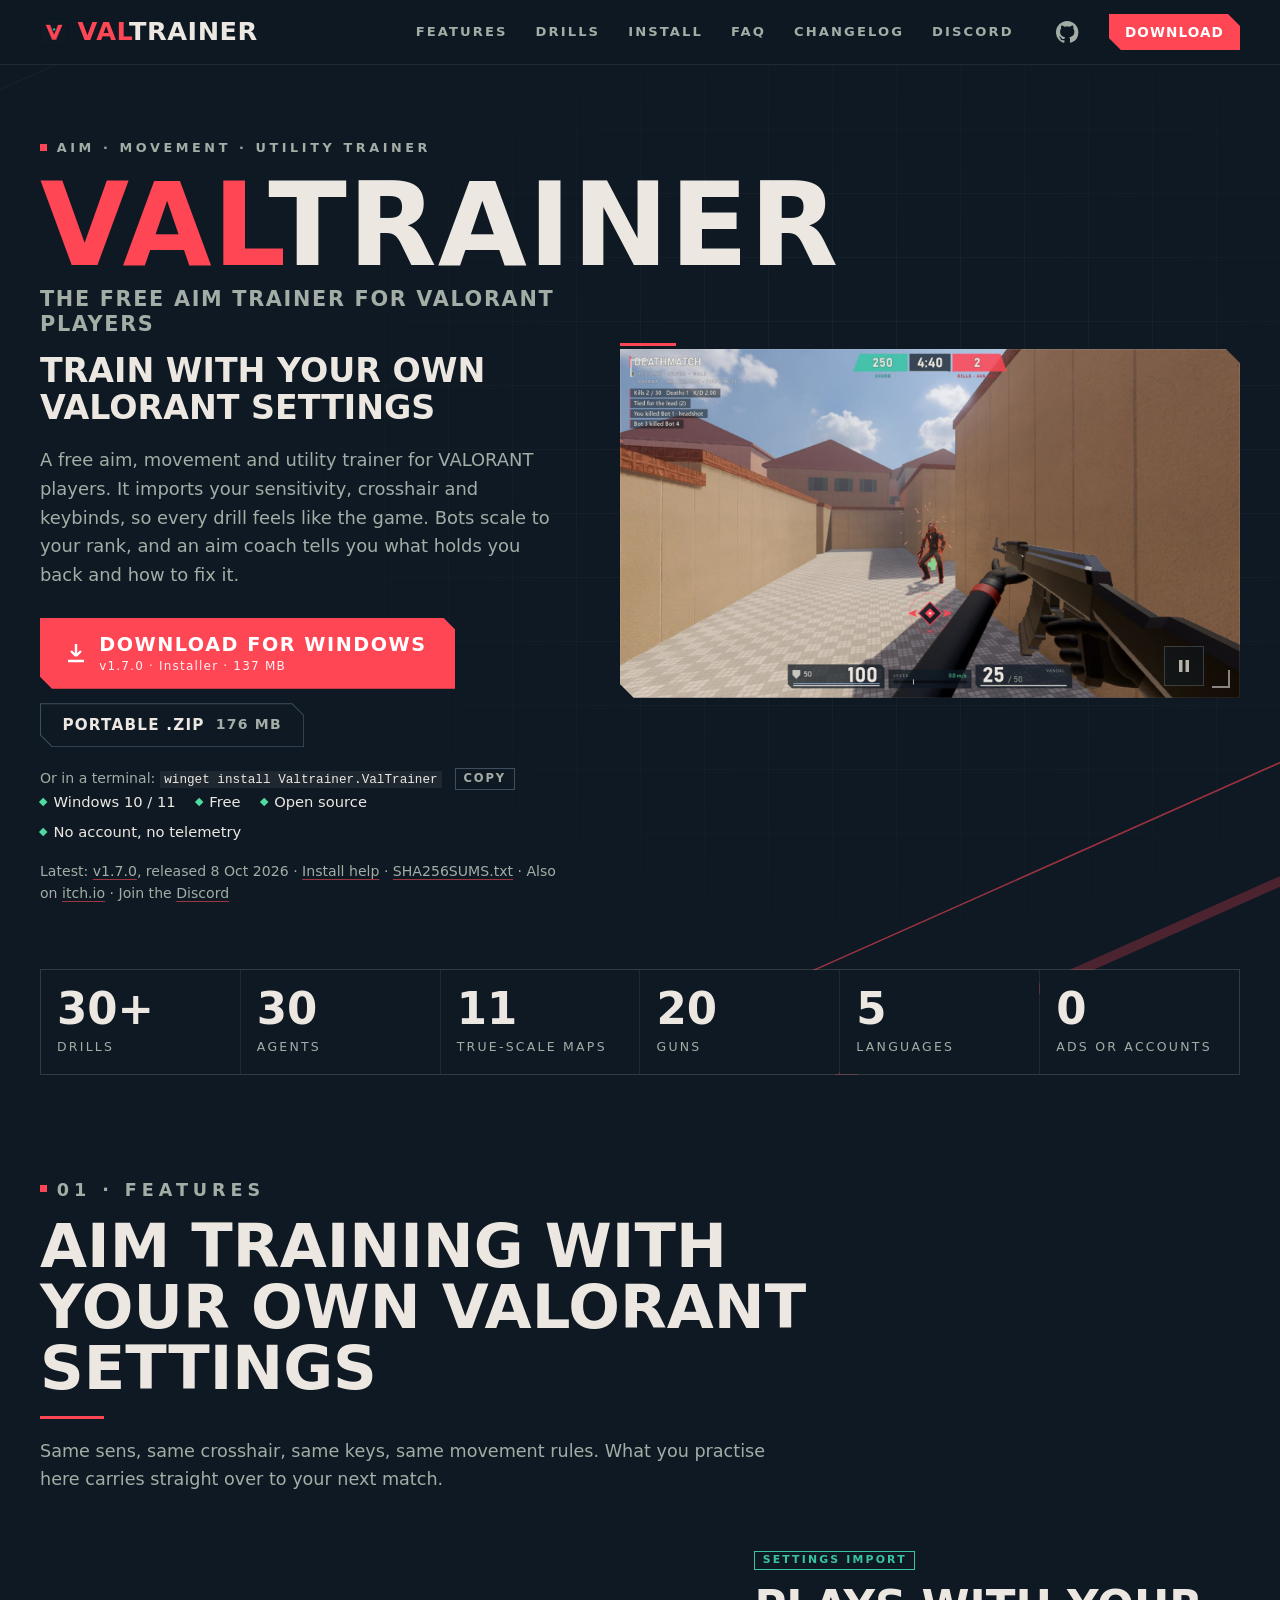
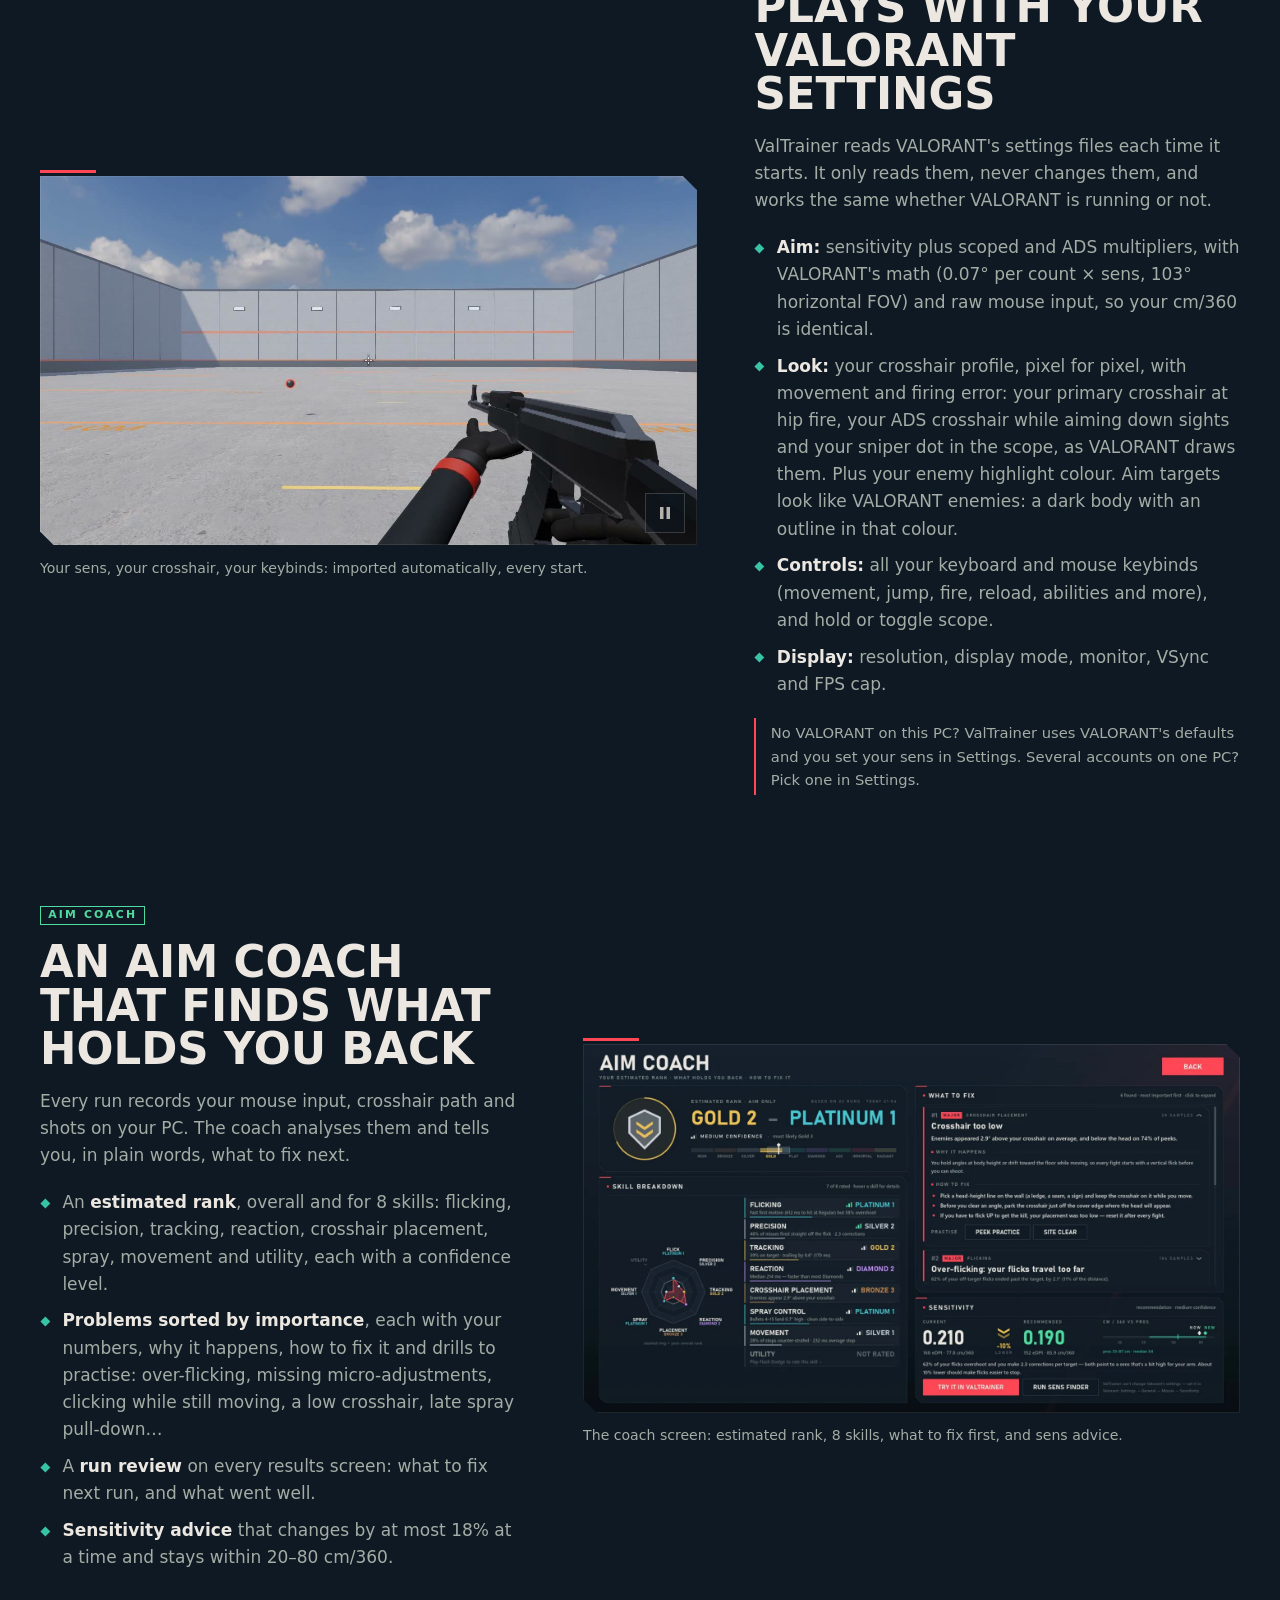
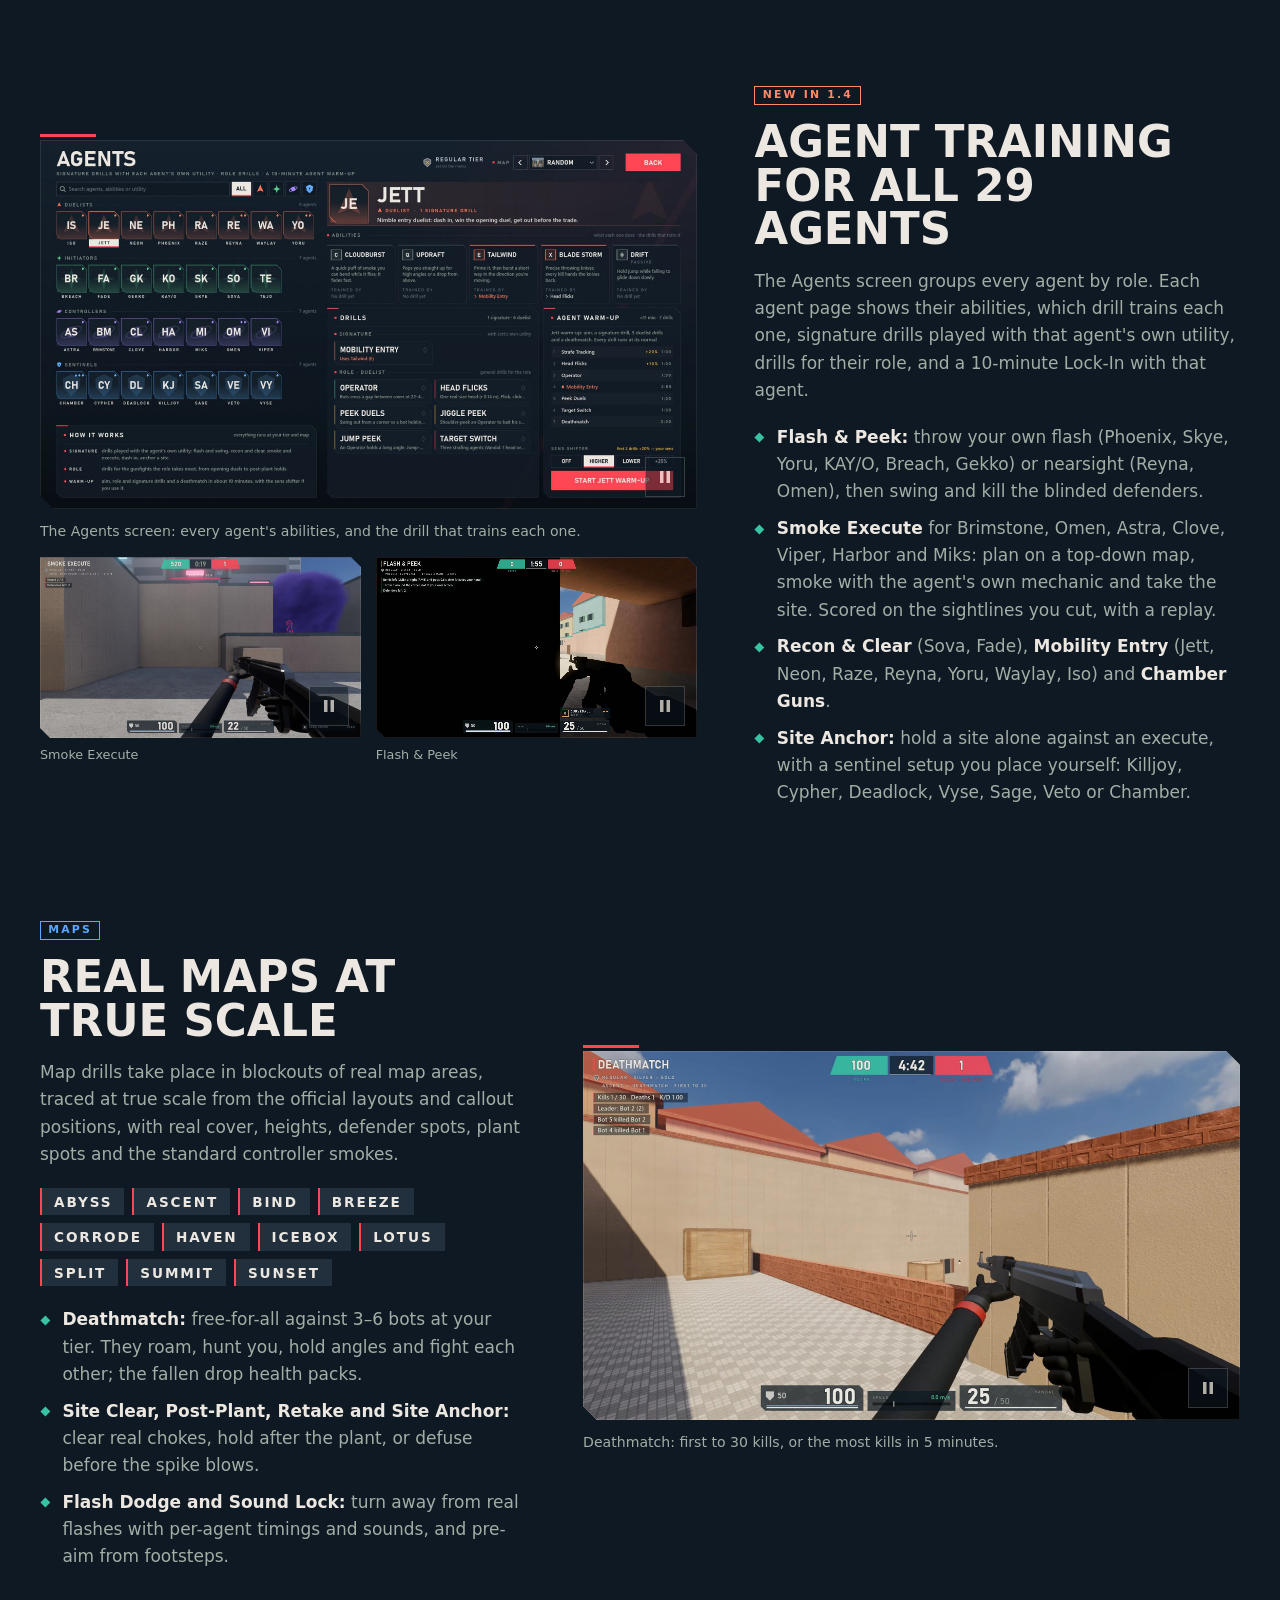
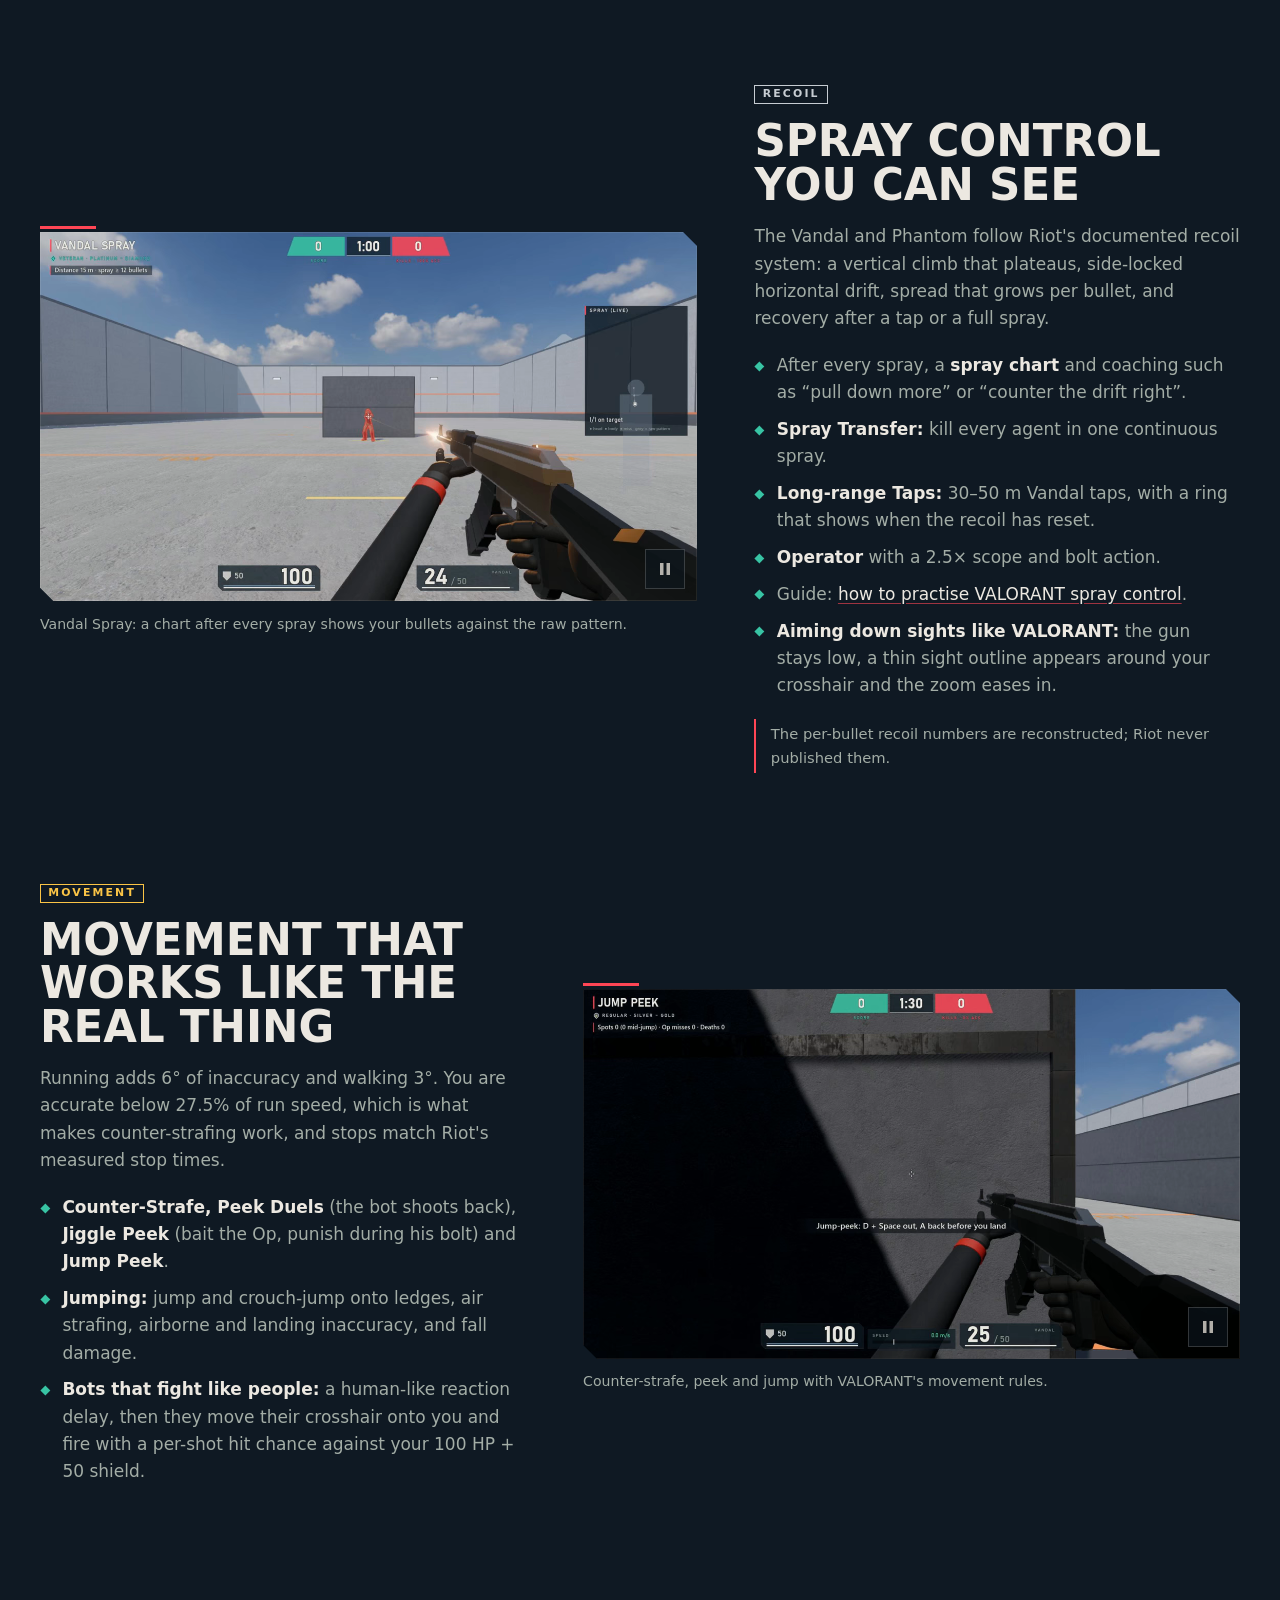
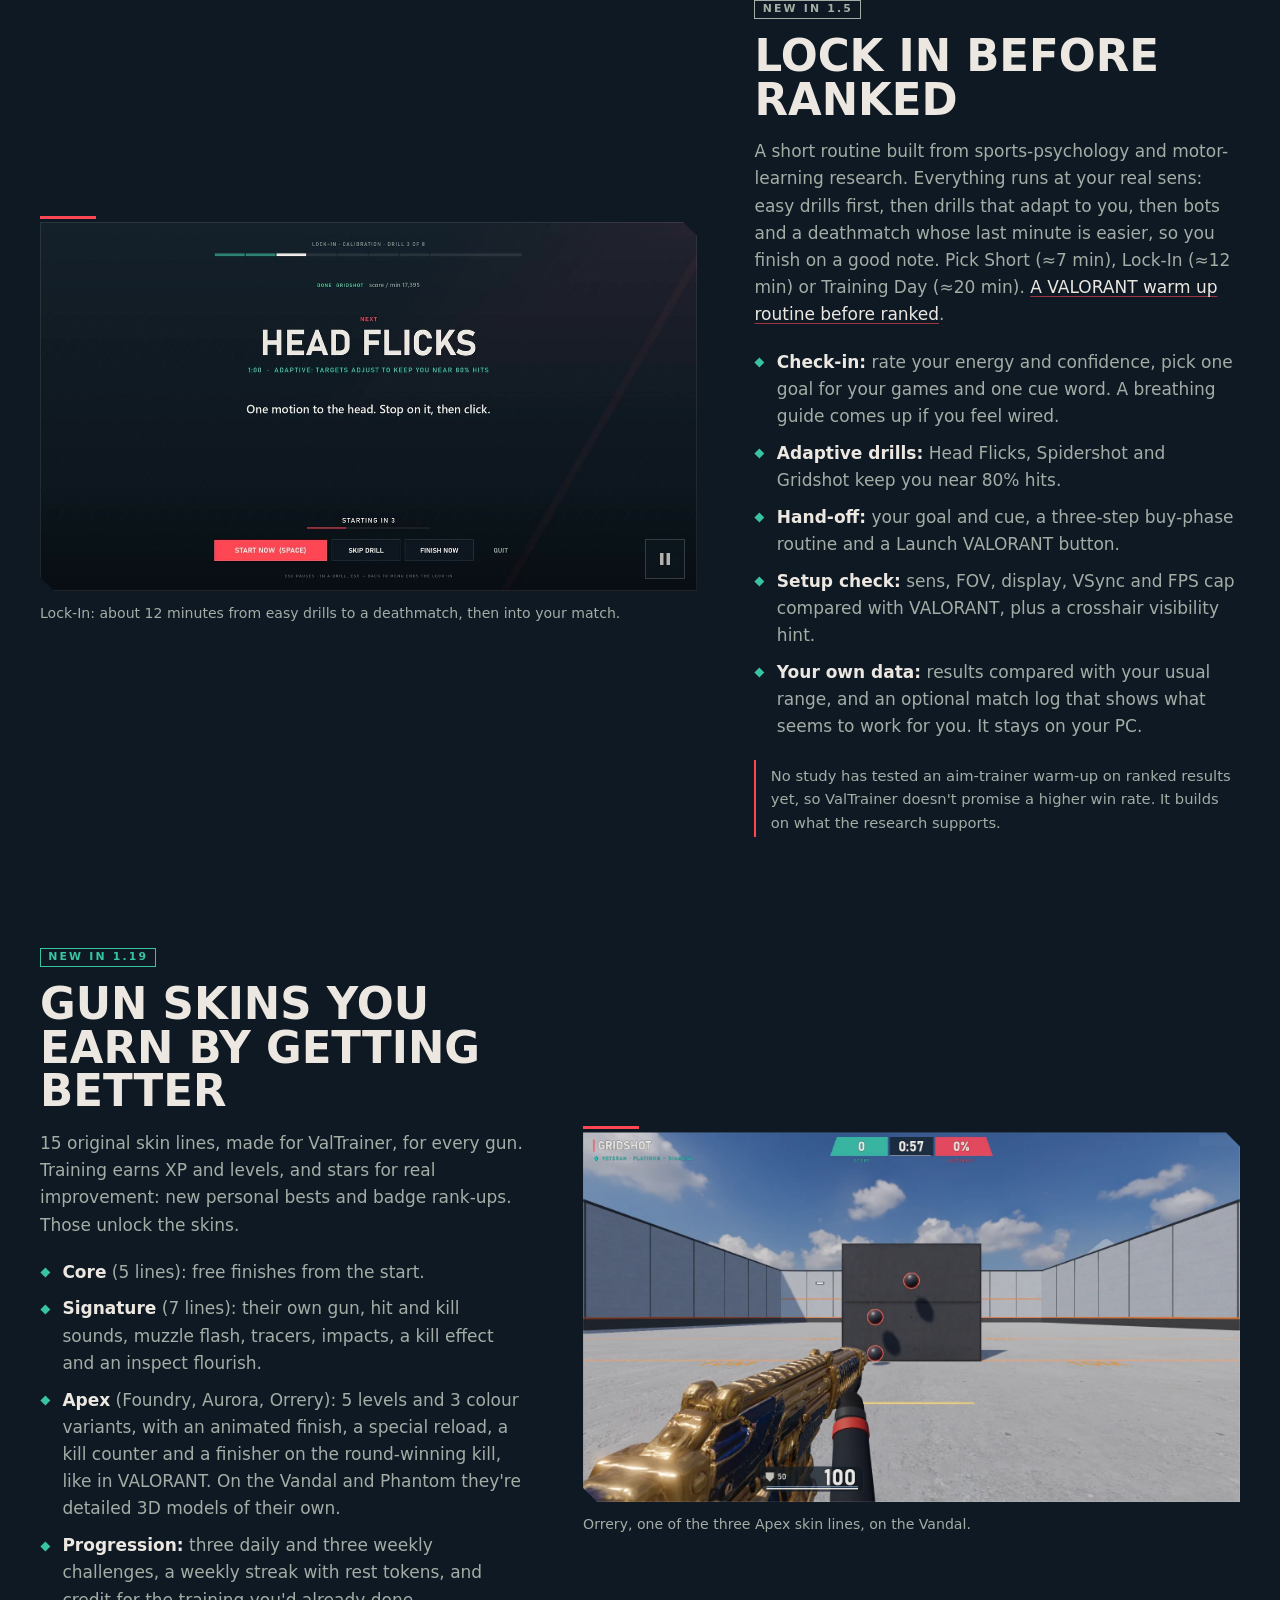
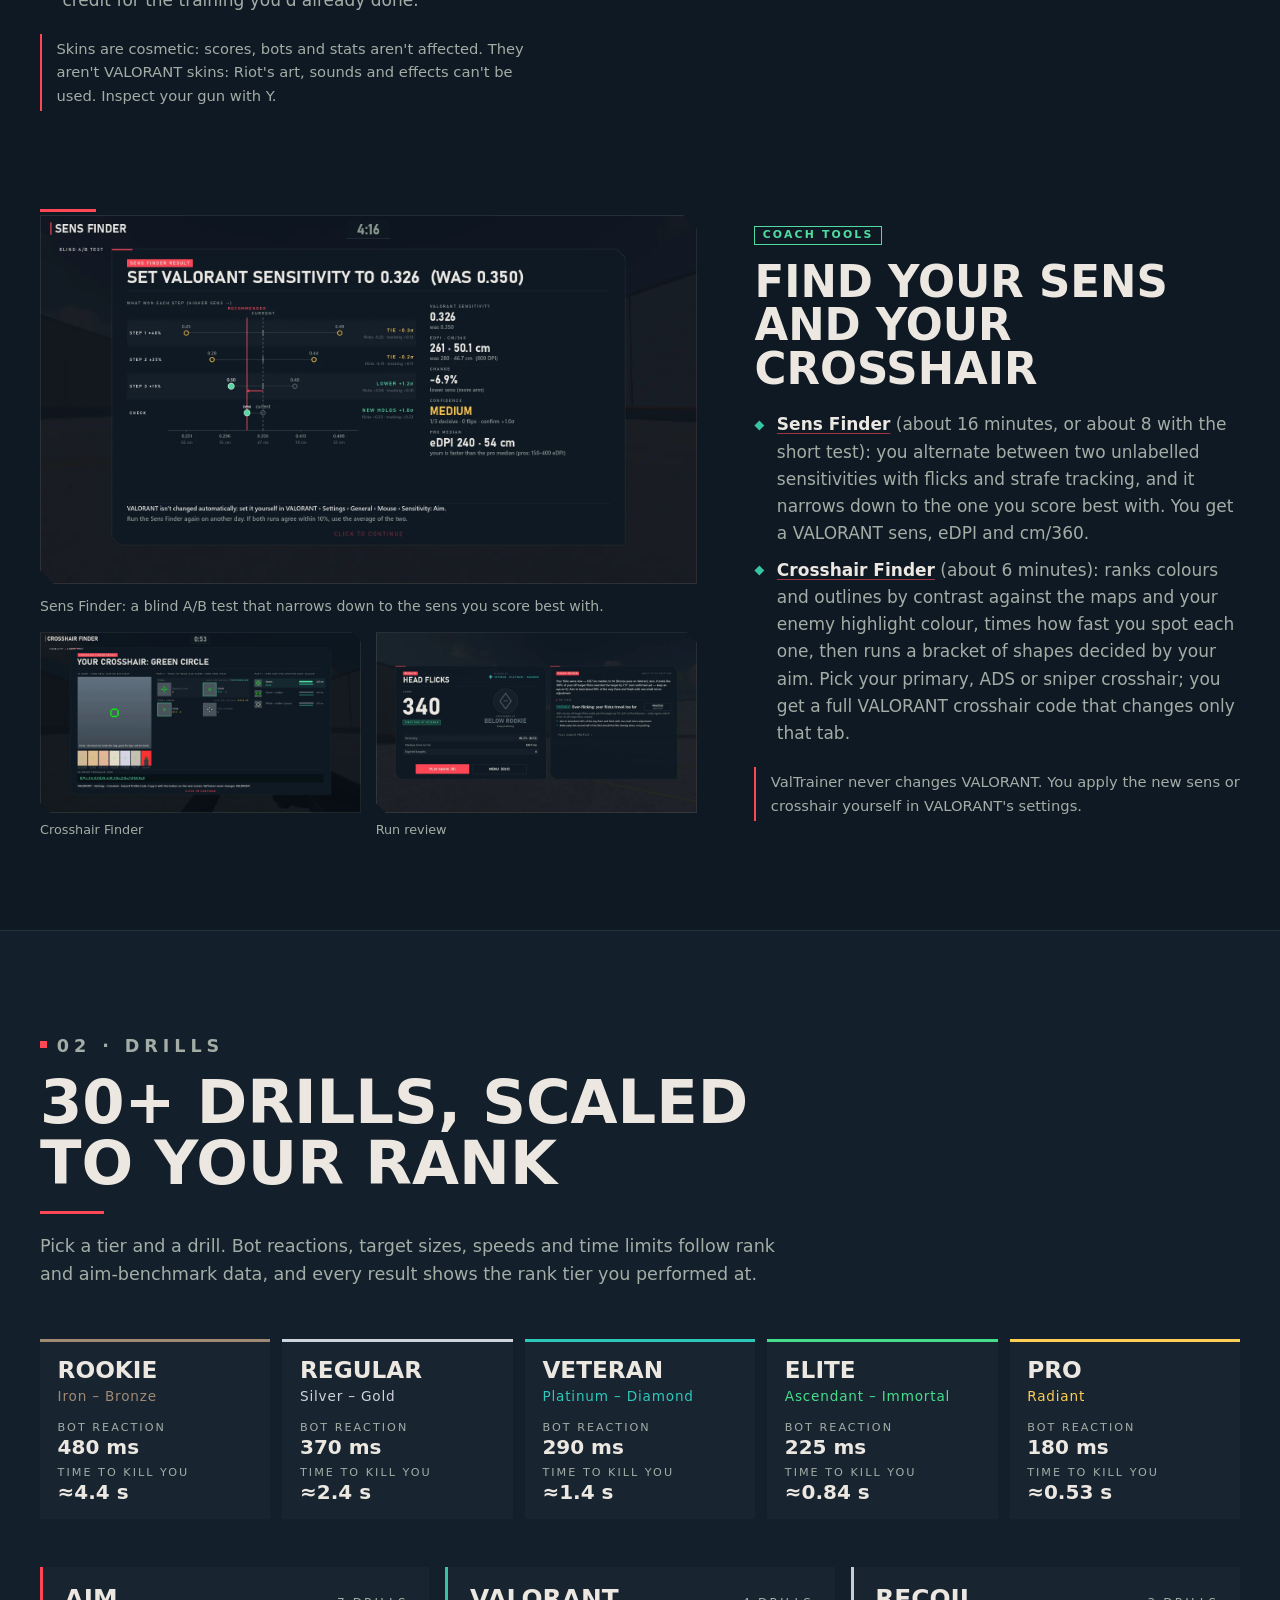
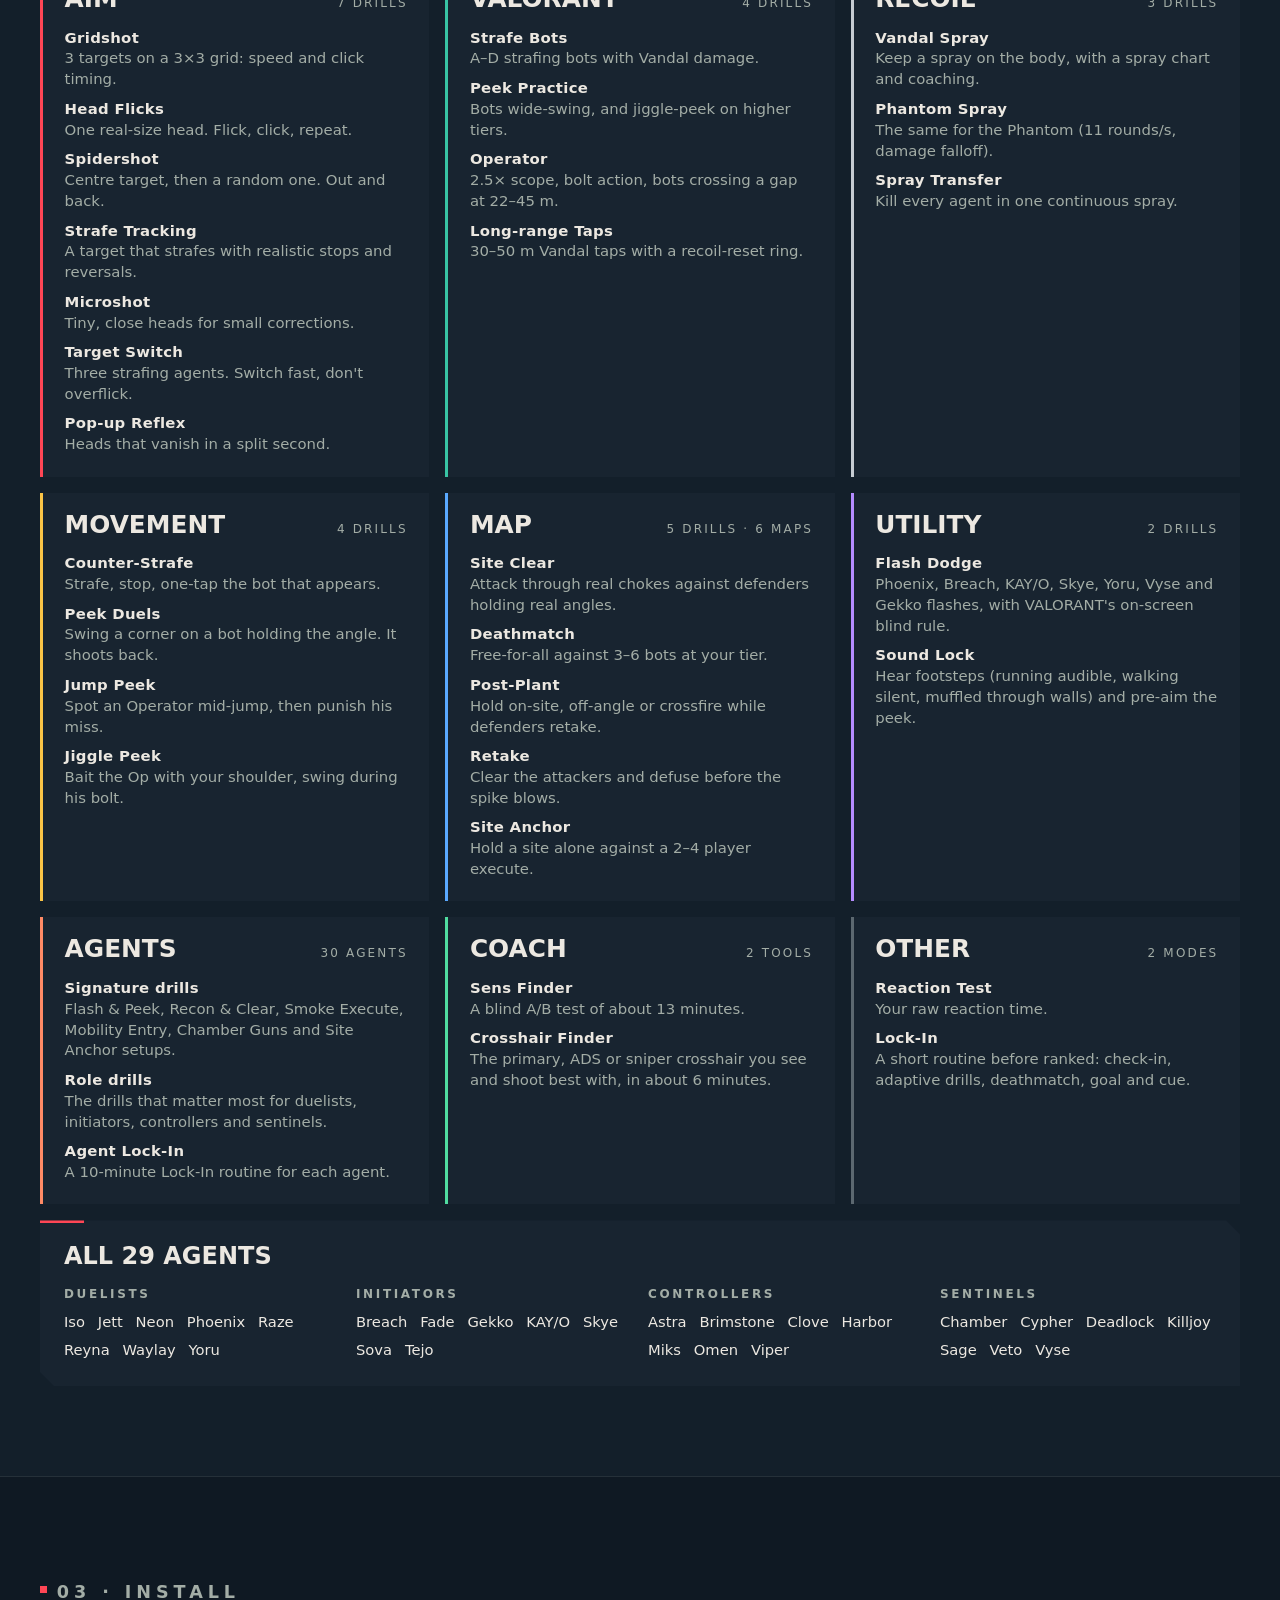
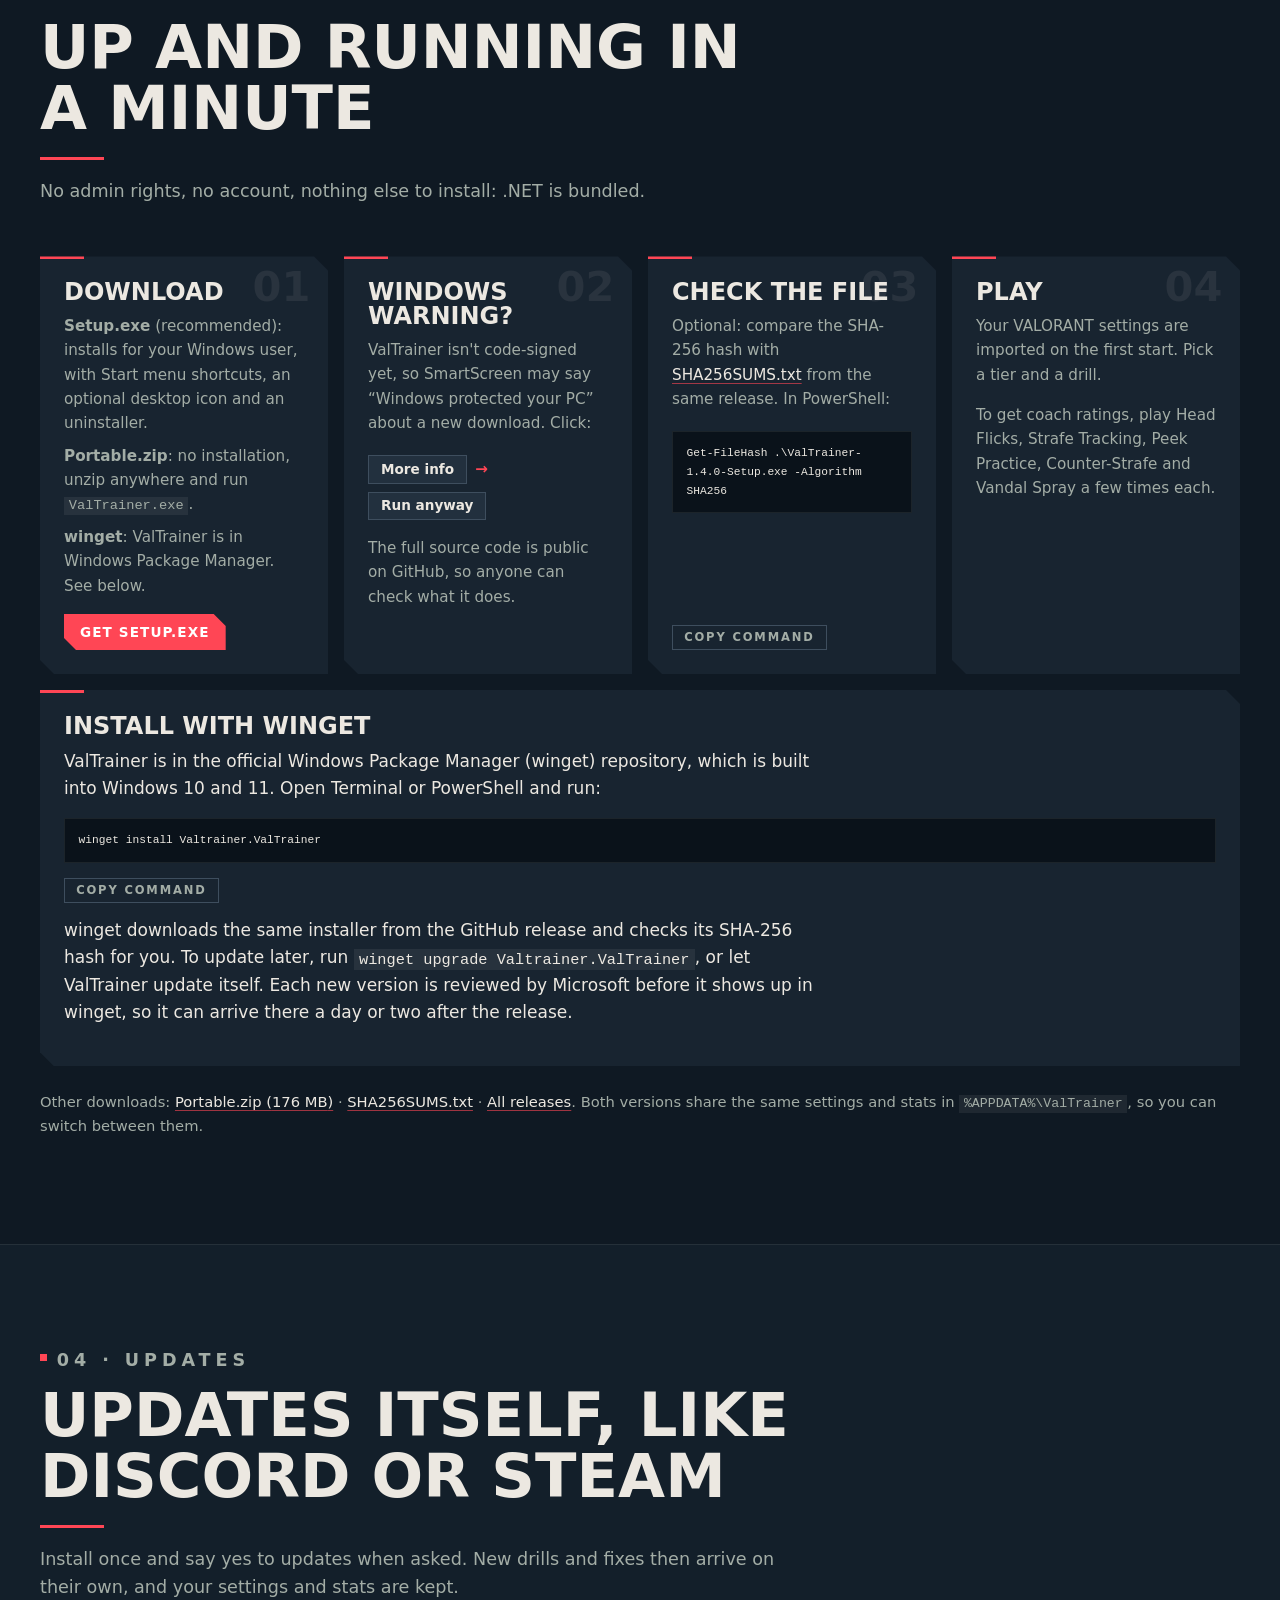
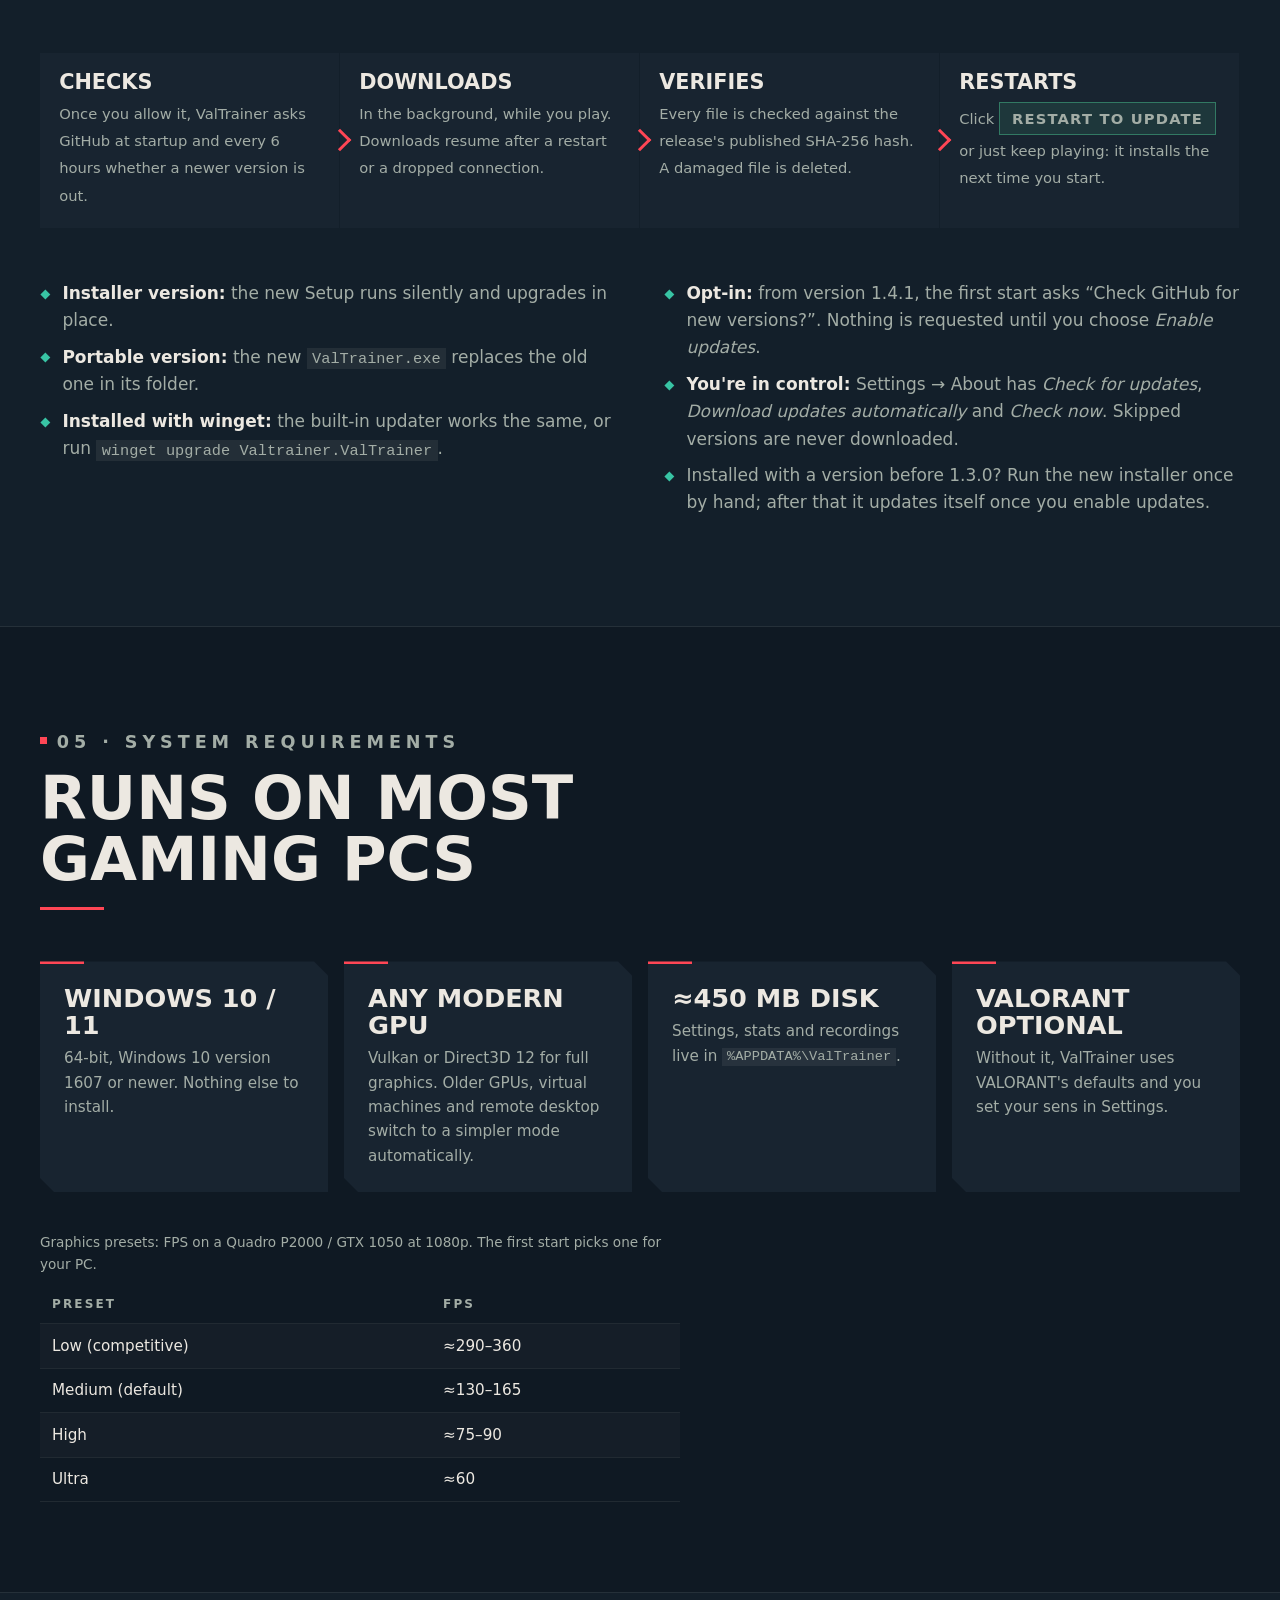
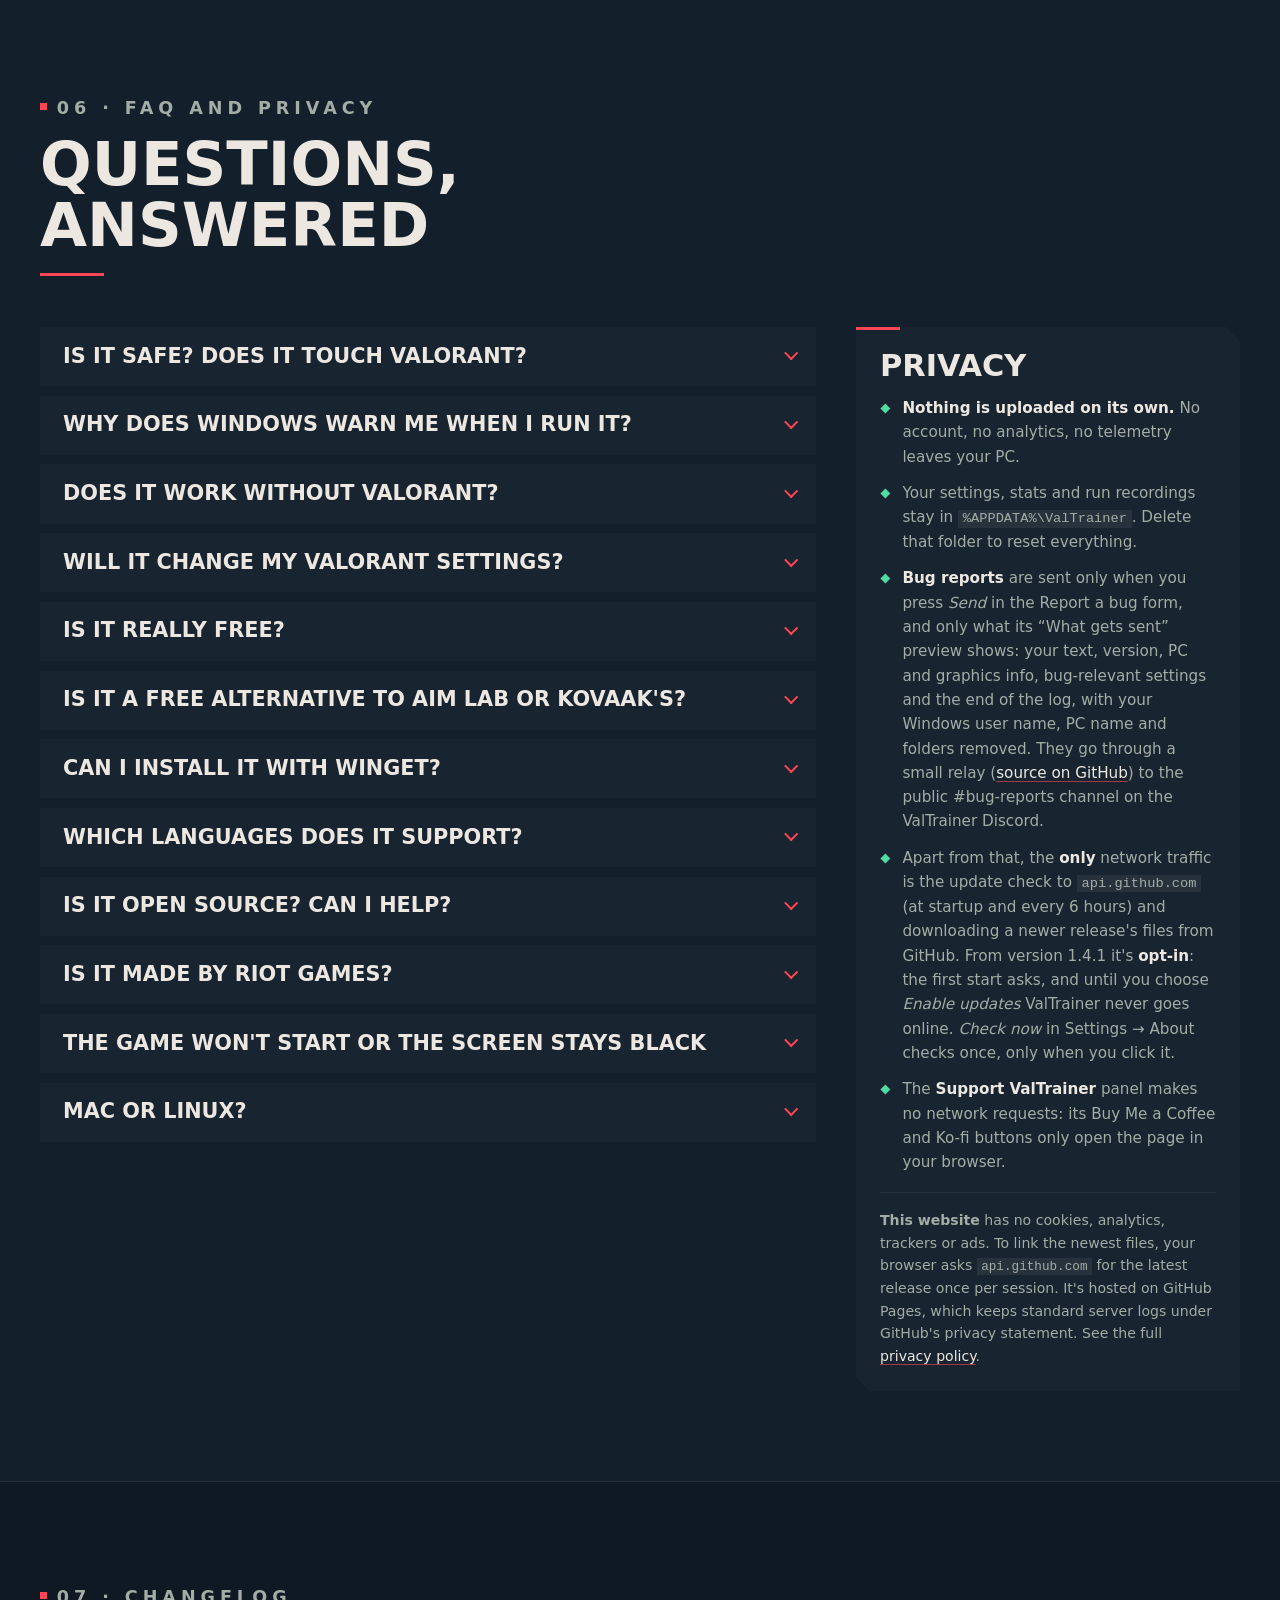
<file: index.html>
<!doctype html>
<html lang="en">
<head>
<meta charset="utf-8">
<meta name="viewport" content="width=device-width, initial-scale=1">
<title>ValTrainer: Free Open-Source Aim Trainer for VALORANT Players</title>
<meta name="description" content="Free, open-source aim trainer that imports your VALORANT sens, crosshair and keybinds. Aim coach, 30+ drills, 30 agents, 11 maps, 20 guns. Windows.">
<link rel="canonical" href="https://valtrainer.github.io/">
<meta name="google-site-verification" content="9Wt3deIg26sEhDqTOvkXWf8LaiPmtsnwnC-KtEmfZUo">
<meta name="msvalidate.01" content="38A9FCDAE9869CF8A3B5E464B8863BAF">
<meta name="theme-color" content="#0f1923">
<meta name="color-scheme" content="dark">
<meta name="referrer" content="strict-origin-when-cross-origin">

<meta property="og:type" content="website">
<meta property="og:site_name" content="ValTrainer">
<meta property="og:title" content="ValTrainer: Free Open-Source Aim Trainer for VALORANT Players">
<meta property="og:description" content="Train with your own VALORANT sens, crosshair and keybinds. Aim coach, 30+ drills, all 30 agents, 11 true-scale maps, Deathmatch, spray control for 20 guns, gun skins and a Lock-In warm-up. Free and open source for Windows 10/11.">
<meta property="og:url" content="https://valtrainer.github.io/">
<meta property="og:image" content="https://valtrainer.github.io/media/og-image.jpg">
<meta property="og:image:width" content="1200">
<meta property="og:image:height" content="630">
<meta property="og:image:alt" content="ValTrainer, a free VALORANT-style aim trainer">
<meta name="twitter:card" content="summary_large_image">
<meta name="twitter:title" content="ValTrainer: Free Open-Source Aim Trainer for VALORANT Players">
<meta name="twitter:description" content="Train with your own VALORANT sens, crosshair and keybinds. Aim coach, 30+ drills, all 30 agents, 11 true-scale maps, Deathmatch, spray control for 20 guns, gun skins and a Lock-In warm-up. Free and open source for Windows 10/11.">
<meta name="twitter:image" content="https://valtrainer.github.io/media/og-image.jpg">

<link rel="icon" href="favicon.ico" sizes="48x48">
<link rel="icon" href="favicon.png" type="image/png" sizes="192x192">
<link rel="apple-touch-icon" href="apple-touch-icon.png">
<link rel="preload" as="image" href="media/hero.jpg" fetchpriority="high">
<link rel="stylesheet" href="css/style.css">
<script>
  /* Runs before any image loads: marks JS support and swaps a missing image for its fallback. */
  document.documentElement.className += " js";
  document.addEventListener("error", function (e) {
    var img = e.target;
    if (!img || img.tagName !== "IMG") return;
    var list = (img.getAttribute("data-fallback") || "").trim();
    if (!list) return;
    var parts = list.split(/\s+/), next = parts.shift();
    img.setAttribute("data-fallback", parts.join(" "));
    if (next === "hide") {
      var box = img.closest("figure");
      if (box) box.classList.add("is-hidden");
      return;
    }
    img.src = next;
  }, true);
</script>
<script src="js/main.js" defer></script>
<script type="application/ld+json">
{
  "@context": "https://schema.org",
  "@graph": [
    {
      "@type": "WebSite",
      "@id": "https://valtrainer.github.io/#website",
      "url": "https://valtrainer.github.io/",
      "name": "ValTrainer",
      "inLanguage": "en"
    },
    {
      "@type": "Person",
      "@id": "https://valtrainer.github.io/#author",
      "name": "idoraz1",
      "url": "https://github.com/idoraz1"
    },
    {
      "@type": ["SoftwareApplication", "VideoGame"],
      "@id": "https://valtrainer.github.io/#app",
      "name": "ValTrainer",
      "description": "A free, open-source aim, movement and utility trainer for VALORANT players. It imports your VALORANT sensitivity, crosshair and keybinds, and has an aim coach, 30+ drills, all 30 agents' abilities, 11 true-scale maps, Deathmatch bots and spray control for 20 guns.",
      "applicationCategory": "GameApplication",
      "genre": "Aim trainer",
      "gamePlatform": "PC",
      "operatingSystem": "Windows 10, Windows 11",
      "url": "https://valtrainer.github.io/",
      "downloadUrl": "https://github.com/idoraz1/ValTrainer/releases/latest",
      "installUrl": "https://valtrainer.github.io/#winget",
      "softwareVersion": "1.21.0",
      "datePublished": "2026-10-02",
      "dateModified": "2026-11-19",
      "inLanguage": ["en", "fr", "es", "pt-BR", "de"],
      "license": "https://www.gnu.org/licenses/gpl-3.0.html",
      "isAccessibleForFree": true,
      "offers": { "@type": "Offer", "price": "0", "priceCurrency": "USD" },
      "author": { "@id": "https://valtrainer.github.io/#author" },
      "codeRepository": "https://github.com/idoraz1/ValTrainer",
      "screenshot": [
        "https://valtrainer.github.io/media/hero.jpg",
        "https://valtrainer.github.io/media/shot-skins.jpg"
      ],
      "featureList": [
        "Imports your VALORANT sensitivity, crosshair and keybinds",
        "Aim coach with a rank estimate and what to fix first",
        "30+ drills scaled from Iron to Radiant",
        "Ability drills for all 30 agents",
        "Deathmatch and map drills on 11 true-scale maps",
        "Directional footsteps you can locate by ear",
        "Spray control for all 20 guns",
        "Sens Finder (blind A/B test) and Crosshair Finder",
        "Lock-In warm-up before ranked",
        "Gun skins earned through progression",
        "English, French, Spanish, Portuguese (Brazil) and German"
      ],
      "sameAs": [
        "https://github.com/idoraz1/ValTrainer",
        "https://idoraz1.itch.io/valtrainer",
        "https://discord.gg/Y6UKUX89C8",
        "https://github.com/microsoft/winget-pkgs/tree/master/manifests/v/Valtrainer/ValTrainer"
      ]
    }
  ]
}
</script>
</head>
<body>
<a class="skip" href="#main">Skip to content</a>

<header class="site-header">
  <div class="wrap">
    <a class="brand" href="#top" aria-label="ValTrainer, back to top">
      <img src="favicon-32.png" alt="" width="32" height="32">
      <span><b>VAL</b>TRAINER</span>
    </a>
    <nav class="site-nav" aria-label="Main">
      <ul>
        <li><a href="#features">Features</a></li>
        <li><a href="#drills">Drills</a></li>
        <li><a href="#install">Install</a></li>
        <li><a href="#faq">FAQ</a></li>
        <li><a href="#changelog">Changelog</a></li>
        <li><a href="https://discord.gg/Y6UKUX89C8">Discord</a></li>
      </ul>
    </nav>
    <a class="gh-link" href="https://github.com/idoraz1/ValTrainer" aria-label="ValTrainer on GitHub">
      <svg viewBox="0 0 16 16" fill="currentColor" aria-hidden="true"><path d="M8 0C3.58 0 0 3.58 0 8c0 3.54 2.29 6.53 5.47 7.59.4.07.55-.17.55-.38 0-.19-.01-.82-.01-1.49-2.01.37-2.53-.49-2.69-.94-.09-.23-.48-.94-.82-1.13-.28-.15-.68-.52-.01-.53.63-.01 1.08.58 1.23.82.72 1.21 1.87.87 2.33.66.07-.52.28-.87.51-1.07-1.78-.2-3.64-.89-3.64-3.95 0-.87.31-1.59.82-2.15-.08-.2-.36-1.02.08-2.12 0 0 .67-.21 2.2.82.64-.18 1.32-.27 2-.27.68 0 1.36.09 2 .27 1.53-1.04 2.2-.82 2.2-.82.44 1.1.16 1.92.08 2.12.51.56.82 1.27.82 2.15 0 3.07-1.87 3.75-3.65 3.95.29.25.54.73.54 1.48 0 1.07-.01 1.93-.01 2.2 0 .21.15.46.55.38A8.013 8.013 0 0 0 16 8c0-4.42-3.58-8-8-8z"/></svg>
    </a>
    <a class="btn btn-primary btn-sm" data-dl="setup" href="https://github.com/idoraz1/ValTrainer/releases/latest">Download</a>
  </div>
</header>

<main id="main">

<!-- ================= HERO ================= -->
<section class="hero" id="top" aria-labelledby="hero-title">
  <div class="hero-bg" aria-hidden="true">
    <span class="slash slash-1"></span><span class="slash slash-2"></span><span class="slash slash-3"></span>
  </div>
  <div class="wrap">
    <div class="hero-grid">
      <div class="hero-copy">
        <p class="kicker hero-eyebrow">Aim · Movement · Utility trainer</p>
        <h1 id="hero-title"><span class="red">Val</span>Trainer<span class="h1-sub">The free aim trainer for VALORANT players</span></h1>
        <p class="tagline">Train with your own VALORANT settings</p>
        <p class="lead">A free aim, movement and utility trainer for VALORANT players. It imports your sensitivity,
          crosshair and keybinds, so every drill feels like the game. Bots scale to your rank, and an aim coach tells
          you what holds you back and how to fix it.</p>
        <div class="cta-row">
          <a class="btn btn-primary btn-lg" data-dl="setup" href="https://github.com/idoraz1/ValTrainer/releases/latest">
            <svg viewBox="0 0 24 24" fill="none" stroke="currentColor" stroke-width="2.4" aria-hidden="true"><path d="M12 3v12m0 0-5-5m5 5 5-5M4 20h16"/></svg>
            <span class="btn-text">Download for Windows
              <small><span data-version-label>v1.7.0</span> · Installer · <span data-size="setup">137 MB</span></small></span>
          </a>
          <a class="btn btn-ghost" data-dl="portable" href="https://github.com/idoraz1/ValTrainer/releases/latest">
            Portable .zip <span class="sr-only">(</span><span class="dim small" data-size="portable">176 MB</span><span class="sr-only">)</span>
          </a>
        </div>
        <p class="winget-line">Or in a terminal: <code id="winget-hero">winget install Valtrainer.ValTrainer</code>
          <button class="copy-btn copy-inline" type="button" data-copy="winget-hero">Copy</button></p>
        <ul class="facts">
          <li>Windows 10 / 11</li>
          <li>Free</li>
          <li>Open source</li>
          <li>No account, no telemetry</li>
        </ul>
        <p class="release-line">Latest: <a data-release-link href="https://github.com/idoraz1/ValTrainer/releases/latest"><span data-version-label>v1.7.0</span></a>,
          released <time data-date datetime="2026-10-08">8 Oct 2026</time> ·
          <a href="#install">Install help</a> ·
          <a data-dl="sums" href="https://github.com/idoraz1/ValTrainer/releases/latest">SHA256SUMS.txt</a> ·
          Also on <a href="https://idoraz1.itch.io/valtrainer">itch.io</a> · Join the <a href="https://discord.gg/Y6UKUX89C8">Discord</a></p>
      </div>

      <div class="hero-media">
        <figure class="shot shot-accent">
          <div class="frame" data-webm="media/hero.webm" data-mp4="media/hero.mp4">
            <img src="media/hero.jpg" data-fallback="img/menu.webp" width="1600" height="900" fetchpriority="high"
              alt="ValTrainer in action: flicks, sprays and site takes on true-scale maps, with the VALORANT-style crosshair imported from your settings.">
            <video muted playsinline loop preload="none" aria-hidden="true" tabindex="-1"></video>
            <span class="corner tl" aria-hidden="true"></span><span class="corner br" aria-hidden="true"></span>
          </div>
        </figure>
      </div>
    </div>

    <ul class="stats" aria-label="ValTrainer in numbers">
      <li><b>30+</b><span>Drills</span></li>
      <li><b>30</b><span>Agents</span></li>
      <li><b>11</b><span>True-scale maps</span></li>
      <li><b>20</b><span>Guns</span></li>
      <li><b>5</b><span>Languages</span></li>
      <li><b>0</b><span>Ads or accounts</span></li>
    </ul>
  </div>
</section>

<!-- ================= FEATURES ================= -->
<section class="section" id="features" aria-labelledby="features-title">
  <div class="wrap">
    <header class="sec-head reveal">
      <p class="kicker">01 · Features</p>
      <h2 id="features-title">Aim training with your own VALORANT settings</h2>
      <p>Same sens, same crosshair, same keys, same movement rules. What you practise here carries straight over to your next match.</p>
    </header>

    <div class="features">

      <article class="feature reveal">
        <div class="feature-media">
          <figure class="shot shot-accent">
            <div class="frame" data-webm="media/clip-flicks.webm" data-mp4="media/clip-flicks.mp4">
              <img src="media/clip-flicks.jpg" data-fallback="img/menu.webp" width="1600" height="900" loading="lazy" decoding="async"
                alt="Head flicks with the player's own imported VALORANT crosshair and sensitivity.">
              <video muted playsinline loop preload="none" aria-hidden="true" tabindex="-1"></video>
            </div>
            <figcaption>Your sens, your crosshair, your keybinds: imported automatically, every start.</figcaption>
          </figure>
        </div>
        <div class="feature-text">
          <span class="tag tag-valorant">Settings import</span>
          <h3>Plays with your VALORANT settings</h3>
          <p>ValTrainer reads VALORANT's settings files each time it starts. It only reads them, never changes them, and
            works the same whether VALORANT is running or not.</p>
          <ul class="ticks">
            <li><b>Aim:</b> sensitivity plus scoped and ADS multipliers, with VALORANT's math (0.07° per count × sens,
              103° horizontal FOV) and raw mouse input, so your cm/360 is identical.</li>
            <li><b>Look:</b> your crosshair profile, pixel for pixel, with movement and firing error: your primary crosshair at hip fire, your ADS crosshair while aiming down sights and your sniper dot in the scope, as VALORANT draws them. Plus your enemy highlight colour. Aim targets look like VALORANT enemies: a dark body with an outline in that colour.</li>
            <li><b>Controls:</b> all your keyboard and mouse keybinds (movement, jump, fire, reload, abilities and more), and hold or toggle scope.</li>
            <li><b>Display:</b> resolution, display mode, monitor, VSync and FPS cap.</li>
          </ul>
          <p class="note">No VALORANT on this PC? ValTrainer uses VALORANT's defaults and you set your sens in Settings.
            Several accounts on one PC? Pick one in Settings.</p>
        </div>
      </article>

      <article class="feature reveal">
        <div class="feature-media">
          <figure class="shot shot-accent">
            <div class="frame">
              <img src="media/shot-coach.webp" data-fallback="media/shot-coach.jpg img/coach.webp" width="1600" height="900" loading="lazy" decoding="async"
                alt="The aim coach screen: an estimated rank, eight skill ratings, problems to fix first and sensitivity advice.">
            </div>
            <figcaption>The coach screen: estimated rank, 8 skills, what to fix first, and sens advice.</figcaption>
          </figure>
        </div>
        <div class="feature-text">
          <span class="tag tag-coach">Aim coach</span>
          <h3>An aim coach that finds what holds you back</h3>
          <p>Every run records your mouse input, crosshair path and shots on your PC. The coach analyses them and tells
            you, in plain words, what to fix next.</p>
          <ul class="ticks">
            <li>An <b>estimated rank</b>, overall and for 8 skills: flicking, precision, tracking, reaction, crosshair
              placement, spray, movement and utility, each with a confidence level.</li>
            <li><b>Problems sorted by importance</b>, each with your numbers, why it happens, how to fix it and drills
              to practise: over-flicking, missing micro-adjustments, clicking while still moving, a low crosshair, late spray pull-down…</li>
            <li>A <b>run review</b> on every results screen: what to fix next run, and what went well.</li>
            <li><b>Sensitivity advice</b> that changes by at most 18% at a time and stays within 20–80 cm/360.</li>
          </ul>
        </div>
      </article>

      <article class="feature reveal">
        <div class="feature-media">
          <figure class="shot shot-accent">
            <div class="frame" data-webm="media/clip-agents.webm" data-mp4="media/clip-agents.mp4">
              <img src="media/clip-agents.jpg" data-fallback="media/shot-agents.webp img/results-review.webp" width="1600" height="900" loading="lazy" decoding="async"
                alt="The Agents screen with all 30 agents grouped by role, and an agent drill played with that agent's own abilities.">
              <video muted playsinline loop preload="none" aria-hidden="true" tabindex="-1"></video>
            </div>
            <figcaption>The Agents screen: every agent's abilities, and the drill that trains each one.</figcaption>
          </figure>
          <div class="mini-shots">
            <figure class="shot">
              <div class="frame" data-webm="media/clip-smokes.webm" data-mp4="media/clip-smokes.mp4">
                <img src="media/clip-smokes.jpg" data-fallback="hide" width="1600" height="900" loading="lazy" decoding="async"
                  alt="Smoke Execute: placing controller smokes on a site, then taking it.">
                <video muted playsinline loop preload="none" aria-hidden="true" tabindex="-1"></video>
              </div>
              <figcaption>Smoke Execute</figcaption>
            </figure>
            <figure class="shot">
              <div class="frame" data-webm="media/clip-flash.webm" data-mp4="media/clip-flash.mp4">
                <img src="media/clip-flash.jpg" data-fallback="hide" width="1600" height="900" loading="lazy" decoding="async"
                  alt="Flash &amp; Peek: throwing a flash, then swinging onto blinded defenders.">
                <video muted playsinline loop preload="none" aria-hidden="true" tabindex="-1"></video>
              </div>
              <figcaption>Flash &amp; Peek</figcaption>
            </figure>
          </div>
        </div>
        <div class="feature-text">
          <span class="tag tag-agents">New in 1.4</span>
          <h3>Agent training for all 29 agents</h3>
          <p>The Agents screen groups every agent by role. Each agent page shows their abilities, which drill trains each
            one, signature drills played with that agent's own utility, drills for their role, and a 10-minute Lock-In with that agent.</p>
          <ul class="ticks">
            <li><b>Flash &amp; Peek:</b> throw your own flash (Phoenix, Skye, Yoru, KAY/O, Breach, Gekko) or nearsight
              (Reyna, Omen), then swing and kill the blinded defenders.</li>
            <li><b>Smoke Execute</b> for Brimstone, Omen, Astra, Clove, Viper, Harbor and Miks: plan on a top-down map,
              smoke with the agent's own mechanic and take the site. Scored on the sightlines you cut, with a replay.</li>
            <li><b>Recon &amp; Clear</b> (Sova, Fade), <b>Mobility Entry</b> (Jett, Neon, Raze, Reyna, Yoru, Waylay, Iso) and <b>Chamber Guns</b>.</li>
            <li><b>Site Anchor:</b> hold a site alone against an execute, with a sentinel setup you place yourself:
              Killjoy, Cypher, Deadlock, Vyse, Sage, Veto or Chamber.</li>
          </ul>
        </div>
      </article>

      <article class="feature reveal">
        <div class="feature-media">
          <figure class="shot shot-accent">
            <div class="frame" data-webm="media/clip-deathmatch.webm" data-mp4="media/clip-deathmatch.mp4">
              <img src="media/clip-deathmatch.jpg" data-fallback="media/shot-maps.webp img/drill-spray.webp" width="1600" height="900" loading="lazy" decoding="async"
                alt="Deathmatch on a true-scale map against bots that roam, hunt and hold angles.">
              <video muted playsinline loop preload="none" aria-hidden="true" tabindex="-1"></video>
            </div>
            <figcaption>Deathmatch: first to 30 kills, or the most kills in 5 minutes.</figcaption>
          </figure>
        </div>
        <div class="feature-text">
          <span class="tag tag-map">Maps</span>
          <h3>Real maps at true scale</h3>
          <p>Map drills take place in blockouts of real map areas, traced at true scale from the official layouts and
            callout positions, with real cover, heights, defender spots, plant spots and the standard controller smokes.</p>
          <ul class="chips" aria-label="Maps">
            <li>Abyss</li><li>Ascent</li><li>Bind</li><li>Breeze</li><li>Corrode</li><li>Haven</li><li>Icebox</li><li>Lotus</li><li>Split</li><li>Summit</li><li>Sunset</li>
          </ul>
          <ul class="ticks">
            <li><b>Deathmatch:</b> free-for-all against 3–6 bots at your tier. They roam, hunt you, hold angles and fight
              each other; the fallen drop health packs.</li>
            <li><b>Site Clear, Post-Plant, Retake and Site Anchor:</b> clear real chokes, hold after the plant, or defuse before the spike blows.</li>
            <li><b>Flash Dodge and Sound Lock:</b> turn away from real flashes with per-agent timings and sounds, and pre-aim from footsteps.</li>
          </ul>
        </div>
      </article>

      <article class="feature reveal">
        <div class="feature-media">
          <figure class="shot shot-accent">
            <div class="frame" data-webm="media/clip-spray.webm" data-mp4="media/clip-spray.mp4">
              <img src="media/clip-spray.jpg" data-fallback="img/drill-spray.webp" width="1600" height="900" loading="lazy" decoding="async"
                alt="Vandal Spray drill: a spray chart shows the bullets against the target and the raw recoil pattern.">
              <video muted playsinline loop preload="none" aria-hidden="true" tabindex="-1"></video>
            </div>
            <figcaption>Vandal Spray: a chart after every spray shows your bullets against the raw pattern.</figcaption>
          </figure>
        </div>
        <div class="feature-text">
          <span class="tag tag-recoil">Recoil</span>
          <h3>Spray control you can see</h3>
          <p>The Vandal and Phantom follow Riot's documented recoil system: a vertical climb that plateaus, side-locked
            horizontal drift, spread that grows per bullet, and recovery after a tap or a full spray.</p>
          <ul class="ticks">
            <li>After every spray, a <b>spray chart</b> and coaching such as “pull down more” or “counter the drift right”.</li>
            <li><b>Spray Transfer:</b> kill every agent in one continuous spray.</li>
            <li><b>Long-range Taps:</b> 30–50 m Vandal taps, with a ring that shows when the recoil has reset.</li>
            <li><b>Operator</b> with a 2.5× scope and bolt action.</li>
            <li>Guide: <a href="valorant-spray-control.html">how to practise VALORANT spray control</a>.</li>
            <li><b>Aiming down sights like VALORANT:</b> the gun stays low, a thin sight outline appears around your crosshair and the zoom eases in.</li>
          </ul>
          <p class="note">The per-bullet recoil numbers are reconstructed; Riot never published them.</p>
        </div>
      </article>

      <article class="feature reveal">
        <div class="feature-media">
          <figure class="shot shot-accent">
            <div class="frame" data-webm="media/clip-movement.webm" data-mp4="media/clip-movement.mp4">
              <img src="media/clip-movement.jpg" data-fallback="img/results-review.webp" width="1600" height="900" loading="lazy" decoding="async"
                alt="Movement drills: counter-strafing, jiggle peeks and jumps onto ledges.">
              <video muted playsinline loop preload="none" aria-hidden="true" tabindex="-1"></video>
            </div>
            <figcaption>Counter-strafe, peek and jump with VALORANT's movement rules.</figcaption>
          </figure>
        </div>
        <div class="feature-text">
          <span class="tag tag-movement">Movement</span>
          <h3>Movement that works like the real thing</h3>
          <p>Running adds 6° of inaccuracy and walking 3°. You are accurate below 27.5% of run speed, which is what makes
            counter-strafing work, and stops match Riot's measured stop times.</p>
          <ul class="ticks">
            <li><b>Counter-Strafe, Peek Duels</b> (the bot shoots back), <b>Jiggle Peek</b> (bait the Op, punish during
              his bolt) and <b>Jump Peek</b>.</li>
            <li><b>Jumping:</b> jump and crouch-jump onto ledges, air strafing, airborne and landing inaccuracy, and fall damage.</li>
            <li><b>Bots that fight like people:</b> a human-like reaction delay, then they move their crosshair onto you
              and fire with a per-shot hit chance against your 100 HP + 50 shield.</li>
          </ul>
        </div>
      </article>

      <article class="feature reveal">
        <div class="feature-media">
          <figure class="shot shot-accent">
            <div class="frame" data-webm="media/clip-lockin.webm" data-mp4="media/clip-lockin.mp4">
              <img src="media/clip-lockin.jpg" data-fallback="img/menu.webp" width="1600" height="900" loading="lazy" decoding="async"
                alt="Lock-In: a card announcing the next drill, then the drill with VALORANT-style targets.">
              <video muted playsinline loop preload="none" aria-hidden="true" tabindex="-1"></video>
            </div>
            <figcaption>Lock-In: about 12 minutes from easy drills to a deathmatch, then into your match.</figcaption>
          </figure>
        </div>
        <div class="feature-text">
          <span class="tag tag-other">New in 1.5</span>
          <h3>Lock in before ranked</h3>
          <p>A short routine built from sports-psychology and motor-learning research. Everything runs at your real sens:
            easy drills first, then drills that adapt to you, then bots and a deathmatch whose last minute is easier, so
            you finish on a good note. Pick Short (≈7 min), Lock-In (≈12 min) or Training Day (≈20 min).
            <a href="valorant-warm-up.html">A VALORANT warm up routine before ranked</a>.</p>
          <ul class="ticks">
            <li><b>Check-in:</b> rate your energy and confidence, pick one goal for your games and one cue word. A
              breathing guide comes up if you feel wired.</li>
            <li><b>Adaptive drills:</b> Head Flicks, Spidershot and Gridshot keep you near 80% hits.</li>
            <li><b>Hand-off:</b> your goal and cue, a three-step buy-phase routine and a Launch VALORANT button.</li>
            <li><b>Setup check:</b> sens, FOV, display, VSync and FPS cap compared with VALORANT, plus a crosshair
              visibility hint.</li>
            <li><b>Your own data:</b> results compared with your usual range, and an optional match log that shows what
              seems to work for you. It stays on your PC.</li>
          </ul>
          <p class="note">No study has tested an aim-trainer warm-up on ranked results yet, so ValTrainer doesn't promise
            a higher win rate. It builds on what the research supports.</p>
        </div>
      </article>

      <article class="feature reveal">
        <div class="feature-media">
          <figure class="shot shot-accent">
            <div class="frame">
              <img src="media/shot-skins.webp" data-fallback="media/shot-skins.jpg hide" width="1600" height="900" loading="lazy" decoding="async"
                alt="The Orrery Apex skin, gold and deep blue, on the Vandal in Gridshot.">
            </div>
            <figcaption>Orrery, one of the three Apex skin lines, on the Vandal.</figcaption>
          </figure>
        </div>
        <div class="feature-text">
          <span class="tag tag-valorant">New in 1.19</span>
          <h3>Gun skins you earn by getting better</h3>
          <p>15 original skin lines, made for ValTrainer, for every gun. Training earns XP and levels, and stars for real
            improvement: new personal bests and badge rank-ups. Those unlock the skins.</p>
          <ul class="ticks">
            <li><b>Core</b> (5 lines): free finishes from the start.</li>
            <li><b>Signature</b> (7 lines): their own gun, hit and kill sounds, muzzle flash, tracers, impacts, a kill
              effect and an inspect flourish.</li>
            <li><b>Apex</b> (Foundry, Aurora, Orrery): 5 levels and 3 colour variants, with an animated finish, a special
              reload, a kill counter and a finisher on the round-winning kill, like in VALORANT. On the Vandal and Phantom
              they're detailed 3D models of their own.</li>
            <li><b>Progression:</b> three daily and three weekly challenges, a weekly streak with rest tokens, and credit
              for the training you'd already done.</li>
          </ul>
          <p class="note">Skins are cosmetic: scores, bots and stats aren't affected. They aren't VALORANT skins: Riot's art,
            sounds and effects can't be used. Inspect your gun with Y.</p>
        </div>
      </article>

      <article class="feature reveal">
        <div class="feature-media">
          <figure class="shot shot-accent">
            <div class="frame">
              <img src="media/shot-sensfinder.webp" data-fallback="media/shot-sensfinder.jpg img/coach.webp" width="1600" height="900" loading="lazy" decoding="async"
                alt="Sens Finder result: a recommended VALORANT sensitivity, eDPI and cm/360.">
            </div>
            <figcaption>Sens Finder: a blind A/B test that narrows down to the sens you score best with.</figcaption>
          </figure>
          <div class="mini-shots">
            <figure class="shot">
              <div class="frame">
                <img src="media/shot-crosshair.webp" data-fallback="media/shot-crosshair.jpg hide" width="1600" height="900" loading="lazy" decoding="async"
                  alt="Crosshair Finder: a bracket of crosshair shapes decided by your aim.">
              </div>
              <figcaption>Crosshair Finder</figcaption>
            </figure>
            <figure class="shot">
              <div class="frame">
                <img src="media/shot-results.webp" data-fallback="media/shot-results.jpg img/results-review.webp" width="1600" height="900" loading="lazy" decoding="async"
                  alt="Results screen with the coach's review of the run.">
              </div>
              <figcaption>Run review</figcaption>
            </figure>
          </div>
        </div>
        <div class="feature-text">
          <span class="tag tag-coach">Coach tools</span>
          <h3>Find your sens and your crosshair</h3>
          <ul class="ticks">
            <li><b><a href="valorant-sensitivity-finder.html">Sens Finder</a></b> (about 16 minutes, or about 8 with the short test): you alternate between two unlabelled sensitivities with flicks and
              strafe tracking, and it narrows down to the one you score best with. You get a VALORANT sens, eDPI and cm/360.</li>
            <li><b><a href="valorant-crosshair.html">Crosshair Finder</a></b> (about 6 minutes): ranks colours and outlines by contrast against the maps and
              your enemy highlight colour, times how fast you spot each one, then runs a bracket of shapes decided by your
              aim. Pick your primary, ADS or sniper crosshair; you get a full VALORANT crosshair code that changes only
              that tab.</li>
          </ul>
          <p class="note">ValTrainer never changes VALORANT. You apply the new sens or crosshair yourself in VALORANT's settings.</p>
        </div>
      </article>

    </div>
  </div>
</section>

<!-- ================= DRILLS ================= -->
<section class="section section-alt" id="drills" aria-labelledby="drills-title">
  <div class="wrap">
    <header class="sec-head reveal">
      <p class="kicker">02 · Drills</p>
      <h2 id="drills-title">30+ drills, scaled to your rank</h2>
      <p>Pick a tier and a drill. Bot reactions, target sizes, speeds and time limits follow rank and aim-benchmark
        data, and every result shows the rank tier you performed at.</p>
    </header>

    <div class="tiers reveal" role="list" aria-label="Difficulty tiers">
      <div class="tier" role="listitem" style="--tc:#a08a74"><h3>Rookie</h3><p class="ranks">Iron – Bronze</p>
        <dl><div><dt>Bot reaction</dt><dd>480 ms</dd></div><div><dt>Time to kill you</dt><dd>≈4.4 s</dd></div></dl></div>
      <div class="tier" role="listitem" style="--tc:#ced4dc"><h3>Regular</h3><p class="ranks">Silver – Gold</p>
        <dl><div><dt>Bot reaction</dt><dd>370 ms</dd></div><div><dt>Time to kill you</dt><dd>≈2.4 s</dd></div></dl></div>
      <div class="tier" role="listitem" style="--tc:#2ec8ba"><h3>Veteran</h3><p class="ranks">Platinum – Diamond</p>
        <dl><div><dt>Bot reaction</dt><dd>290 ms</dd></div><div><dt>Time to kill you</dt><dd>≈1.4 s</dd></div></dl></div>
      <div class="tier" role="listitem" style="--tc:#46de8c"><h3>Elite</h3><p class="ranks">Ascendant – Immortal</p>
        <dl><div><dt>Bot reaction</dt><dd>225 ms</dd></div><div><dt>Time to kill you</dt><dd>≈0.84 s</dd></div></dl></div>
      <div class="tier" role="listitem" style="--tc:#ffce54"><h3>Pro</h3><p class="ranks">Radiant</p>
        <dl><div><dt>Bot reaction</dt><dd>180 ms</dd></div><div><dt>Time to kill you</dt><dd>≈0.53 s</dd></div></dl></div>
    </div>

    <div class="drills">
      <section class="drill-cat cat-aim reveal" aria-labelledby="cat-aim">
        <header><h3 id="cat-aim">Aim</h3><span class="count">7 drills</span></header>
        <ul>
          <li><b>Gridshot</b>3 targets on a 3×3 grid: speed and click timing.</li>
          <li><b>Head Flicks</b>One real-size head. Flick, click, repeat.</li>
          <li><b>Spidershot</b>Centre target, then a random one. Out and back.</li>
          <li><b>Strafe Tracking</b>A target that strafes with realistic stops and reversals.</li>
          <li><b>Microshot</b>Tiny, close heads for small corrections.</li>
          <li><b>Target Switch</b>Three strafing agents. Switch fast, don't overflick.</li>
          <li><b>Pop-up Reflex</b>Heads that vanish in a split second.</li>
        </ul>
      </section>
      <section class="drill-cat cat-valorant reveal" aria-labelledby="cat-val">
        <header><h3 id="cat-val">VALORANT</h3><span class="count">4 drills</span></header>
        <ul>
          <li><b>Strafe Bots</b>A–D strafing bots with Vandal damage.</li>
          <li><b>Peek Practice</b>Bots wide-swing, and jiggle-peek on higher tiers.</li>
          <li><b>Operator</b>2.5× scope, bolt action, bots crossing a gap at 22–45 m.</li>
          <li><b>Long-range Taps</b>30–50 m Vandal taps with a recoil-reset ring.</li>
        </ul>
      </section>
      <section class="drill-cat cat-recoil reveal" aria-labelledby="cat-recoil">
        <header><h3 id="cat-recoil">Recoil</h3><span class="count">3 drills</span></header>
        <ul>
          <li><b>Vandal Spray</b>Keep a spray on the body, with a spray chart and coaching.</li>
          <li><b>Phantom Spray</b>The same for the Phantom (11 rounds/s, damage falloff).</li>
          <li><b>Spray Transfer</b>Kill every agent in one continuous spray.</li>
        </ul>
      </section>
      <section class="drill-cat cat-movement reveal" aria-labelledby="cat-move">
        <header><h3 id="cat-move">Movement</h3><span class="count">4 drills</span></header>
        <ul>
          <li><b>Counter-Strafe</b>Strafe, stop, one-tap the bot that appears.</li>
          <li><b>Peek Duels</b>Swing a corner on a bot holding the angle. It shoots back.</li>
          <li><b>Jump Peek</b>Spot an Operator mid-jump, then punish his miss.</li>
          <li><b>Jiggle Peek</b>Bait the Op with your shoulder, swing during his bolt.</li>
        </ul>
      </section>
      <section class="drill-cat cat-map reveal" aria-labelledby="cat-map">
        <header><h3 id="cat-map">Map</h3><span class="count">5 drills · 6 maps</span></header>
        <ul>
          <li><b>Site Clear</b>Attack through real chokes against defenders holding real angles.</li>
          <li><b>Deathmatch</b>Free-for-all against 3–6 bots at your tier.</li>
          <li><b>Post-Plant</b>Hold on-site, off-angle or crossfire while defenders retake.</li>
          <li><b>Retake</b>Clear the attackers and defuse before the spike blows.</li>
          <li><b>Site Anchor</b>Hold a site alone against a 2–4 player execute.</li>
        </ul>
      </section>
      <section class="drill-cat cat-utility reveal" aria-labelledby="cat-util">
        <header><h3 id="cat-util">Utility</h3><span class="count">2 drills</span></header>
        <ul>
          <li><b>Flash Dodge</b>Phoenix, Breach, KAY/O, Skye, Yoru, Vyse and Gekko flashes, with VALORANT's on-screen blind rule.</li>
          <li><b>Sound Lock</b>Hear footsteps (running audible, walking silent, muffled through walls) and pre-aim the peek.</li>
        </ul>
      </section>
      <section class="drill-cat cat-agents reveal" aria-labelledby="cat-agents">
        <header><h3 id="cat-agents">Agents</h3><span class="count">30 agents</span></header>
        <ul>
          <li><b>Signature drills</b>Flash &amp; Peek, Recon &amp; Clear, Smoke Execute, Mobility Entry, Chamber Guns and Site Anchor setups.</li>
          <li><b>Role drills</b>The drills that matter most for duelists, initiators, controllers and sentinels.</li>
          <li><b>Agent Lock-In</b>A 10-minute Lock-In routine for each agent.</li>
        </ul>
      </section>
      <section class="drill-cat cat-coach reveal" aria-labelledby="cat-coach">
        <header><h3 id="cat-coach">Coach</h3><span class="count">2 tools</span></header>
        <ul>
          <li><b>Sens Finder</b>A blind A/B test of about 13 minutes.</li>
          <li><b>Crosshair Finder</b>The primary, ADS or sniper crosshair you see and shoot best with, in about 6 minutes.</li>
        </ul>
      </section>
      <section class="drill-cat cat-other reveal" aria-labelledby="cat-other">
        <header><h3 id="cat-other">Other</h3><span class="count">2 modes</span></header>
        <ul>
          <li><b>Reaction Test</b>Your raw reaction time.</li>
          <li><b>Lock-In</b>A short routine before ranked: check-in, adaptive drills, deathmatch, goal and cue.</li>
        </ul>
      </section>
    </div>

    <div class="panel reveal" style="margin-top:1rem">
      <h3>All 29 agents</h3>
      <div class="roster">
        <div><h4>DUELISTS</h4><ul><li>Iso</li><li>Jett</li><li>Neon</li><li>Phoenix</li><li>Raze</li><li>Reyna</li><li>Waylay</li><li>Yoru</li></ul></div>
        <div><h4>INITIATORS</h4><ul><li>Breach</li><li>Fade</li><li>Gekko</li><li>KAY/O</li><li>Skye</li><li>Sova</li><li>Tejo</li></ul></div>
        <div><h4>CONTROLLERS</h4><ul><li>Astra</li><li>Brimstone</li><li>Clove</li><li>Harbor</li><li>Miks</li><li>Omen</li><li>Viper</li></ul></div>
        <div><h4>SENTINELS</h4><ul><li>Chamber</li><li>Cypher</li><li>Deadlock</li><li>Killjoy</li><li>Sage</li><li>Veto</li><li>Vyse</li></ul></div>
      </div>
    </div>
  </div>
</section>

<!-- ================= INSTALL ================= -->
<section class="section" id="install" aria-labelledby="install-title">
  <div class="wrap">
    <header class="sec-head reveal">
      <p class="kicker">03 · Install</p>
      <h2 id="install-title">Up and running in a minute</h2>
      <p>No admin rights, no account, nothing else to install: .NET is bundled.</p>
    </header>

    <ol class="steps">
      <li class="step panel reveal">
        <h3>Download</h3>
        <ul>
          <li><b>Setup.exe</b> (recommended): installs for your Windows user, with Start menu shortcuts, an optional desktop icon and an uninstaller.</li>
          <li><b>Portable.zip</b>: no installation, unzip anywhere and run <code>ValTrainer.exe</code>.</li>
          <li><b>winget</b>: ValTrainer is in Windows Package Manager. See below.</li>
        </ul>
        <a class="btn btn-primary btn-sm" data-dl="setup" href="https://github.com/idoraz1/ValTrainer/releases/latest">Get Setup.exe</a>
      </li>
      <li class="step panel reveal">
        <h3>Windows warning?</h3>
        <p>ValTrainer isn't code-signed yet, so SmartScreen may say “Windows protected your PC” about a new download. Click:</p>
        <p class="keys"><span class="key">More info</span><span class="key-arrow" aria-label="then">→</span><span class="key">Run anyway</span></p>
        <p>The full source code is public on GitHub, so anyone can check what it does.</p>
      </li>
      <li class="step panel reveal">
        <h3>Check the file</h3>
        <p>Optional: compare the SHA-256 hash with <a data-dl="sums" href="https://github.com/idoraz1/ValTrainer/releases/latest">SHA256SUMS.txt</a> from the same release. In PowerShell:</p>
        <pre class="code"><code id="hash-cmd">Get-FileHash .\<span data-filename="setup">ValTrainer-1.4.0-Setup.exe</span> -Algorithm SHA256</code></pre>
        <button class="copy-btn" type="button" data-copy="hash-cmd">Copy command</button>
      </li>
      <li class="step panel reveal">
        <h3>Play</h3>
        <p>Your VALORANT settings are imported on the first start. Pick a tier and a drill.</p>
        <p>To get coach ratings, play Head Flicks, Strafe Tracking, Peek Practice, Counter-Strafe and Vandal Spray a few times each.</p>
      </li>
    </ol>
    <div class="winget panel reveal" id="winget">
      <h3>Install with winget</h3>
      <p>ValTrainer is in the official Windows Package Manager (winget) repository, which is built into Windows 10 and 11.
        Open Terminal or PowerShell and run:</p>
      <pre class="code"><code id="winget-cmd">winget install Valtrainer.ValTrainer</code></pre>
      <button class="copy-btn" type="button" data-copy="winget-cmd">Copy command</button>
      <p>winget downloads the same installer from the GitHub release and checks its SHA-256 hash for you. To update
        later, run <code>winget upgrade Valtrainer.ValTrainer</code>, or let ValTrainer update itself. Each new version is
        reviewed by Microsoft before it shows up in winget, so it can arrive there a day or two after the release.</p>
    </div>
    <p class="alt-downloads reveal">Other downloads:
      <a data-dl="portable" href="https://github.com/idoraz1/ValTrainer/releases/latest">Portable.zip (<span data-size="portable">176 MB</span>)</a> ·
      <a data-dl="sums" href="https://github.com/idoraz1/ValTrainer/releases/latest">SHA256SUMS.txt</a> ·
      <a href="https://github.com/idoraz1/ValTrainer/releases">All releases</a>.
      Both versions share the same settings and stats in <code>%APPDATA%\ValTrainer</code>, so you can switch between them.</p>
  </div>
</section>

<!-- ================= UPDATES ================= -->
<section class="section section-alt" id="updates" aria-labelledby="updates-title">
  <div class="wrap">
    <header class="sec-head reveal">
      <p class="kicker">04 · Updates</p>
      <h2 id="updates-title">Updates itself, like Discord or Steam</h2>
      <p>Install once and say yes to updates when asked. New drills and fixes then arrive on their own, and your settings and stats are kept.</p>
    </header>
    <ol class="flow reveal">
      <li><b>Checks</b><span>Once you allow it, ValTrainer asks GitHub at startup and every 6 hours whether a newer version is out.</span></li>
      <li><b>Downloads</b><span>In the background, while you play. Downloads resume after a restart or a dropped connection.</span></li>
      <li><b>Verifies</b><span>Every file is checked against the release's published SHA-256 hash. A damaged file is deleted.</span></li>
      <li><b>Restarts</b><span>Click <span class="banner-demo">RESTART TO UPDATE</span> or just keep playing: it installs the next time you start.</span></li>
    </ol>
    <div class="two-col reveal">
      <ul class="ticks">
        <li><b>Installer version:</b> the new Setup runs silently and upgrades in place.</li>
        <li><b>Portable version:</b> the new <code>ValTrainer.exe</code> replaces the old one in its folder.</li>
        <li><b>Installed with winget:</b> the built-in updater works the same, or run <code>winget upgrade Valtrainer.ValTrainer</code>.</li>
      </ul>
      <ul class="ticks">
        <li><b>Opt-in:</b> from version 1.4.1, the first start asks “Check GitHub for new versions?”. Nothing is requested until you choose <i>Enable updates</i>.</li>
        <li><b>You're in control:</b> Settings → About has <i>Check for updates</i>, <i>Download updates automatically</i> and <i>Check now</i>. Skipped versions are never downloaded.</li>
        <li>Installed with a version before 1.3.0? Run the new installer once by hand; after that it updates itself once you enable updates.</li>
      </ul>
    </div>
  </div>
</section>

<!-- ================= REQUIREMENTS ================= -->
<section class="section" id="requirements" aria-labelledby="req-title">
  <div class="wrap">
    <header class="sec-head reveal">
      <p class="kicker">05 · System requirements</p>
      <h2 id="req-title">Runs on most gaming PCs</h2>
    </header>
    <div class="req">
      <div class="panel reveal"><b>Windows 10 / 11</b><p>64-bit, Windows 10 version 1607 or newer. Nothing else to install.</p></div>
      <div class="panel reveal"><b>Any modern GPU</b><p>Vulkan or Direct3D 12 for full graphics. Older GPUs, virtual machines and remote desktop switch to a simpler mode automatically.</p></div>
      <div class="panel reveal"><b>≈450 MB disk</b><p>Settings, stats and recordings live in <code>%APPDATA%\ValTrainer</code>.</p></div>
      <div class="panel reveal"><b>VALORANT optional</b><p>Without it, ValTrainer uses VALORANT's defaults and you set your sens in Settings.</p></div>
    </div>
    <div class="table-wrap reveal">
      <table>
        <caption>Graphics presets: FPS on a Quadro P2000 / GTX 1050 at 1080p. The first start picks one for your PC.</caption>
        <thead><tr><th scope="col">Preset</th><th scope="col">FPS</th></tr></thead>
        <tbody>
          <tr><td>Low (competitive)</td><td class="num">≈290–360</td></tr>
          <tr><td>Medium (default)</td><td class="num">≈130–165</td></tr>
          <tr><td>High</td><td class="num">≈75–90</td></tr>
          <tr><td>Ultra</td><td class="num">≈60</td></tr>
        </tbody>
      </table>
    </div>
  </div>
</section>

<!-- ================= FAQ + PRIVACY ================= -->
<section class="section section-alt" id="faq" aria-labelledby="faq-title">
  <div class="wrap">
    <header class="sec-head reveal">
      <p class="kicker">06 · FAQ and privacy</p>
      <h2 id="faq-title">Questions, answered</h2>
    </header>

    <div class="faq-layout">
    <aside class="panel privacy reveal" id="privacy" aria-labelledby="privacy-title">
      <h3 id="privacy-title">Privacy</h3>
      <ul>
        <li><strong>Nothing is uploaded on its own.</strong> No account, no analytics, no telemetry leaves your PC.</li>
        <li>Your settings, stats and run recordings stay in <code>%APPDATA%\ValTrainer</code>. Delete that folder to reset everything.</li>
        <li><strong>Bug reports</strong> are sent only when you press <i>Send</i> in the Report a bug form, and only what
          its “What gets sent” preview shows: your text, version, PC and graphics info, bug-relevant settings and the end of
          the log, with your Windows user name, PC name and folders removed. They go through a small relay
          (<a href="https://github.com/idoraz1/ValTrainer/tree/main/tools/bug-relay">source on GitHub</a>) to the public
          #bug-reports channel on the ValTrainer Discord.</li>
        <li>Apart from that, the <strong>only</strong> network traffic is the update check to <code>api.github.com</code> (at startup
          and every 6 hours) and downloading a newer release's files from GitHub. From version 1.4.1 it's
          <strong>opt-in</strong>: the first start asks, and until you choose <i>Enable updates</i> ValTrainer never goes
          online. <i>Check now</i> in Settings → About checks once, only when you click it.</li>
        <li>The <strong>Support ValTrainer</strong> panel makes no network requests: its Buy Me a Coffee and Ko-fi
          buttons only open the page in your browser.</li>
      </ul>
      <p class="site-note"><strong>This website</strong> has no cookies, analytics, trackers or ads. To link the newest
        files, your browser asks <code>api.github.com</code> for the latest release once per session. It's hosted on
        GitHub Pages, which keeps standard server logs under GitHub's privacy statement.
        See the full <a href="code-signing-policy.html#privacy">privacy policy</a>.</p>
    </aside>
    <div class="faq">
      <details>
        <summary>Is it safe? Does it touch VALORANT?</summary>
        <div class="answer">
          <p>ValTrainer is a separate program that never interacts with the game. It never reads or writes VALORANT's
            memory, never injects anything, never automates or simulates input for the game, and never interacts with
            the VALORANT process or Riot Vanguard.</p>
          <p>The only thing it does with VALORANT is <strong>read its settings files</strong>
            (<code>%LOCALAPPDATA%\VALORANT\Saved\Config</code>), the same text files VALORANT saves your settings in. It
            opens them read-only, never changes them, and works the same whether VALORANT is running or not.</p>
        </div>
      </details>
      <details>
        <summary>Why does Windows warn me when I run it?</summary>
        <div class="answer">
          <p>ValTrainer isn't code-signed yet, so Windows SmartScreen warns about new downloads. Click
            <strong>More info → Run anyway</strong>. To check that your download is the official one, compare its SHA-256
            hash with <code>SHA256SUMS.txt</code> from the same release (see <a href="#install">Install</a>). The source code is public.</p>
        </div>
      </details>
      <details>
        <summary>Does it work without VALORANT?</summary>
        <div class="answer">
          <p>Yes. Without VALORANT, ValTrainer uses VALORANT's default settings and you set your sensitivity in Settings.
            You can also override any imported setting there.</p>
        </div>
      </details>
      <details>
        <summary>Will it change my VALORANT settings?</summary>
        <div class="answer">
          <p>No. The Sens Finder, the coach's sens advice and the Crosshair Finder give you a sensitivity or a crosshair
            code; you set it yourself in VALORANT's settings. “Use in ValTrainer” only changes ValTrainer.</p>
        </div>
      </details>
      <details>
        <summary>Is it really free?</summary>
        <div class="answer">
          <p>Yes. No price, no ads, no account, no paid tier. ValTrainer is free software under the GNU General Public
            License, version 3 or later (GPL-3.0-or-later).</p>
          <p>If it helps your game and you'd like to support development, you can
            <a href="https://buymeacoffee.com/idoraz1">buy me a coffee</a> or support it on
            <a href="https://ko-fi.com/idoraz1">Ko-fi</a>. It's optional, and ValTrainer stays free either way. In the app,
            the reminder can be turned off in Settings → About.</p>
          <p>Gun skins are earned by playing. As a thank-you, supporters can get a code that unlocks them all at once,
            but nothing that affects training is ever locked.</p>
        </div>
      </details>
      <details>
        <summary>Is it a free alternative to Aim Lab or KovaaK's?</summary>
        <div class="answer">
          <p>For VALORANT players, yes. Aim Lab and KovaaK's are great general aim trainers with huge scenario libraries
            and support for many games. ValTrainer is narrower: it is built only for VALORANT. It uses your exact VALORANT
            sens, crosshair and keybinds, VALORANT's movement and gun rules, all 30 agents' abilities and true-scale map
            areas, and it's free and open source. Many players use both. <a href="aim-lab-alternative.html">See the full comparison</a>.</p>
        </div>
      </details>
      <details>
        <summary>Can I install it with winget?</summary>
        <div class="answer">
          <p>Yes: <code>winget install Valtrainer.ValTrainer</code> in Terminal or PowerShell installs the latest version,
            and <code>winget upgrade Valtrainer.ValTrainer</code> updates it. See <a href="#winget">Install with winget</a>.</p>
        </div>
      </details>
      <details>
        <summary>Which languages does it support?</summary>
        <div class="answer">
          <p>English, French (Français), Spanish (Español), Portuguese (Português do Brasil) and German (Deutsch). By
            default it follows your VALORANT language; change it at the top of Settings → General. The translations are
            machine-made for now, and corrections are welcome on
            <a href="https://github.com/idoraz1/ValTrainer/blob/main/CONTRIBUTING.md">GitHub</a> or the
            <a href="https://discord.gg/Y6UKUX89C8">Discord</a>.</p>
        </div>
      </details>
      <details>
        <summary>Is it open source? Can I help?</summary>
        <div class="answer">
          <p>Yes, all of it is on <a href="https://github.com/idoraz1/ValTrainer">GitHub</a>. Bug reports, drill ideas,
            tuning data and code are welcome: see <a href="https://github.com/idoraz1/ValTrainer/blob/main/CONTRIBUTING.md">CONTRIBUTING.md</a>,
            <a href="https://github.com/idoraz1/ValTrainer/issues/new/choose">open an issue</a>, or give the
            <a href="https://github.com/idoraz1/ValTrainer/issues?q=is%3Aissue+is%3Aopen+label%3Afeature">feature requests</a> you want a 👍.</p>
        </div>
      </details>
      <details>
        <summary>Is it made by Riot Games?</summary>
        <div class="answer">
          <p>No. ValTrainer is fan-made and is not endorsed by or affiliated with Riot Games. It uses no Riot art, audio
            or models. All 3D models, textures, skies and recorded sounds are CC0 (public domain); see the
            <a href="https://github.com/idoraz1/ValTrainer/blob/main/ValTrainerGodot/CREDITS.md">credits</a>.</p>
        </div>
      </details>
      <details>
        <summary>The game won't start or the screen stays black</summary>
        <div class="answer">
          <p>Use the Start menu shortcut <strong>“ValTrainer (safe graphics)”</strong>, or run
            <code>ValTrainer.exe --rendering-method gl_compatibility</code>. In that mode the first start can freeze for up
            to about 30 s while shaders compile; later starts are fast. Still stuck?
            Press <strong>REPORT A BUG</strong> on the menu (from version 1.9.0) to send us your system info and log, or
            <a href="https://github.com/idoraz1/ValTrainer/issues/new/choose">open a bug report on GitHub</a>.</p>
        </div>
      </details>
      <details>
        <summary>Mac or Linux?</summary>
        <div class="answer">
          <p>ValTrainer is made for Windows 10 and 11 (64-bit) only.</p>
        </div>
      </details>
    </div>
    </div>
  </div>
</section>

<!-- ================= CHANGELOG ================= -->
<section class="section" id="changelog" aria-labelledby="changelog-title">
  <div class="wrap">
    <header class="sec-head reveal">
      <p class="kicker">07 · Changelog</p>
      <h2 id="changelog-title">What's new</h2>
      <p>Highlights from each release. With updates enabled, your copy updates itself.</p>
    </header>
    <ol class="timeline">
      <li class="release latest reveal">
        <div class="ver">1.21.0<small>17 Nov 2026</small><span class="badge">Latest</span></div>
        <div>
          <h3>Five new maps, real footsteps and a better jump peek</h3>
          <ul>
            <li>Abyss, Corrode, Lotus, Summit and Sunset: 11 true-scale maps in every map drill</li>
            <li>Footsteps you can locate by ear, with direction, distance, walls and the surface the enemy runs on</li>
            <li>A minimap in Jump Peek and Jiggle Peek, and Jump Peek now judges every clean jump peek</li>
            <li>No more slipping through walls or floors, and 52 see-through gaps closed on 9 maps</li>
          </ul>
        </div>
      </li>
      <li class="release reveal">
        <div class="ver">1.20.0<small>16 Nov 2026</small></div>
        <div>
          <h3>Hush, Microshot Dense and unlimited ammo</h3>
          <ul>
            <li>Hush, the new Duelist, with two signature drills on your own keybinds</li>
            <li>Microshot Dense: two small heads close together, every shot a tiny correction</li>
            <li>Unlimited ammo per drill, and a Sens Finder that asks how you aim and how big your mousepad is</li>
            <li>A renderer setting and an automatic fallback for laptops whose graphics driver crashed</li>
          </ul>
        </div>
      </li>
      <li class="release reveal">
        <div class="ver">1.19.0<small>12 Nov 2026</small></div>
        <div>
          <h3>Skins, progression and 5 languages</h3>
          <ul>
            <li>15 original gun skin lines (Core, Signature, Apex) with sounds, effects, inspect (Y) and finishers</li>
            <li>Progression: XP, levels, stars for real improvement, daily and weekly challenges</li>
            <li>English, French, Spanish, Portuguese (Brazil) and German</li>
            <li>Crosshair switcher for every profile saved in VALORANT, a short Sens Finder test, and a more honest coach rank estimate</li>
            <li>Your gun is reloaded when you respawn, and a double-click no longer counts as a miss</li>
          </ul>
        </div>
      </li>
      <li class="release reveal">
        <div class="ver">1.18.0<small>31 Oct 2026</small></div>
        <div>
          <h3>Every gun in VALORANT</h3>
          <ul>
            <li>All 20 guns with their own sprays, a buy menu in the drill preview and best scores per gun</li>
            <li>Deathmatch spawns out of sight and bots that strafe and peek like players</li>
          </ul>
        </div>
      </li>
      <li class="release reveal">
        <div class="ver">1.17.0<small>24 Oct 2026</small></div>
        <div>
          <h3>Sheriff One-Taps, Strafe Duels and keybinds</h3>
          <ul>
            <li>Sheriff One-Taps and Strafe Duels drills</li>
            <li>Change every keybind in Settings; Sens Finder micro-adjustments</li>
          </ul>
        </div>
      </li>
      <li class="release reveal">
        <div class="ver">1.16.0<small>18 Oct 2026</small></div>
        <div>
          <h3>Movement, flashes and free play</h3>
          <ul>
            <li>Movement, acceleration and jumps tuned to feel like VALORANT, with your own footsteps (1.16)</li>
            <li>Flashes that look, sound and time like VALORANT's, and Free Play for any drill (1.15)</li>
          </ul>
        </div>
      </li>
      <li class="release reveal">
        <div class="ver">1.14.0<small>16 Oct 2026</small></div>
        <div>
          <h3>Rewind, drill previews and Mixed Peeks</h3>
          <ul>
            <li>Rewind: replay any run in 3D, with the coach's problem moments one click away (1.11)</li>
            <li>Live drill previews before you start (1.14); type an exact sensitivity (1.12)</li>
            <li>Mixed Peeks drill and community-made drills (1.10)</li>
          </ul>
        </div>
      </li>
      <li class="release reveal">
        <div class="ver">1.9.0<small>11 Oct 2026</small></div>
        <div>
          <h3>Discord and in-app bug reports</h3>
          <ul>
            <li>Report a bug or suggest a feature from inside ValTrainer (1.9, 1.13)</li>
            <li>The ValTrainer Discord, one click from the menu (1.8)</li>
          </ul>
        </div>
      </li>
      <li class="release reveal">
        <div class="ver">1.7.0<small>8 Oct 2026</small></div>
        <div>
          <h3>Support ValTrainer</h3>
          <ul>
            <li>Buy Me a Coffee and Ko-fi links in the app, with a reminder you can turn off</li>
            <li>ValTrainer stays free: no ads, no account, no paid tier</li>
          </ul>
        </div>
      </li>
      <li class="release reveal">
        <div class="ver">1.6.0<small>8 Oct 2026</small></div>
        <div>
          <h3>Split crosshairs and VALORANT-style ADS</h3>
          <ul>
            <li>Your primary, ADS and sniper crosshairs, each where VALORANT shows it</li>
            <li>Crosshair Finder for primary, ADS or sniper; paste a crosshair code in Settings</li>
            <li>Aiming down sights and sniper scopes that look like VALORANT</li>
          </ul>
        </div>
      </li>
      <li class="release reveal">
        <div class="ver">1.5.0<small>7 Oct 2026</small></div>
        <div>
          <h3>Lock-In and VALORANT-look targets</h3>
          <ul>
            <li>Lock-In replaces Warm Up: check-in, adaptive drills, an easier last minute, goal and cue, Launch VALORANT</li>
            <li>Setup check, crosshair visibility hint and an optional local match log</li>
            <li>Aim targets look like VALORANT enemies, with more contrast in the Range</li>
          </ul>
        </div>
      </li>
      <li class="release reveal">
        <div class="ver">1.4.4<small>6 Oct 2026</small></div>
        <div>
          <h3>Your keybinds, crosshair code and safer updates</h3>
          <ul>
            <li>All your VALORANT keyboard and mouse keybinds imported (1.4.3)</li>
            <li>Copy your crosshair code any time (1.4.2)</li>
            <li>Opt-in update checks (1.4.1), and updates that wait for ValTrainer to close (1.4.4)</li>
          </ul>
        </div>
      </li>
      <li class="release reveal">
        <div class="ver">1.4.0<small>3 Oct 2026</small></div>
        <div>
          <h3>Agents, jumping and two new maps</h3>
          <ul>
            <li>Agents screen with all 29 agents and signature drills played with their own abilities</li>
            <li>Jumping and crouch-jumping, air strafing, landing inaccuracy and fall damage</li>
            <li>9 new drills, including Microshot, Target Switch, Jiggle Peek, Post-Plant, Retake and Sound Lock</li>
            <li>New maps: Icebox and Breeze</li>
          </ul>
        </div>
      </li>
      <li class="release reveal">
        <div class="ver">1.3.0<small>2 Oct 2026</small></div>
        <div>
          <h3>Automatic updates</h3>
          <ul><li>Downloads in the background, verifies the SHA-256 hash, installs on restart</li></ul>
        </div>
      </li>
      <li class="release reveal">
        <div class="ver">1.2.0<small>2 Oct 2026</small></div>
        <div>
          <h3>Deathmatch, Warm up and Crosshair Finder</h3>
          <ul>
            <li>Free-for-all Deathmatch against bots at your tier</li>
            <li>Guided warm-ups with a lock-in graph</li>
            <li>Crosshair Finder, and more realistic rank estimates</li>
          </ul>
        </div>
      </li>
      <li class="release reveal">
        <div class="ver">1.1.0<small>2 Oct 2026</small></div>
        <div>
          <h3>True-scale maps</h3>
          <ul><li>Map drills on true-scale blockouts of real map areas, and a weapon hand setting</li></ul>
        </div>
      </li>
      <li class="release reveal">
        <div class="ver">1.0.0<small>2 Oct 2026</small></div>
        <div>
          <h3>First public release</h3>
          <ul><li>16 drills, 5 rank tiers, VALORANT settings import, the aim coach and the Sens Finder</li></ul>
        </div>
      </li>
    </ol>
    <div class="more-links">
      <a class="btn btn-ghost btn-sm" href="https://github.com/idoraz1/ValTrainer/blob/main/CHANGELOG.md">Full changelog</a>
      <a class="btn btn-ghost btn-sm" href="https://github.com/idoraz1/ValTrainer/releases">All releases</a>
    </div>
  </div>
</section>

<!-- ================= FINAL CTA ================= -->
<section class="cta-band" aria-labelledby="cta-title">
  <svg class="range" viewBox="0 0 1200 480" preserveAspectRatio="xMidYMid slice" aria-hidden="true" focusable="false">
    <g class="grid">
      <line x1="0" y1="400" x2="1200" y2="400"/><line x1="0" y1="440" x2="1200" y2="440"/>
      <line x1="600" y1="380" x2="0" y2="480"/><line x1="600" y1="380" x2="300" y2="480"/>
      <line x1="600" y1="380" x2="900" y2="480"/><line x1="600" y1="380" x2="1200" y2="480"/>
    </g>
    <circle class="tgt t1" cx="230" cy="150" r="16"/>
    <circle class="tgt t2" cx="960" cy="110" r="16"/>
    <circle class="tgt t3" cx="1010" cy="330" r="16"/>
    <circle class="tgt t4" cx="170" cy="340" r="16"/>
    <g class="hm h1"><path d="M217 137l8 8M243 137l-8 8M217 163l8-8M243 163l-8-8"/></g>
    <g class="hm h2"><path d="M947 97l8 8M973 97l-8 8M947 123l8-8M973 123l-8-8"/></g>
    <g class="hm h3"><path d="M997 317l8 8M1023 317l-8 8M997 343l8-8M1023 343l-8-8"/></g>
    <g class="hm h4"><path d="M157 327l8 8M183 327l-8 8M157 353l8-8M183 353l-8-8"/></g>
    <g class="xh" transform="translate(230 150)">
      <line x1="-16" y1="0" x2="-6" y2="0"/><line x1="6" y1="0" x2="16" y2="0"/>
      <line x1="0" y1="-16" x2="0" y2="-6"/><line x1="0" y1="6" x2="0" y2="16"/>
      <rect x="-1.5" y="-1.5" width="3" height="3"/>
    </g>
  </svg>
  <div class="wrap reveal">
    <h2 id="cta-title">Ready to lock in?</h2>
    <p>Free for Windows 10 and 11. Imports your VALORANT settings on the first start.</p>
    <div class="cta-row">
      <a class="btn btn-primary btn-lg" data-dl="setup" href="https://github.com/idoraz1/ValTrainer/releases/latest">
        <svg viewBox="0 0 24 24" fill="none" stroke="currentColor" stroke-width="2.4" aria-hidden="true"><path d="M12 3v12m0 0-5-5m5 5 5-5M4 20h16"/></svg>
        <span class="btn-text">Download ValTrainer
          <small><span data-version-label>v1.7.0</span> · Installer · <span data-size="setup">137 MB</span></small></span>
      </a>
      <a class="btn btn-ghost" href="https://github.com/idoraz1/ValTrainer">View source on GitHub</a>
      <a class="btn btn-ghost" href="https://idoraz1.itch.io/valtrainer">Get it on itch.io</a>
    </div>
    <p class="support-line">ValTrainer stays free. If it helps your game,
      <a href="https://buymeacoffee.com/idoraz1">buy me a coffee</a> or support it on
      <a href="https://ko-fi.com/idoraz1">Ko-fi</a>.</p>
  </div>
</section>

</main>

<footer class="site-footer">
  <div class="wrap">
    <div class="footer-grid">
      <div>
        <a class="brand" href="#top" aria-label="ValTrainer, back to top"><img src="favicon-32.png" alt="" width="32" height="32" loading="lazy"><span><b>VAL</b>TRAINER</span></a>
        <p style="margin-top:1rem">A free, open-source aim, movement and utility trainer for VALORANT players.</p>
      </div>
      <nav aria-labelledby="f-get">
        <h2 id="f-get">GET IT</h2>
        <ul>
          <li><a data-dl="setup" href="https://github.com/idoraz1/ValTrainer/releases/latest">Download (Setup.exe)</a></li>
          <li><a data-dl="portable" href="https://github.com/idoraz1/ValTrainer/releases/latest">Portable.zip</a></li>
          <li><a href="https://github.com/idoraz1/ValTrainer/releases">All releases</a></li>
          <li><a href="https://github.com/idoraz1/ValTrainer/blob/main/CHANGELOG.md">Changelog</a></li>
        </ul>
      </nav>
      <nav aria-labelledby="f-help">
        <h2 id="f-help">HELP</h2>
        <ul>
          <li><a href="#install">Install guide</a></li>
          <li><a href="#faq">FAQ</a></li>
          <li><a href="valorant-sensitivity-finder.html">VALORANT sensitivity finder</a></li>
          <li><a href="valorant-crosshair.html">VALORANT crosshair codes</a></li>
          <li><a href="valorant-spray-control.html">VALORANT spray control</a></li>
          <li><a href="valorant-warm-up.html">VALORANT warm-up routine</a></li>
          <li><a href="aim-lab-alternative.html">Aim Lab alternative</a></li>
          <li><a href="#privacy">Privacy</a></li>
          <li><a href="code-signing-policy.html">Code signing policy</a></li>
          <li><a href="https://discord.gg/Y6UKUX89C8">Discord: help, bugs and ideas</a></li>
          <li><a href="https://github.com/idoraz1/ValTrainer/issues/new/choose">Report a bug or suggest a drill</a></li>
          <li><a href="https://github.com/idoraz1/ValTrainer/blob/main/SECURITY.md">Security policy</a></li>
        </ul>
      </nav>
      <nav aria-labelledby="f-src">
        <h2 id="f-src">OPEN SOURCE</h2>
        <ul>
          <li><a href="https://github.com/idoraz1/ValTrainer">GitHub repository</a></li>
          <li><a href="https://idoraz1.itch.io/valtrainer">ValTrainer on itch.io</a></li>
          <li><a href="https://buymeacoffee.com/idoraz1">Buy Me a Coffee</a></li>
          <li><a href="https://ko-fi.com/idoraz1">Support on Ko-fi</a></li>
          <li><a href="https://github.com/idoraz1/ValTrainer/blob/main/CONTRIBUTING.md">Contributing</a></li>
          <li><a href="https://github.com/idoraz1/ValTrainer/blob/main/LICENSE">License (GPL-3.0-or-later)</a></li>
          <li><a href="https://github.com/idoraz1/ValTrainer/blob/main/ValTrainerGodot/CREDITS.md">Credits</a></li>
        </ul>
      </nav>
    </div>
    <div class="legal">
      <p>Copyright © 2026 ValTrainer contributors. ValTrainer is free software under the GNU General Public License,
        version 3 or (at your option) any later version. It is distributed in the hope that it will be useful, but without any warranty.</p>
      <p>ValTrainer uses no Riot art, audio or models. ValTrainer is fan-made and is not endorsed by or affiliated with
        Riot Games. VALORANT and its agent and map names are trademarks of Riot Games, Inc.</p>
    </div>
  </div>
</footer>
</body>
</html>
</file>
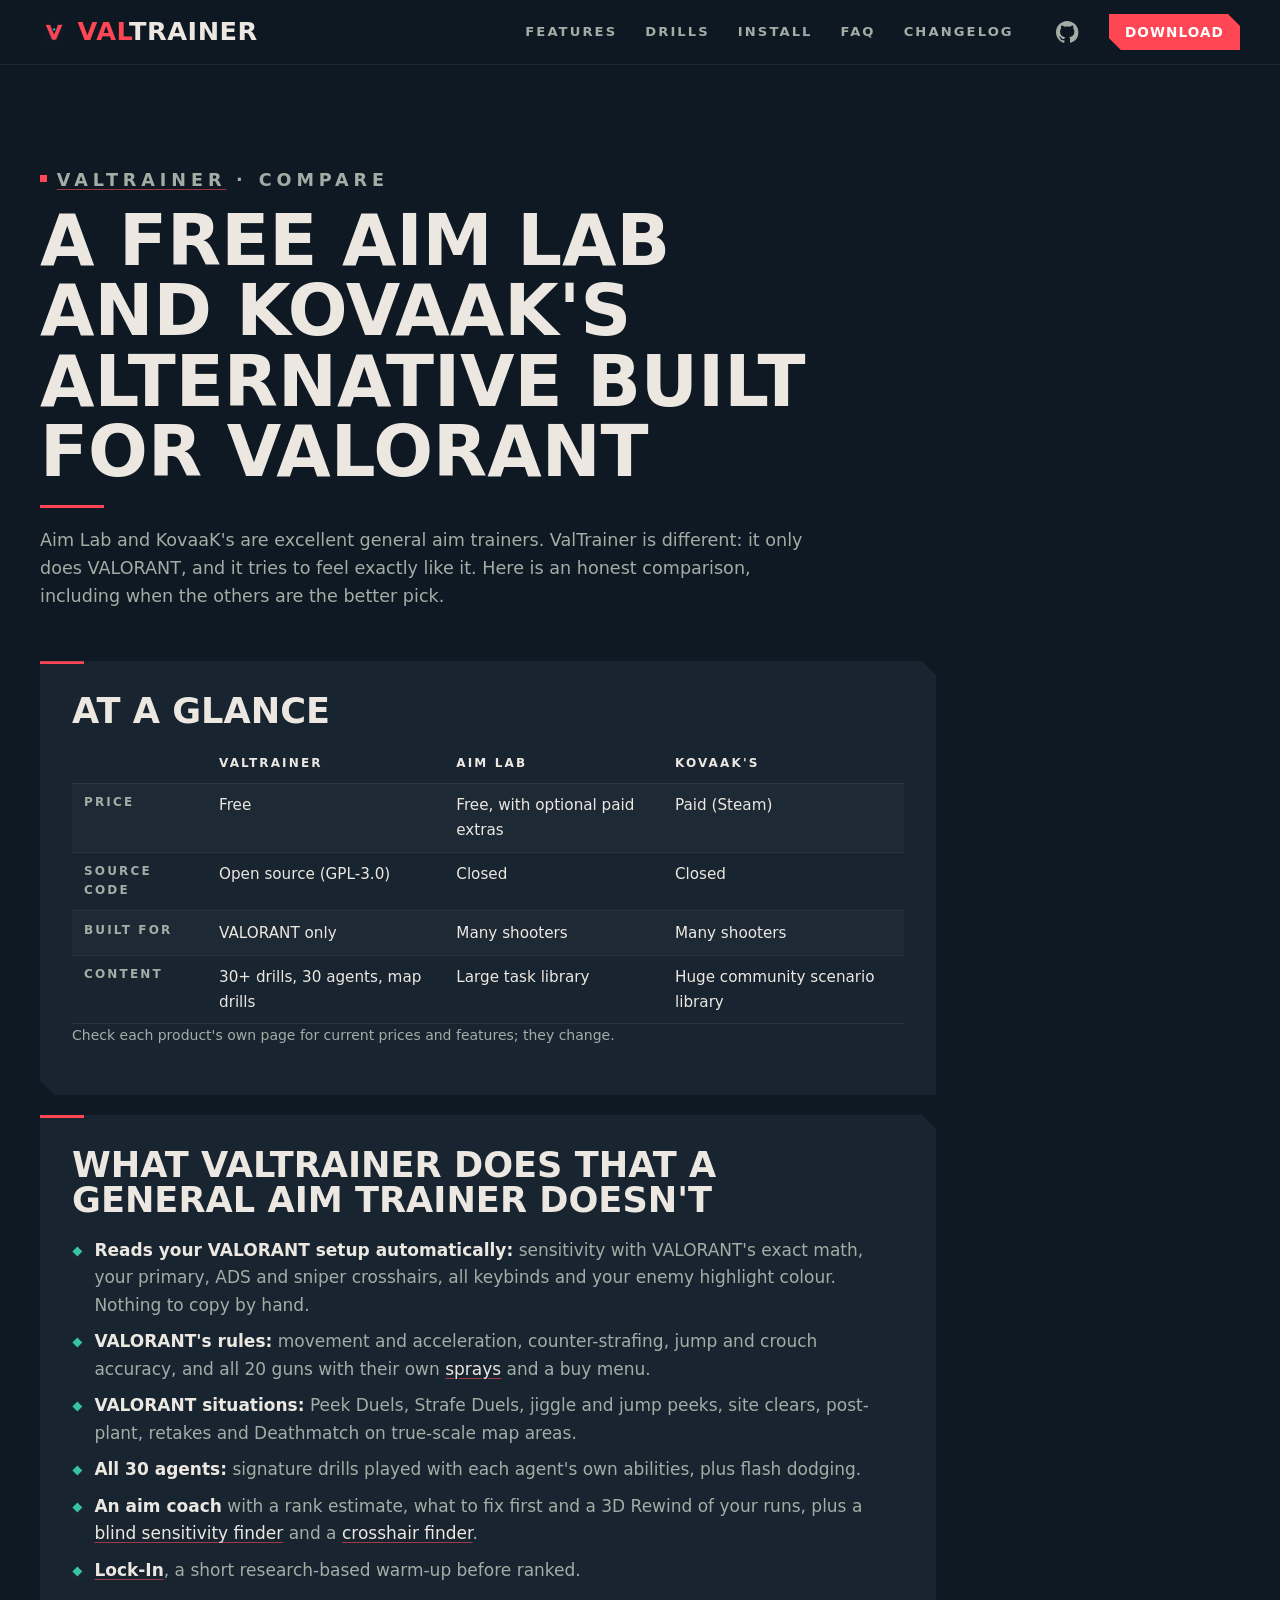
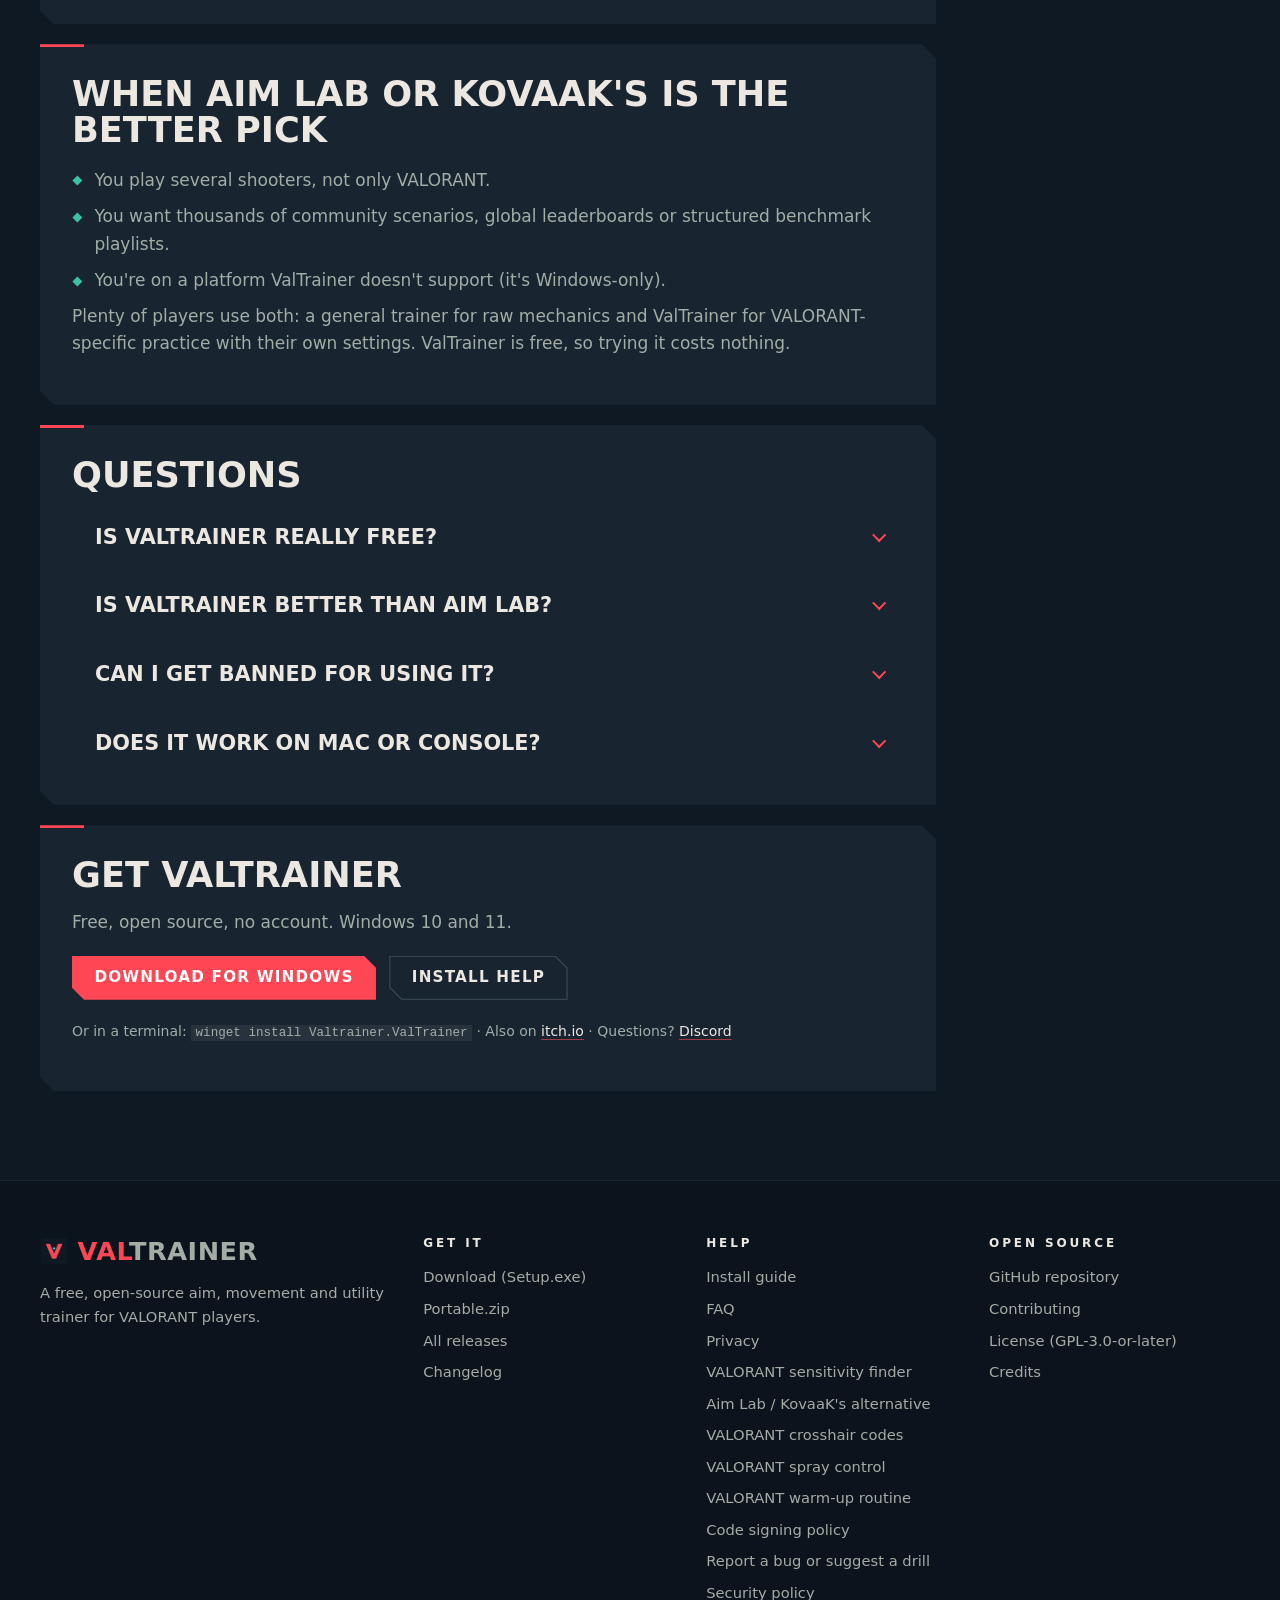
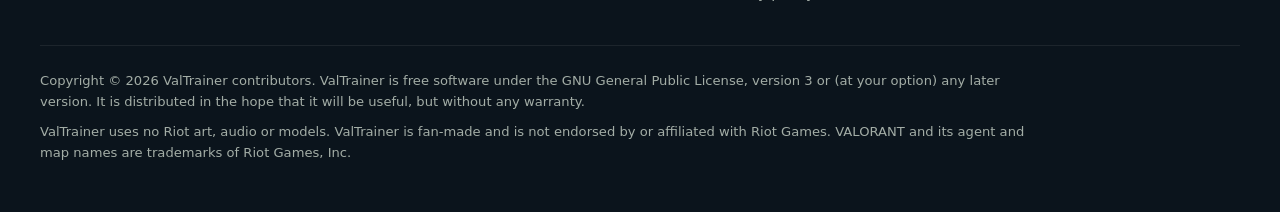
<file: aim-lab-alternative.html>
<!doctype html>
<html lang="en">
<head>
<meta charset="utf-8">
<meta name="viewport" content="width=device-width, initial-scale=1">
<title>Free Aim Lab and KovaaK's Alternative for VALORANT</title>
<meta name="description" content="A free, open-source aim trainer built only for VALORANT: your own sens, crosshair and keybinds, all 30 agents. How it compares with Aim Lab and KovaaK's.">
<link rel="canonical" href="https://valtrainer.github.io/aim-lab-alternative.html">
<meta name="theme-color" content="#0f1923">
<meta name="color-scheme" content="dark">
<meta name="referrer" content="strict-origin-when-cross-origin">

<meta property="og:type" content="article">
<meta property="og:site_name" content="ValTrainer">
<meta property="og:title" content="A Free Aim Lab and KovaaK's Alternative for VALORANT Players · ValTrainer">
<meta property="og:description" content="A free, open-source aim trainer built only for VALORANT: your own sens, crosshair and keybinds, all 30 agents. How it compares with Aim Lab and KovaaK's.">
<meta property="og:url" content="https://valtrainer.github.io/aim-lab-alternative.html">
<meta property="og:image" content="https://valtrainer.github.io/media/og-image.jpg">
<meta name="twitter:card" content="summary_large_image">

<link rel="icon" href="favicon.ico" sizes="48x48">
<link rel="icon" href="favicon.png" type="image/png" sizes="192x192">
<link rel="apple-touch-icon" href="apple-touch-icon.png">
<link rel="stylesheet" href="css/style.css">
<script>document.documentElement.className += " js";</script>
<script src="js/main.js" defer></script>
<script type="application/ld+json">
{
  "@context": "https://schema.org",
  "@graph": [
    {
      "@type": "WebPage",
      "@id": "https://valtrainer.github.io/aim-lab-alternative.html#page",
      "url": "https://valtrainer.github.io/aim-lab-alternative.html",
      "name": "A Free Aim Lab and KovaaK's Alternative for VALORANT Players · ValTrainer",
      "description": "ValTrainer is a free, open-source aim trainer built only for VALORANT: your own sens, crosshair and keybinds, VALORANT movement and guns, all 30 agents. How it compares with Aim Lab and KovaaK's.",
      "isPartOf": {
        "@id": "https://valtrainer.github.io/#website"
      },
      "about": {
        "@id": "https://valtrainer.github.io/#app"
      },
      "dateModified": "2026-11-19"
    },
    {
      "@type": "BreadcrumbList",
      "itemListElement": [
        {
          "@type": "ListItem",
          "position": 1,
          "name": "ValTrainer",
          "item": "https://valtrainer.github.io/"
        },
        {
          "@type": "ListItem",
          "position": 2,
          "name": "A free Aim Lab and KovaaK's alternative built for VALORANT",
          "item": "https://valtrainer.github.io/aim-lab-alternative.html"
        }
      ]
    },
    {
      "@type": "FAQPage",
      "mainEntity": [
        {
          "@type": "Question",
          "name": "Is ValTrainer really free?",
          "acceptedAnswer": {
            "@type": "Answer",
            "text": "Yes. No price, no ads, no account and no paid tier. It is open-source software under the GPL-3.0."
          }
        },
        {
          "@type": "Question",
          "name": "Is ValTrainer better than Aim Lab?",
          "acceptedAnswer": {
            "@type": "Answer",
            "text": "It depends on what you want. For VALORANT-specific practice with your exact settings, movement, guns and agents, ValTrainer is built for that. For many games and a huge scenario library, Aim Lab or KovaaK's fit better."
          }
        },
        {
          "@type": "Question",
          "name": "Can I get banned for using it?",
          "acceptedAnswer": {
            "@type": "Answer",
            "text": "ValTrainer never touches VALORANT while it runs. It only reads VALORANT's settings files, the same files the game writes, and does not read game memory or inject anything."
          }
        },
        {
          "@type": "Question",
          "name": "Does it work on Mac or console?",
          "acceptedAnswer": {
            "@type": "Answer",
            "text": "No. ValTrainer runs on Windows 10 and 11."
          }
        }
      ]
    }
  ]
}
</script>
</head>
<body>
<a class="skip" href="#main">Skip to content</a>

<header class="site-header">
  <div class="wrap">
    <a class="brand" href="/" aria-label="ValTrainer home">
      <img src="favicon-32.png" alt="" width="32" height="32">
      <span><b>VAL</b>TRAINER</span>
    </a>
    <nav class="site-nav" aria-label="Main">
      <ul>
        <li><a href="/#features">Features</a></li>
        <li><a href="/#drills">Drills</a></li>
        <li><a href="/#install">Install</a></li>
        <li><a href="/#faq">FAQ</a></li>
        <li><a href="/#changelog">Changelog</a></li>
      </ul>
    </nav>
    <a class="gh-link" href="https://github.com/idoraz1/ValTrainer" aria-label="ValTrainer on GitHub">
      <svg viewBox="0 0 16 16" fill="currentColor" aria-hidden="true"><path d="M8 0C3.58 0 0 3.58 0 8c0 3.54 2.29 6.53 5.47 7.59.4.07.55-.17.55-.38 0-.19-.01-.82-.01-1.49-2.01.37-2.53-.49-2.69-.94-.09-.23-.48-.94-.82-1.13-.28-.15-.68-.52-.01-.53.63-.01 1.08.58 1.23.82.72 1.21 1.87.87 2.33.66.07-.52.28-.87.51-1.07-1.78-.2-3.64-.89-3.64-3.95 0-.87.31-1.59.82-2.15-.08-.2-.36-1.02.08-2.12 0 0 .67-.21 2.2.82.64-.18 1.32-.27 2-.27.68 0 1.36.09 2 .27 1.53-1.04 2.2-.82 2.2-.82.44 1.1.16 1.92.08 2.12.51.56.82 1.27.82 2.15 0 3.07-1.87 3.75-3.65 3.95.29.25.54.73.54 1.48 0 1.07-.01 1.93-.01 2.2 0 .21.15.46.55.38A8.013 8.013 0 0 0 16 8c0-4.42-3.58-8-8-8z"/></svg>
    </a>
    <a class="btn btn-primary btn-sm" data-dl="setup" href="https://github.com/idoraz1/ValTrainer/releases/latest">Download</a>
  </div>
</header>

<main id="main">

<section class="section policy lp" aria-labelledby="lp-title">
  <div class="wrap">
    <header class="sec-head">
      <p class="kicker"><a href="/">ValTrainer</a> · Compare</p>
      <h1 id="lp-title">A free Aim Lab and KovaaK's alternative built for VALORANT</h1>
      <p>Aim Lab and KovaaK's are excellent general aim trainers. ValTrainer is different: it only does VALORANT, and it tries to feel exactly like it. Here is an honest comparison, including when the others are the better pick.</p>
    </header>

    <div class="policy-body">
      <section class="panel" aria-labelledby="cmp">
        <h2 id="cmp">At a glance</h2>
        <div class="table-wrap lp-table">
          <table>
            <thead><tr><th scope="col"></th><th scope="col">ValTrainer</th><th scope="col">Aim Lab</th><th scope="col">KovaaK's</th></tr></thead>
            <tbody>
              <tr><th scope="row">Price</th><td>Free</td><td>Free, with optional paid extras</td><td>Paid (Steam)</td></tr>
              <tr><th scope="row">Source code</th><td>Open source (GPL-3.0)</td><td>Closed</td><td>Closed</td></tr>
              <tr><th scope="row">Built for</th><td>VALORANT only</td><td>Many shooters</td><td>Many shooters</td></tr>
              <tr><th scope="row">Content</th><td>30+ drills, 30 agents, map drills</td><td>Large task library</td><td>Huge community scenario library</td></tr>            </tbody>
          </table>
        </div>
        <p class="small">Check each product's own page for current prices and features; they change.</p>
      </section>

      <section class="panel" aria-labelledby="diff">
        <h2 id="diff">What ValTrainer does that a general aim trainer doesn't</h2>
        <ul class="ticks">
          <li><b>Reads your VALORANT setup automatically:</b> sensitivity with VALORANT's exact math, your primary, ADS
            and sniper crosshairs, all keybinds and your enemy highlight colour. Nothing to copy by hand.</li>
          <li><b>VALORANT's rules:</b> movement and acceleration, counter-strafing, jump and crouch accuracy, and all 20
            guns with their own <a href="valorant-spray-control.html">sprays</a> and a buy menu.</li>
          <li><b>VALORANT situations:</b> Peek Duels, Strafe Duels, jiggle and jump peeks, site clears, post-plant,
            retakes and Deathmatch on true-scale map areas.</li>
          <li><b>All 30 agents:</b> signature drills played with each agent's own abilities, plus flash dodging.</li>
          <li><b>An aim coach</b> with a rank estimate, what to fix first and a 3D Rewind of your runs, plus a
            <a href="valorant-sensitivity-finder.html">blind sensitivity finder</a> and a <a href="valorant-crosshair.html">crosshair finder</a>.</li>
          <li><b><a href="valorant-warm-up.html">Lock-In</a></b>, a short research-based warm-up before ranked.</li>
        </ul>
      </section>

      <section class="panel" aria-labelledby="when">
        <h2 id="when">When Aim Lab or KovaaK's is the better pick</h2>
        <ul class="ticks">
          <li>You play several shooters, not only VALORANT.</li>
          <li>You want thousands of community scenarios, global leaderboards or structured benchmark playlists.</li>
          <li>You're on a platform ValTrainer doesn't support (it's Windows-only).</li>
        </ul>
        <p>Plenty of players use both: a general trainer for raw mechanics and ValTrainer for VALORANT-specific
          practice with their own settings. ValTrainer is free, so trying it costs nothing.</p>
      </section>

      <section class="panel faq" aria-labelledby="lp-faq">
        <h2 id="lp-faq">Questions</h2>
        <details>
          <summary>Is ValTrainer really free?</summary>
          <div class="answer"><p>Yes. No price, no ads, no account and no paid tier. It is open-source software under the GPL-3.0.</p></div>
        </details>
        <details>
          <summary>Is ValTrainer better than Aim Lab?</summary>
          <div class="answer"><p>It depends on what you want. For VALORANT-specific practice with your exact settings, movement, guns and agents, ValTrainer is built for that. For many games and a huge scenario library, Aim Lab or KovaaK's fit better.</p></div>
        </details>
        <details>
          <summary>Can I get banned for using it?</summary>
          <div class="answer"><p>ValTrainer never touches VALORANT while it runs. It only reads VALORANT's settings files, the same files the game writes, and does not read game memory or inject anything.</p></div>
        </details>
        <details>
          <summary>Does it work on Mac or console?</summary>
          <div class="answer"><p>No. ValTrainer runs on Windows 10 and 11.</p></div>
        </details>
      </section>
      <section class="panel lp-cta" aria-label="Download">
        <h2>Get ValTrainer</h2>
        <p>Free, open source, no account. Windows 10 and 11.</p>
        <p><a class="btn btn-primary" data-dl="setup" href="https://github.com/idoraz1/ValTrainer/releases/latest">Download for Windows</a>
          <a class="btn btn-ghost" href="/#install">Install help</a></p>
        <p class="small">Or in a terminal: <code>winget install Valtrainer.ValTrainer</code> · Also on
          <a href="https://idoraz1.itch.io/valtrainer">itch.io</a> · Questions? <a href="https://discord.gg/Y6UKUX89C8">Discord</a></p>
      </section>
    </div>
  </div>
</section>

</main>

<footer class="site-footer">
  <div class="wrap">
    <div class="footer-grid">
      <div>
        <a class="brand" href="/" aria-label="ValTrainer home"><img src="favicon-32.png" alt="" width="32" height="32" loading="lazy"><span><b>VAL</b>TRAINER</span></a>
        <p style="margin-top:1rem">A free, open-source aim, movement and utility trainer for VALORANT players.</p>
      </div>
      <nav aria-labelledby="f-get">
        <h2 id="f-get">GET IT</h2>
        <ul>
          <li><a data-dl="setup" href="https://github.com/idoraz1/ValTrainer/releases/latest">Download (Setup.exe)</a></li>
          <li><a data-dl="portable" href="https://github.com/idoraz1/ValTrainer/releases/latest">Portable.zip</a></li>
          <li><a href="https://github.com/idoraz1/ValTrainer/releases">All releases</a></li>
          <li><a href="https://github.com/idoraz1/ValTrainer/blob/main/CHANGELOG.md">Changelog</a></li>
        </ul>
      </nav>
      <nav aria-labelledby="f-help">
        <h2 id="f-help">HELP</h2>
        <ul>
          <li><a href="/#install">Install guide</a></li>
          <li><a href="/#faq">FAQ</a></li>
          <li><a href="code-signing-policy.html#privacy">Privacy</a></li>
          <li><a href="valorant-sensitivity-finder.html">VALORANT sensitivity finder</a></li>
          <li><a href="aim-lab-alternative.html">Aim Lab / KovaaK's alternative</a></li>
          <li><a href="valorant-crosshair.html">VALORANT crosshair codes</a></li>
          <li><a href="valorant-spray-control.html">VALORANT spray control</a></li>
          <li><a href="valorant-warm-up.html">VALORANT warm-up routine</a></li>
          <li><a href="code-signing-policy.html">Code signing policy</a></li>
          <li><a href="https://github.com/idoraz1/ValTrainer/issues/new/choose">Report a bug or suggest a drill</a></li>
          <li><a href="https://github.com/idoraz1/ValTrainer/blob/main/SECURITY.md">Security policy</a></li>
        </ul>
      </nav>
      <nav aria-labelledby="f-src">
        <h2 id="f-src">OPEN SOURCE</h2>
        <ul>
          <li><a href="https://github.com/idoraz1/ValTrainer">GitHub repository</a></li>
          <li><a href="https://github.com/idoraz1/ValTrainer/blob/main/CONTRIBUTING.md">Contributing</a></li>
          <li><a href="https://github.com/idoraz1/ValTrainer/blob/main/LICENSE">License (GPL-3.0-or-later)</a></li>
          <li><a href="https://github.com/idoraz1/ValTrainer/blob/main/ValTrainerGodot/CREDITS.md">Credits</a></li>
        </ul>
      </nav>
    </div>
    <div class="legal">
      <p>Copyright © 2026 ValTrainer contributors. ValTrainer is free software under the GNU General Public License,
        version 3 or (at your option) any later version. It is distributed in the hope that it will be useful, but without any warranty.</p>
      <p>ValTrainer uses no Riot art, audio or models. ValTrainer is fan-made and is not endorsed by or affiliated with
        Riot Games. VALORANT and its agent and map names are trademarks of Riot Games, Inc.</p>
    </div>
  </div>
</footer>
</body>
</html>
</file>
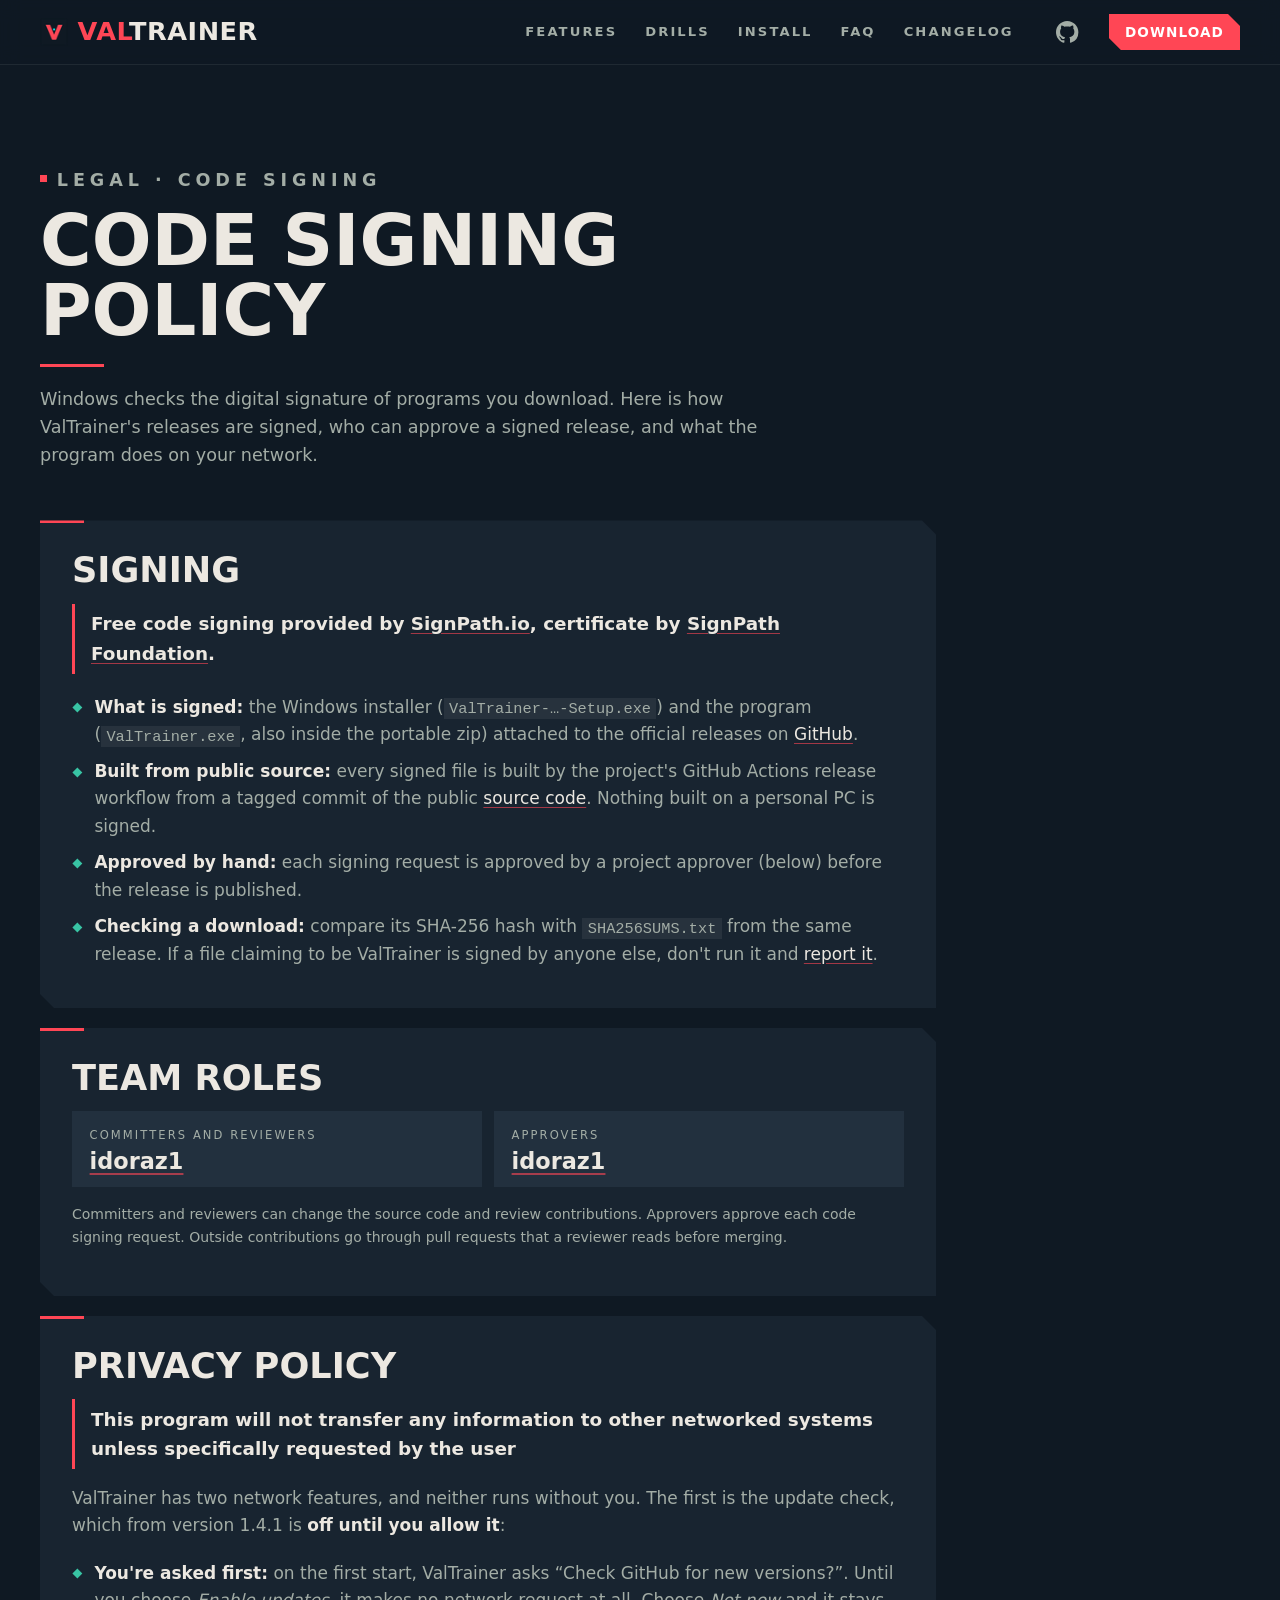
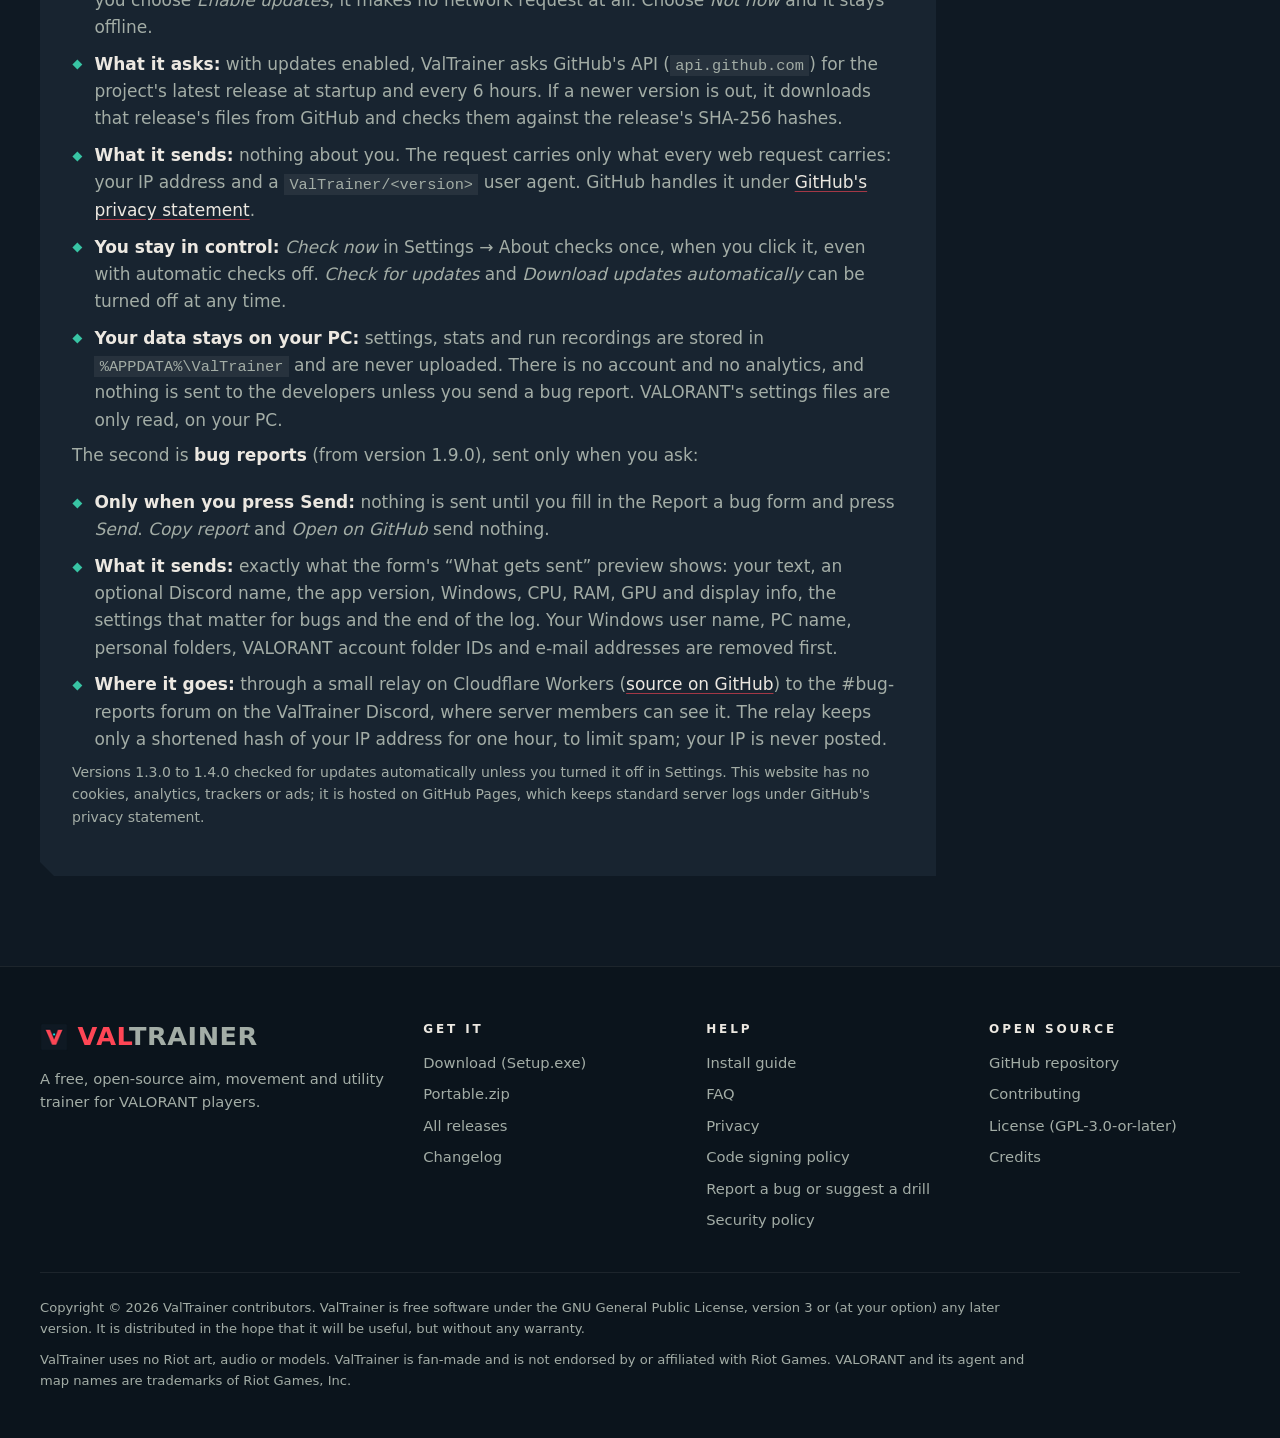
<file: code-signing-policy.html>
<!doctype html>
<html lang="en">
<head>
<meta charset="utf-8">
<meta name="viewport" content="width=device-width, initial-scale=1">
<title>Code signing policy · ValTrainer</title>
<meta name="description" content="How ValTrainer's Windows releases are code-signed (free code signing by SignPath.io, certificate by SignPath Foundation), who can approve a signed release, and ValTrainer's privacy policy.">
<link rel="canonical" href="https://valtrainer.github.io/code-signing-policy.html">
<meta name="theme-color" content="#0f1923">
<meta name="color-scheme" content="dark">
<meta name="referrer" content="strict-origin-when-cross-origin">

<meta property="og:type" content="website">
<meta property="og:site_name" content="ValTrainer">
<meta property="og:title" content="Code signing policy · ValTrainer">
<meta property="og:description" content="Free code signing provided by SignPath.io, certificate by SignPath Foundation. Team roles and privacy policy.">
<meta property="og:url" content="https://valtrainer.github.io/code-signing-policy.html">
<meta property="og:image" content="https://valtrainer.github.io/media/og-image.jpg">

<link rel="icon" href="favicon.ico" sizes="48x48">
<link rel="icon" href="favicon.png" type="image/png" sizes="192x192">
<link rel="apple-touch-icon" href="apple-touch-icon.png">
<link rel="stylesheet" href="css/style.css">
<script>document.documentElement.className += " js";</script>
<script src="js/main.js" defer></script>
</head>
<body>
<a class="skip" href="#main">Skip to content</a>

<header class="site-header">
  <div class="wrap">
    <a class="brand" href="/" aria-label="ValTrainer home">
      <img src="favicon-32.png" alt="" width="32" height="32">
      <span><b>VAL</b>TRAINER</span>
    </a>
    <nav class="site-nav" aria-label="Main">
      <ul>
        <li><a href="/#features">Features</a></li>
        <li><a href="/#drills">Drills</a></li>
        <li><a href="/#install">Install</a></li>
        <li><a href="/#faq">FAQ</a></li>
        <li><a href="/#changelog">Changelog</a></li>
      </ul>
    </nav>
    <a class="gh-link" href="https://github.com/idoraz1/ValTrainer" aria-label="ValTrainer on GitHub">
      <svg viewBox="0 0 16 16" fill="currentColor" aria-hidden="true"><path d="M8 0C3.58 0 0 3.58 0 8c0 3.54 2.29 6.53 5.47 7.59.4.07.55-.17.55-.38 0-.19-.01-.82-.01-1.49-2.01.37-2.53-.49-2.69-.94-.09-.23-.48-.94-.82-1.13-.28-.15-.68-.52-.01-.53.63-.01 1.08.58 1.23.82.72 1.21 1.87.87 2.33.66.07-.52.28-.87.51-1.07-1.78-.2-3.64-.89-3.64-3.95 0-.87.31-1.59.82-2.15-.08-.2-.36-1.02.08-2.12 0 0 .67-.21 2.2.82.64-.18 1.32-.27 2-.27.68 0 1.36.09 2 .27 1.53-1.04 2.2-.82 2.2-.82.44 1.1.16 1.92.08 2.12.51.56.82 1.27.82 2.15 0 3.07-1.87 3.75-3.65 3.95.29.25.54.73.54 1.48 0 1.07-.01 1.93-.01 2.2 0 .21.15.46.55.38A8.013 8.013 0 0 0 16 8c0-4.42-3.58-8-8-8z"/></svg>
    </a>
    <a class="btn btn-primary btn-sm" data-dl="setup" href="https://github.com/idoraz1/ValTrainer/releases/latest">Download</a>
  </div>
</header>

<main id="main">

<section class="section policy" aria-labelledby="policy-title">
  <div class="wrap">
    <header class="sec-head">
      <p class="kicker">Legal · Code signing</p>
      <h1 id="policy-title">Code signing policy</h1>
      <p>Windows checks the digital signature of programs you download. Here is how ValTrainer's releases are
        signed, who can approve a signed release, and what the program does on your network.</p>
    </header>

    <div class="policy-body">
      <section class="panel" aria-labelledby="sign-title">
        <h2 id="sign-title">Signing</h2>
        <p class="policy-lead">Free code signing provided by <a href="https://signpath.io">SignPath.io</a>,
          certificate by <a href="https://signpath.org">SignPath Foundation</a>.</p>
        <ul class="ticks">
          <li><b>What is signed:</b> the Windows installer (<code>ValTrainer-…-Setup.exe</code>) and the program
            (<code>ValTrainer.exe</code>, also inside the portable zip) attached to the official releases on
            <a href="https://github.com/idoraz1/ValTrainer/releases">GitHub</a>.</li>
          <li><b>Built from public source:</b> every signed file is built by the project's GitHub Actions release
            workflow from a tagged commit of the public <a href="https://github.com/idoraz1/ValTrainer">source code</a>.
            Nothing built on a personal PC is signed.</li>
          <li><b>Approved by hand:</b> each signing request is approved by a project approver (below) before the
            release is published.</li>
          <li><b>Checking a download:</b> compare its SHA-256 hash with <code>SHA256SUMS.txt</code> from the same
            release. If a file claiming to be ValTrainer is signed by anyone else, don't run it and
            <a href="https://github.com/idoraz1/ValTrainer/blob/main/SECURITY.md">report it</a>.</li>
        </ul>
      </section>

      <section class="panel" aria-labelledby="roles-title">
        <h2 id="roles-title">Team roles</h2>
        <dl class="roles">
          <div><dt>Committers and reviewers</dt><dd><a href="https://github.com/idoraz1">idoraz1</a></dd></div>
          <div><dt>Approvers</dt><dd><a href="https://github.com/idoraz1">idoraz1</a></dd></div>
        </dl>
        <p class="dim small">Committers and reviewers can change the source code and review contributions. Approvers
          approve each code signing request. Outside contributions go through pull requests that a reviewer reads
          before merging.</p>
      </section>

      <section class="panel" id="privacy" aria-labelledby="privacy-title">
        <h2 id="privacy-title">Privacy policy</h2>
        <p class="policy-lead">This program will not transfer any information to other networked systems unless specifically requested by the user</p>
        <p>ValTrainer has two network features, and neither runs without you. The first is the update check, which
          from version 1.4.1 is <strong>off until you allow it</strong>:</p>
        <ul class="ticks">
          <li><b>You're asked first:</b> on the first start, ValTrainer asks “Check GitHub for new versions?”. Until
            you choose <i>Enable updates</i>, it makes no network request at all. Choose <i>Not now</i> and it stays offline.</li>
          <li><b>What it asks:</b> with updates enabled, ValTrainer asks GitHub's API (<code>api.github.com</code>)
            for the project's latest release at startup and every 6 hours. If a newer version is out, it downloads
            that release's files from GitHub and checks them against the release's SHA-256 hashes.</li>
          <li><b>What it sends:</b> nothing about you. The request carries only what every web request carries: your
            IP address and a <code>ValTrainer/&lt;version&gt;</code> user agent. GitHub handles it under
            <a href="https://docs.github.com/en/site-policy/privacy-policies/github-general-privacy-statement">GitHub's privacy statement</a>.</li>
          <li><b>You stay in control:</b> <i>Check now</i> in Settings → About checks once, when you click it, even with
            automatic checks off. <i>Check for updates</i> and <i>Download updates automatically</i> can be turned off at any time.</li>
          <li><b>Your data stays on your PC:</b> settings, stats and run recordings are stored in
            <code>%APPDATA%\ValTrainer</code> and are never uploaded. There is no account and no analytics, and nothing is sent to the developers unless you send a bug report.
            VALORANT's settings files are only read, on your PC.</li>
        </ul>
        <p>The second is <strong>bug reports</strong> (from version 1.9.0), sent only when you ask:</p>
        <ul class="ticks">
          <li><b>Only when you press Send:</b> nothing is sent until you fill in the Report a bug form and press
            <i>Send</i>. <i>Copy report</i> and <i>Open on GitHub</i> send nothing.</li>
          <li><b>What it sends:</b> exactly what the form's “What gets sent” preview shows: your text, an optional Discord
            name, the app version, Windows, CPU, RAM, GPU and display info, the settings that matter for bugs and the end
            of the log. Your Windows user name, PC name, personal folders, VALORANT account folder IDs and e-mail
            addresses are removed first.</li>
          <li><b>Where it goes:</b> through a small relay on Cloudflare Workers
            (<a href="https://github.com/idoraz1/ValTrainer/tree/main/tools/bug-relay">source on GitHub</a>) to the
            #bug-reports forum on the ValTrainer Discord, where server members can see it. The relay keeps only a
            shortened hash of your IP address for one hour, to limit spam; your IP is never posted.</li>
        </ul>
        <p class="dim small">Versions 1.3.0 to 1.4.0 checked for updates automatically unless you turned it off in
          Settings. This website has no cookies, analytics, trackers or ads; it is hosted on GitHub Pages, which keeps
          standard server logs under GitHub's privacy statement.</p>
      </section>
    </div>
  </div>
</section>

</main>

<footer class="site-footer">
  <div class="wrap">
    <div class="footer-grid">
      <div>
        <a class="brand" href="/" aria-label="ValTrainer home"><img src="favicon-32.png" alt="" width="32" height="32" loading="lazy"><span><b>VAL</b>TRAINER</span></a>
        <p style="margin-top:1rem">A free, open-source aim, movement and utility trainer for VALORANT players.</p>
      </div>
      <nav aria-labelledby="f-get">
        <h2 id="f-get">GET IT</h2>
        <ul>
          <li><a data-dl="setup" href="https://github.com/idoraz1/ValTrainer/releases/latest">Download (Setup.exe)</a></li>
          <li><a data-dl="portable" href="https://github.com/idoraz1/ValTrainer/releases/latest">Portable.zip</a></li>
          <li><a href="https://github.com/idoraz1/ValTrainer/releases">All releases</a></li>
          <li><a href="https://github.com/idoraz1/ValTrainer/blob/main/CHANGELOG.md">Changelog</a></li>
        </ul>
      </nav>
      <nav aria-labelledby="f-help">
        <h2 id="f-help">HELP</h2>
        <ul>
          <li><a href="/#install">Install guide</a></li>
          <li><a href="/#faq">FAQ</a></li>
          <li><a href="#privacy">Privacy</a></li>
          <li><a href="code-signing-policy.html" aria-current="page">Code signing policy</a></li>
          <li><a href="https://github.com/idoraz1/ValTrainer/issues/new/choose">Report a bug or suggest a drill</a></li>
          <li><a href="https://github.com/idoraz1/ValTrainer/blob/main/SECURITY.md">Security policy</a></li>
        </ul>
      </nav>
      <nav aria-labelledby="f-src">
        <h2 id="f-src">OPEN SOURCE</h2>
        <ul>
          <li><a href="https://github.com/idoraz1/ValTrainer">GitHub repository</a></li>
          <li><a href="https://github.com/idoraz1/ValTrainer/blob/main/CONTRIBUTING.md">Contributing</a></li>
          <li><a href="https://github.com/idoraz1/ValTrainer/blob/main/LICENSE">License (GPL-3.0-or-later)</a></li>
          <li><a href="https://github.com/idoraz1/ValTrainer/blob/main/ValTrainerGodot/CREDITS.md">Credits</a></li>
        </ul>
      </nav>
    </div>
    <div class="legal">
      <p>Copyright © 2026 ValTrainer contributors. ValTrainer is free software under the GNU General Public License,
        version 3 or (at your option) any later version. It is distributed in the hope that it will be useful, but without any warranty.</p>
      <p>ValTrainer uses no Riot art, audio or models. ValTrainer is fan-made and is not endorsed by or affiliated with
        Riot Games. VALORANT and its agent and map names are trademarks of Riot Games, Inc.</p>
    </div>
  </div>
</footer>
</body>
</html>
</file>
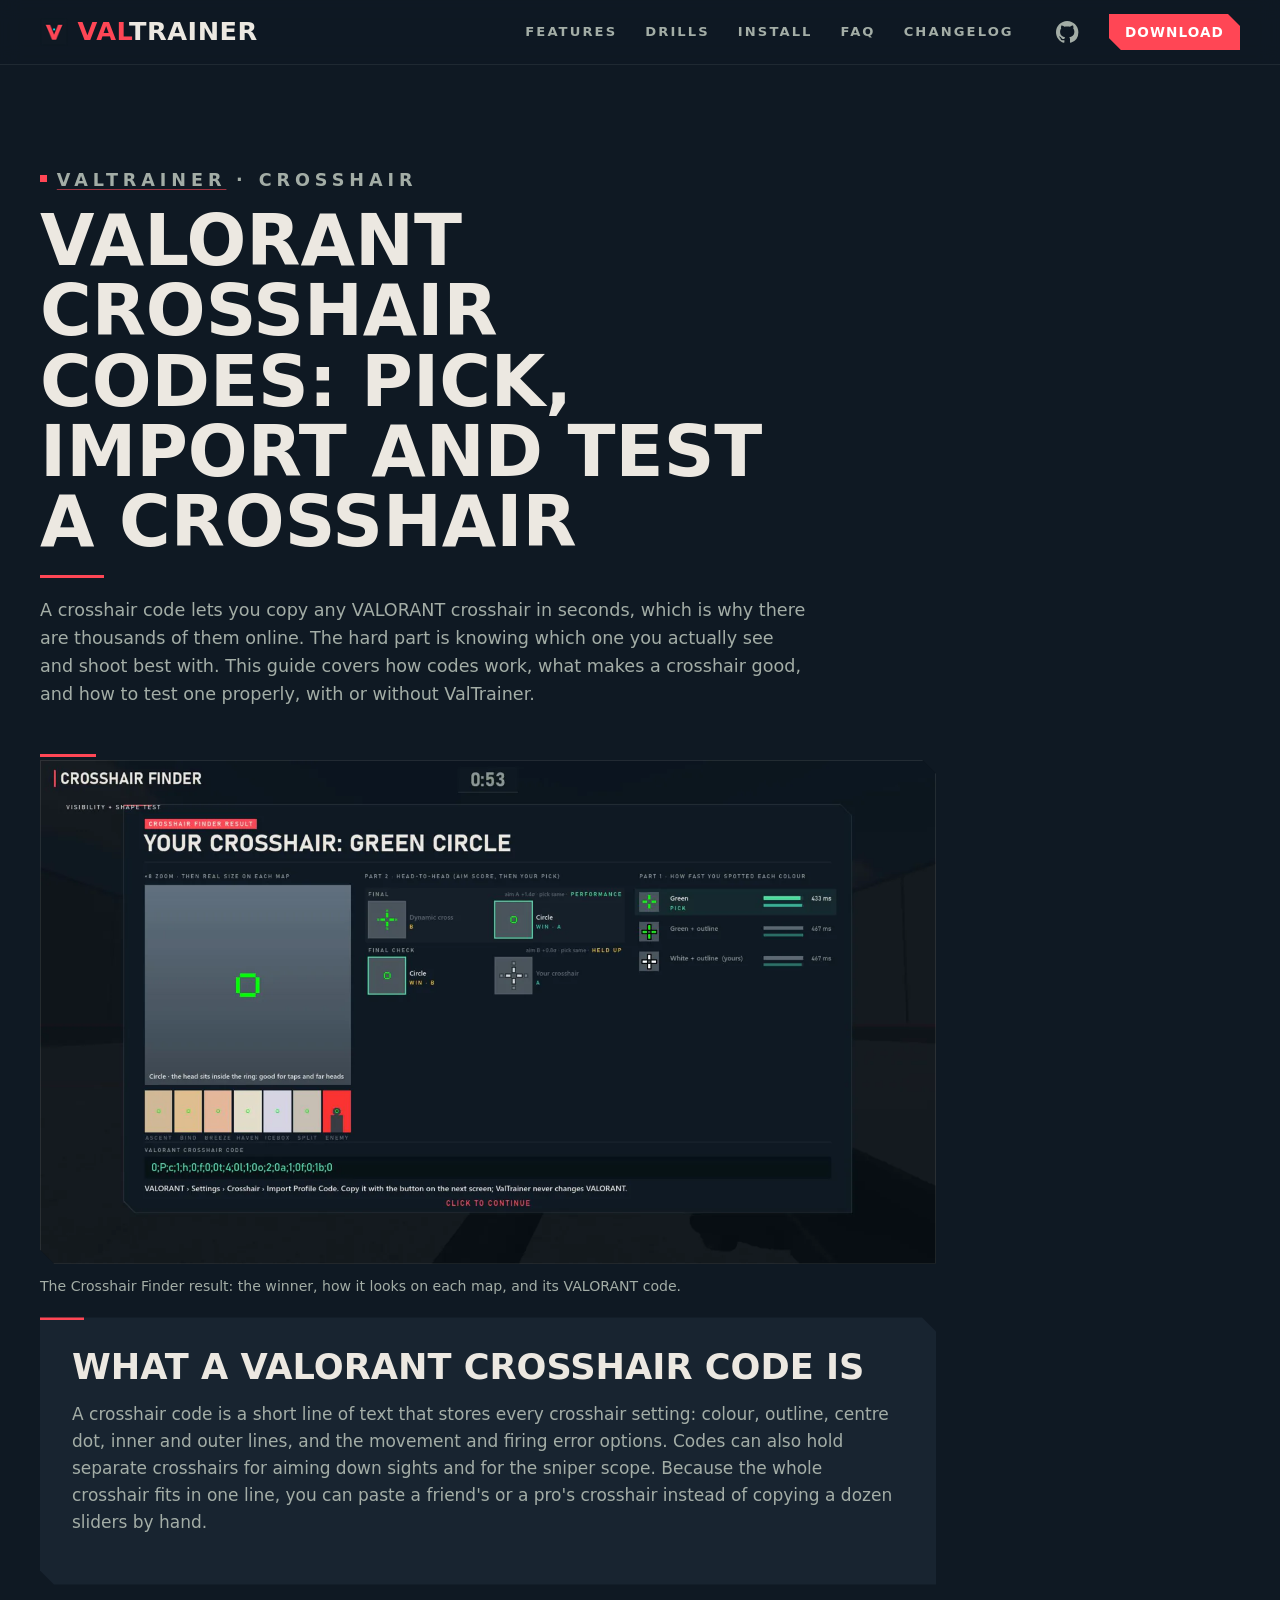
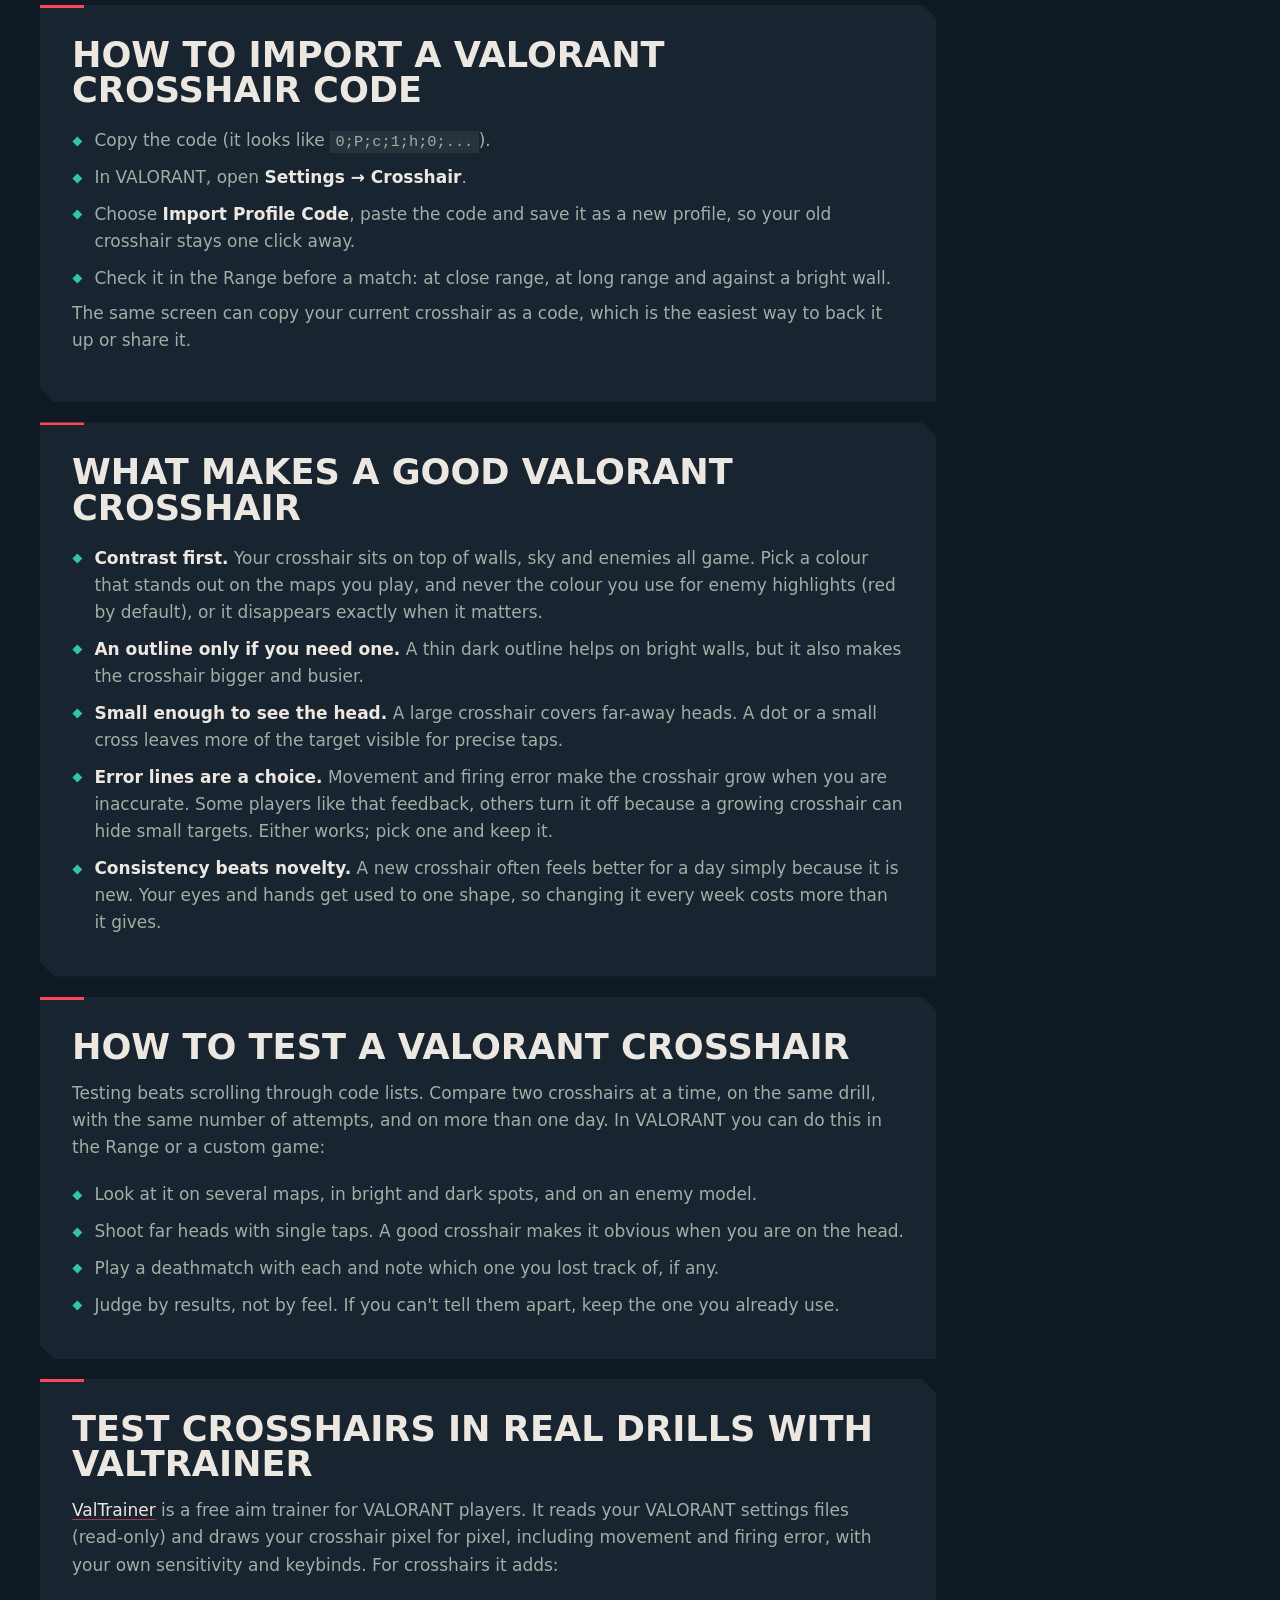
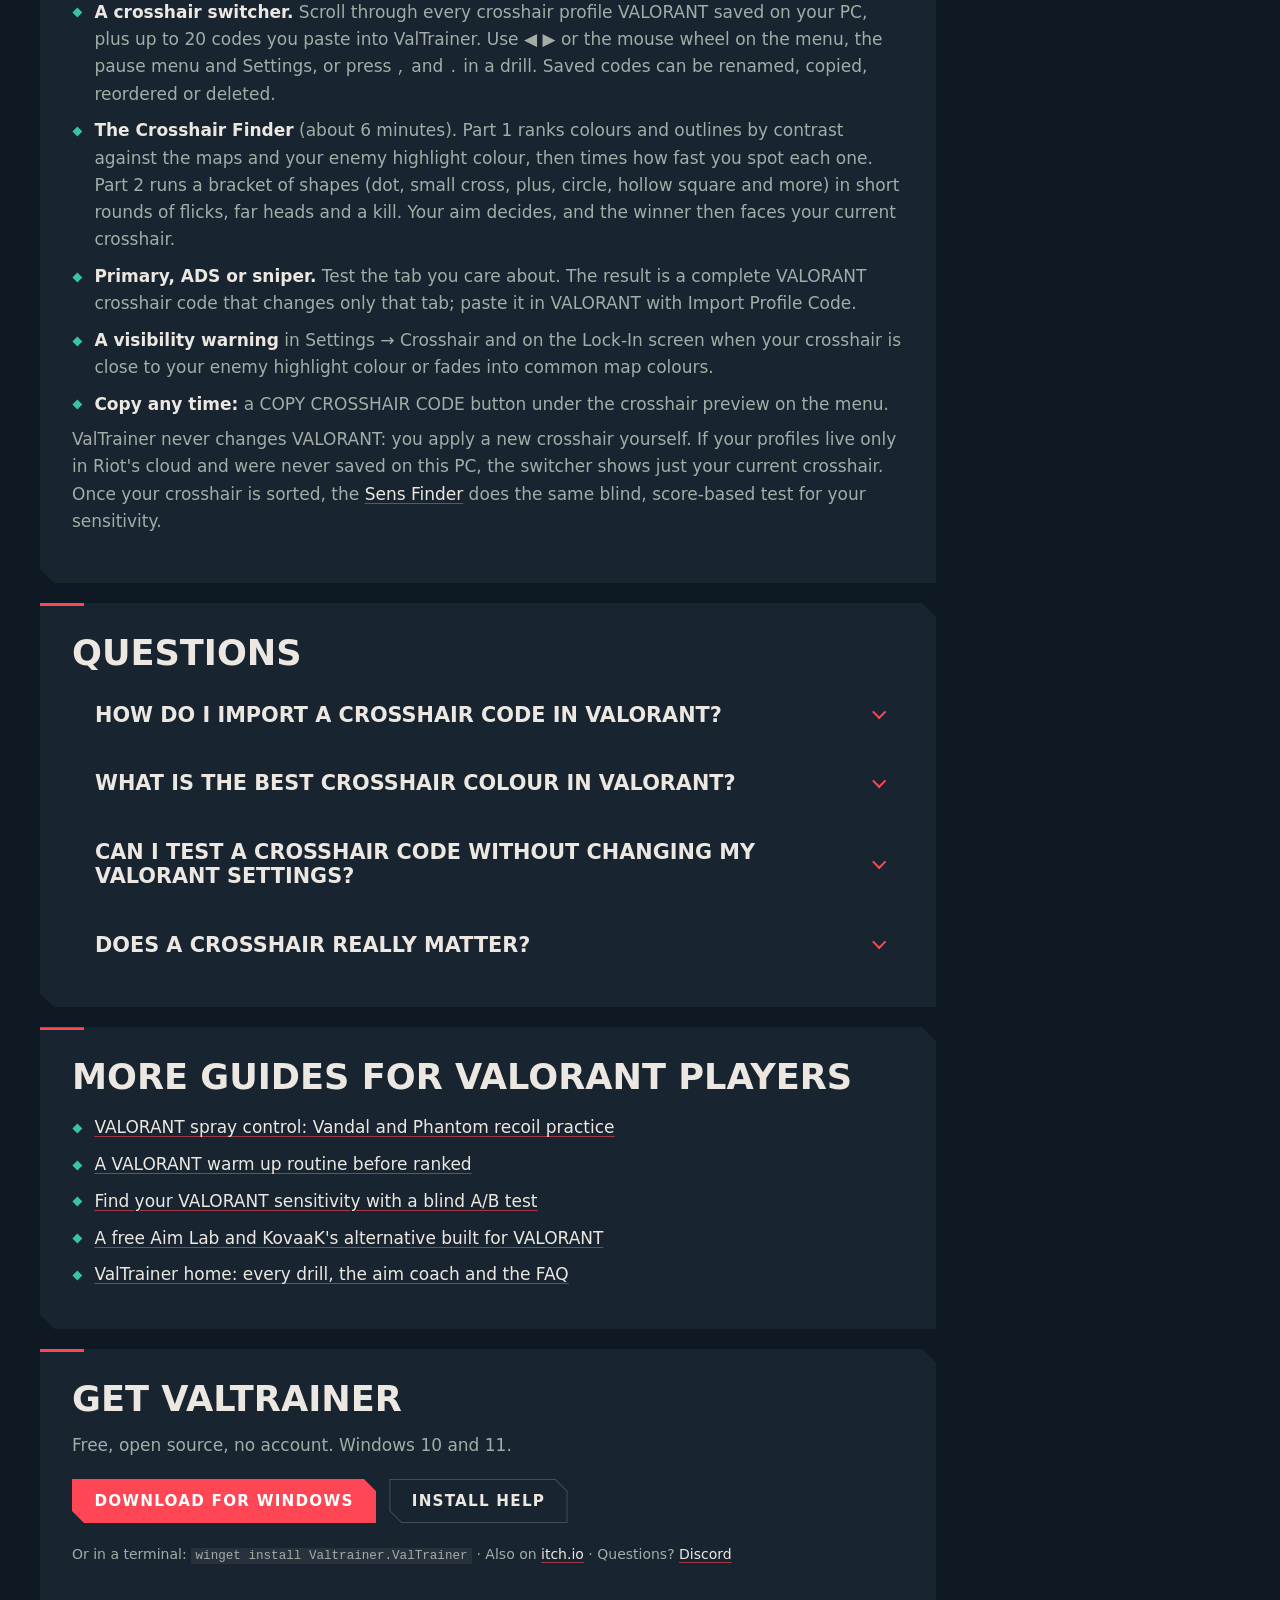
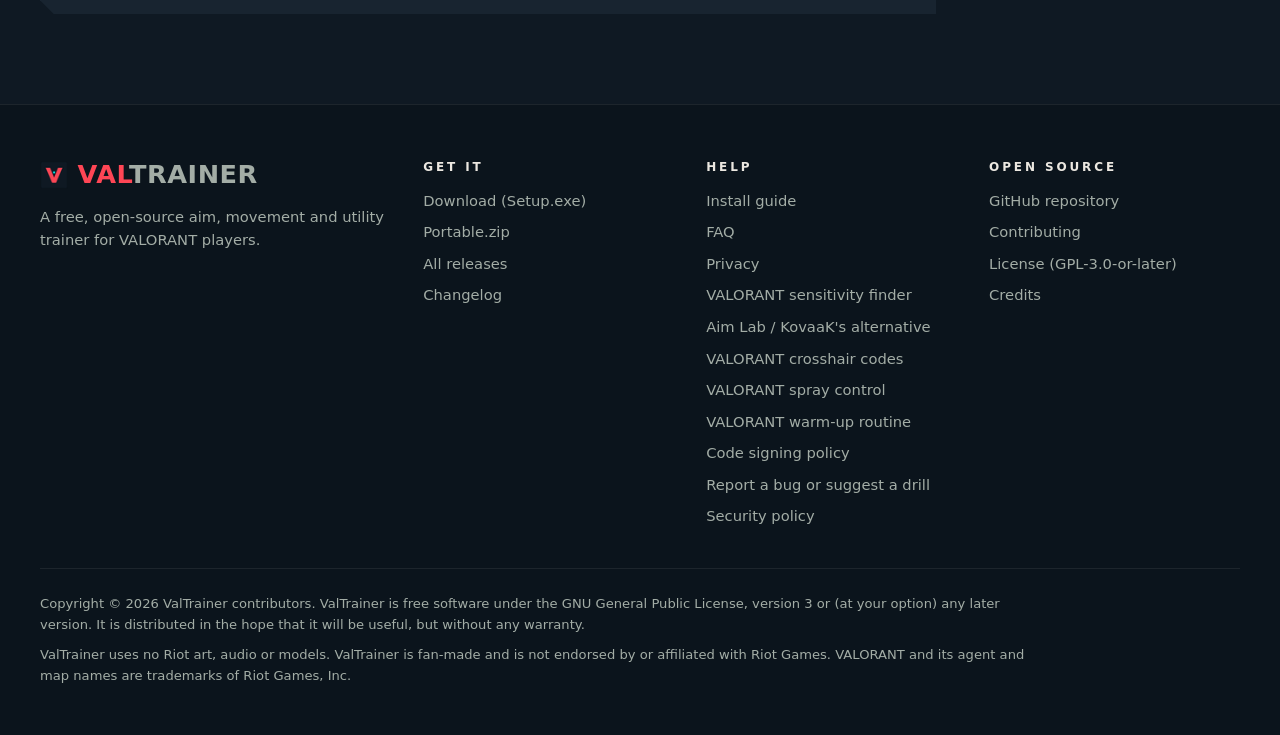
<file: valorant-crosshair.html>
<!doctype html>
<html lang="en">
<head>
<meta charset="utf-8">
<meta name="viewport" content="width=device-width, initial-scale=1">
<title>VALORANT Crosshair Codes: Test and Find Yours · ValTrainer</title>
<meta name="description" content="How VALORANT crosshair codes work, what makes a crosshair easy to see, and how to test crosshairs in real drills before you take one into ranked.">
<link rel="canonical" href="https://valtrainer.github.io/valorant-crosshair.html">
<meta name="theme-color" content="#0f1923">
<meta name="color-scheme" content="dark">
<meta name="referrer" content="strict-origin-when-cross-origin">

<meta property="og:type" content="article">
<meta property="og:site_name" content="ValTrainer">
<meta property="og:title" content="VALORANT Crosshair Codes: Test and Find Yours · ValTrainer">
<meta property="og:description" content="How VALORANT crosshair codes work, what makes a crosshair easy to see, and how to test crosshairs in real drills before you take one into ranked.">
<meta property="og:url" content="https://valtrainer.github.io/valorant-crosshair.html">
<meta property="og:image" content="https://valtrainer.github.io/media/og-image.jpg">
<meta name="twitter:card" content="summary_large_image">

<link rel="icon" href="favicon.ico" sizes="48x48">
<link rel="icon" href="favicon.png" type="image/png" sizes="192x192">
<link rel="apple-touch-icon" href="apple-touch-icon.png">
<link rel="stylesheet" href="css/style.css">
<script>document.documentElement.className += " js";</script>
<script src="js/main.js" defer></script>
<script type="application/ld+json">
{
  "@context": "https://schema.org",
  "@graph": [
    {
      "@type": "WebPage",
      "@id": "https://valtrainer.github.io/valorant-crosshair.html#page",
      "url": "https://valtrainer.github.io/valorant-crosshair.html",
      "name": "VALORANT Crosshair Codes: Test and Find Yours · ValTrainer",
      "description": "How VALORANT crosshair codes work, what makes a crosshair easy to see, and how to test crosshairs in real drills before you take one into ranked.",
      "isPartOf": {
        "@id": "https://valtrainer.github.io/#website"
      },
      "about": {
        "@id": "https://valtrainer.github.io/#app"
      },
      "dateModified": "2026-11-19"
    },
    {
      "@type": "BreadcrumbList",
      "itemListElement": [
        {
          "@type": "ListItem",
          "position": 1,
          "name": "ValTrainer",
          "item": "https://valtrainer.github.io/"
        },
        {
          "@type": "ListItem",
          "position": 2,
          "name": "VALORANT crosshair codes: pick, import and test a crosshair",
          "item": "https://valtrainer.github.io/valorant-crosshair.html"
        }
      ]
    },
    {
      "@type": "FAQPage",
      "mainEntity": [
        {
          "@type": "Question",
          "name": "How do I import a crosshair code in VALORANT?",
          "acceptedAnswer": {
            "@type": "Answer",
            "text": "Open Settings → Crosshair in VALORANT, choose Import Profile Code, paste the code and save it as a profile. The code changes only the crosshair, nothing else."
          }
        },
        {
          "@type": "Question",
          "name": "What is the best crosshair colour in VALORANT?",
          "acceptedAnswer": {
            "@type": "Answer",
            "text": "There is no single best colour. Bright green, cyan and yellow are common picks; choose one that stands out on the maps you play and is not your enemy highlight colour."
          }
        },
        {
          "@type": "Question",
          "name": "Can I test a crosshair code without changing my VALORANT settings?",
          "acceptedAnswer": {
            "@type": "Answer",
            "text": "Yes. Paste the code into ValTrainer (Settings → Crosshair) and switch to it in any drill. ValTrainer only reads VALORANT's settings files and never changes them."
          }
        },
        {
          "@type": "Question",
          "name": "Does a crosshair really matter?",
          "acceptedAnswer": {
            "@type": "Answer",
            "text": "A crosshair will not fix your aim, but one you can see clearly on every map makes small targets and crosshair placement easier. Once it is clear, stop changing it."
          }
        }
      ]
    }
  ]
}
</script>
</head>
<body>
<a class="skip" href="#main">Skip to content</a>

<header class="site-header">
  <div class="wrap">
    <a class="brand" href="/" aria-label="ValTrainer home">
      <img src="favicon-32.png" alt="" width="32" height="32">
      <span><b>VAL</b>TRAINER</span>
    </a>
    <nav class="site-nav" aria-label="Main">
      <ul>
        <li><a href="/#features">Features</a></li>
        <li><a href="/#drills">Drills</a></li>
        <li><a href="/#install">Install</a></li>
        <li><a href="/#faq">FAQ</a></li>
        <li><a href="/#changelog">Changelog</a></li>
      </ul>
    </nav>
    <a class="gh-link" href="https://github.com/idoraz1/ValTrainer" aria-label="ValTrainer on GitHub">
      <svg viewBox="0 0 16 16" fill="currentColor" aria-hidden="true"><path d="M8 0C3.58 0 0 3.58 0 8c0 3.54 2.29 6.53 5.47 7.59.4.07.55-.17.55-.38 0-.19-.01-.82-.01-1.49-2.01.37-2.53-.49-2.69-.94-.09-.23-.48-.94-.82-1.13-.28-.15-.68-.52-.01-.53.63-.01 1.08.58 1.23.82.72 1.21 1.87.87 2.33.66.07-.52.28-.87.51-1.07-1.78-.2-3.64-.89-3.64-3.95 0-.87.31-1.59.82-2.15-.08-.2-.36-1.02.08-2.12 0 0 .67-.21 2.2.82.64-.18 1.32-.27 2-.27.68 0 1.36.09 2 .27 1.53-1.04 2.2-.82 2.2-.82.44 1.1.16 1.92.08 2.12.51.56.82 1.27.82 2.15 0 3.07-1.87 3.75-3.65 3.95.29.25.54.73.54 1.48 0 1.07-.01 1.93-.01 2.2 0 .21.15.46.55.38A8.013 8.013 0 0 0 16 8c0-4.42-3.58-8-8-8z"/></svg>
    </a>
    <a class="btn btn-primary btn-sm" data-dl="setup" href="https://github.com/idoraz1/ValTrainer/releases/latest">Download</a>
  </div>
</header>

<main id="main">

<section class="section policy lp" aria-labelledby="lp-title">
  <div class="wrap">
    <header class="sec-head">
      <p class="kicker"><a href="/">ValTrainer</a> · Crosshair</p>
      <h1 id="lp-title">VALORANT crosshair codes: pick, import and test a crosshair</h1>
      <p>A crosshair code lets you copy any VALORANT crosshair in seconds, which is why there are thousands of them online. The hard part is knowing which one you actually see and shoot best with. This guide covers how codes work, what makes a crosshair good, and how to test one properly, with or without ValTrainer.</p>
    </header>

    <div class="policy-body">
      <figure class="shot shot-accent">
        <div class="frame"><img src="media/shot-crosshair.webp" data-fallback="media/shot-crosshair.jpg hide" width="1600" height="900" loading="lazy" decoding="async"
          alt="ValTrainer's Crosshair Finder result: a green circle crosshair beat a dynamic cross and the player's own crosshair, shown on six map colours, with its VALORANT crosshair code."></div>
        <figcaption>The Crosshair Finder result: the winner, how it looks on each map, and its VALORANT code.</figcaption>
      </figure>

      <section class="panel" aria-labelledby="codes">
        <h2 id="codes">What a VALORANT crosshair code is</h2>
        <p>A crosshair code is a short line of text that stores every crosshair setting: colour, outline, centre dot,
          inner and outer lines, and the movement and firing error options. Codes can also hold separate crosshairs
          for aiming down sights and for the sniper scope. Because the whole crosshair fits in one line, you can paste
          a friend's or a pro's crosshair instead of copying a dozen sliders by hand.</p>
      </section>

      <section class="panel" aria-labelledby="import">
        <h2 id="import">How to import a VALORANT crosshair code</h2>
        <ol class="ticks">
          <li>Copy the code (it looks like <code>0;P;c;1;h;0;...</code>).</li>
          <li>In VALORANT, open <b>Settings → Crosshair</b>.</li>
          <li>Choose <b>Import Profile Code</b>, paste the code and save it as a new profile, so your old crosshair
            stays one click away.</li>
          <li>Check it in the Range before a match: at close range, at long range and against a bright wall.</li>
        </ol>
        <p>The same screen can copy your current crosshair as a code, which is the easiest way to back it up or share it.</p>
      </section>

      <section class="panel" aria-labelledby="good">
        <h2 id="good">What makes a good VALORANT crosshair</h2>
        <ul class="ticks">
          <li><b>Contrast first.</b> Your crosshair sits on top of walls, sky and enemies all game. Pick a colour that
            stands out on the maps you play, and never the colour you use for enemy highlights (red by default), or it
            disappears exactly when it matters.</li>
          <li><b>An outline only if you need one.</b> A thin dark outline helps on bright walls, but it also makes the
            crosshair bigger and busier.</li>
          <li><b>Small enough to see the head.</b> A large crosshair covers far-away heads. A dot or a small cross
            leaves more of the target visible for precise taps.</li>
          <li><b>Error lines are a choice.</b> Movement and firing error make the crosshair grow when you are
            inaccurate. Some players like that feedback, others turn it off because a growing crosshair can hide small
            targets. Either works; pick one and keep it.</li>
          <li><b>Consistency beats novelty.</b> A new crosshair often feels better for a day simply because it is new.
            Your eyes and hands get used to one shape, so changing it every week costs more than it gives.</li>
        </ul>
      </section>

      <section class="panel" aria-labelledby="test">
        <h2 id="test">How to test a VALORANT crosshair</h2>
        <p>Testing beats scrolling through code lists. Compare two crosshairs at a time, on the same drill, with the
          same number of attempts, and on more than one day. In VALORANT you can do this in the Range or a custom game:</p>
        <ul class="ticks">
          <li>Look at it on several maps, in bright and dark spots, and on an enemy model.</li>
          <li>Shoot far heads with single taps. A good crosshair makes it obvious when you are on the head.</li>
          <li>Play a deathmatch with each and note which one you lost track of, if any.</li>
          <li>Judge by results, not by feel. If you can't tell them apart, keep the one you already use.</li>
        </ul>
      </section>

      <section class="panel" aria-labelledby="vt">
        <h2 id="vt">Test crosshairs in real drills with ValTrainer</h2>
        <p><a href="/">ValTrainer</a> is a free aim trainer for VALORANT players. It reads your VALORANT settings files
          (read-only) and draws your crosshair pixel for pixel, including movement and firing error, with your own
          sensitivity and keybinds. For crosshairs it adds:</p>
        <ul class="ticks">
          <li><b>A crosshair switcher.</b> Scroll through every crosshair profile VALORANT saved on your PC, plus up to
            20 codes you paste into ValTrainer. Use ◀ ▶ or the mouse wheel on the menu, the pause menu and Settings, or
            press <kbd>,</kbd> and <kbd>.</kbd> in a drill. Saved codes can be renamed, copied, reordered or deleted.</li>
          <li><b>The Crosshair Finder</b> (about 6 minutes). Part 1 ranks colours and outlines by contrast against the
            maps and your enemy highlight colour, then times how fast you spot each one. Part 2 runs a bracket of
            shapes (dot, small cross, plus, circle, hollow square and more) in short rounds of flicks, far heads and a
            kill. Your aim decides, and the winner then faces your current crosshair.</li>
          <li><b>Primary, ADS or sniper.</b> Test the tab you care about. The result is a complete VALORANT crosshair
            code that changes only that tab; paste it in VALORANT with Import Profile Code.</li>
          <li><b>A visibility warning</b> in Settings → Crosshair and on the Lock-In screen when your crosshair is close
            to your enemy highlight colour or fades into common map colours.</li>
          <li><b>Copy any time:</b> a COPY CROSSHAIR CODE button under the crosshair preview on the menu.</li>
        </ul>
        <p>ValTrainer never changes VALORANT: you apply a new crosshair yourself. If your profiles live only in Riot's
          cloud and were never saved on this PC, the switcher shows just your current crosshair. Once your crosshair is
          sorted, the <a href="valorant-sensitivity-finder.html">Sens Finder</a> does the same blind, score-based test
          for your sensitivity.</p>
      </section>

      <section class="panel faq" aria-labelledby="lp-faq">
        <h2 id="lp-faq">Questions</h2>
        <details>
          <summary>How do I import a crosshair code in VALORANT?</summary>
          <div class="answer"><p>Open Settings → Crosshair in VALORANT, choose Import Profile Code, paste the code and save it as a profile. The code changes only the crosshair, nothing else.</p></div>
        </details>
        <details>
          <summary>What is the best crosshair colour in VALORANT?</summary>
          <div class="answer"><p>There is no single best colour. Bright green, cyan and yellow are common picks; choose one that stands out on the maps you play and is not your enemy highlight colour.</p></div>
        </details>
        <details>
          <summary>Can I test a crosshair code without changing my VALORANT settings?</summary>
          <div class="answer"><p>Yes. Paste the code into ValTrainer (Settings → Crosshair) and switch to it in any drill. ValTrainer only reads VALORANT's settings files and never changes them.</p></div>
        </details>
        <details>
          <summary>Does a crosshair really matter?</summary>
          <div class="answer"><p>A crosshair will not fix your aim, but one you can see clearly on every map makes small targets and crosshair placement easier. Once it is clear, stop changing it.</p></div>
        </details>
      </section>
      <section class="panel" aria-labelledby="more">
        <h2 id="more">More guides for VALORANT players</h2>
        <ul class="ticks">
          <li><a href="valorant-spray-control.html">VALORANT spray control: Vandal and Phantom recoil practice</a></li>
          <li><a href="valorant-warm-up.html">A VALORANT warm up routine before ranked</a></li>
          <li><a href="valorant-sensitivity-finder.html">Find your VALORANT sensitivity with a blind A/B test</a></li>
          <li><a href="aim-lab-alternative.html">A free Aim Lab and KovaaK's alternative built for VALORANT</a></li>
          <li><a href="/">ValTrainer home: every drill, the aim coach and the FAQ</a></li>
        </ul>
      </section>
      <section class="panel lp-cta" aria-label="Download">
        <h2>Get ValTrainer</h2>
        <p>Free, open source, no account. Windows 10 and 11.</p>
        <p><a class="btn btn-primary" data-dl="setup" href="https://github.com/idoraz1/ValTrainer/releases/latest">Download for Windows</a>
          <a class="btn btn-ghost" href="/#install">Install help</a></p>
        <p class="small">Or in a terminal: <code>winget install Valtrainer.ValTrainer</code> · Also on
          <a href="https://idoraz1.itch.io/valtrainer">itch.io</a> · Questions? <a href="https://discord.gg/Y6UKUX89C8">Discord</a></p>
      </section>
    </div>
  </div>
</section>

</main>

<footer class="site-footer">
  <div class="wrap">
    <div class="footer-grid">
      <div>
        <a class="brand" href="/" aria-label="ValTrainer home"><img src="favicon-32.png" alt="" width="32" height="32" loading="lazy"><span><b>VAL</b>TRAINER</span></a>
        <p style="margin-top:1rem">A free, open-source aim, movement and utility trainer for VALORANT players.</p>
      </div>
      <nav aria-labelledby="f-get">
        <h2 id="f-get">GET IT</h2>
        <ul>
          <li><a data-dl="setup" href="https://github.com/idoraz1/ValTrainer/releases/latest">Download (Setup.exe)</a></li>
          <li><a data-dl="portable" href="https://github.com/idoraz1/ValTrainer/releases/latest">Portable.zip</a></li>
          <li><a href="https://github.com/idoraz1/ValTrainer/releases">All releases</a></li>
          <li><a href="https://github.com/idoraz1/ValTrainer/blob/main/CHANGELOG.md">Changelog</a></li>
        </ul>
      </nav>
      <nav aria-labelledby="f-help">
        <h2 id="f-help">HELP</h2>
        <ul>
          <li><a href="/#install">Install guide</a></li>
          <li><a href="/#faq">FAQ</a></li>
          <li><a href="code-signing-policy.html#privacy">Privacy</a></li>
          <li><a href="valorant-sensitivity-finder.html">VALORANT sensitivity finder</a></li>
          <li><a href="aim-lab-alternative.html">Aim Lab / KovaaK's alternative</a></li>
          <li><a href="valorant-crosshair.html">VALORANT crosshair codes</a></li>
          <li><a href="valorant-spray-control.html">VALORANT spray control</a></li>
          <li><a href="valorant-warm-up.html">VALORANT warm-up routine</a></li>
          <li><a href="code-signing-policy.html">Code signing policy</a></li>
          <li><a href="https://github.com/idoraz1/ValTrainer/issues/new/choose">Report a bug or suggest a drill</a></li>
          <li><a href="https://github.com/idoraz1/ValTrainer/blob/main/SECURITY.md">Security policy</a></li>
        </ul>
      </nav>
      <nav aria-labelledby="f-src">
        <h2 id="f-src">OPEN SOURCE</h2>
        <ul>
          <li><a href="https://github.com/idoraz1/ValTrainer">GitHub repository</a></li>
          <li><a href="https://github.com/idoraz1/ValTrainer/blob/main/CONTRIBUTING.md">Contributing</a></li>
          <li><a href="https://github.com/idoraz1/ValTrainer/blob/main/LICENSE">License (GPL-3.0-or-later)</a></li>
          <li><a href="https://github.com/idoraz1/ValTrainer/blob/main/ValTrainerGodot/CREDITS.md">Credits</a></li>
        </ul>
      </nav>
    </div>
    <div class="legal">
      <p>Copyright © 2026 ValTrainer contributors. ValTrainer is free software under the GNU General Public License,
        version 3 or (at your option) any later version. It is distributed in the hope that it will be useful, but without any warranty.</p>
      <p>ValTrainer uses no Riot art, audio or models. ValTrainer is fan-made and is not endorsed by or affiliated with
        Riot Games. VALORANT and its agent and map names are trademarks of Riot Games, Inc.</p>
    </div>
  </div>
</footer>
</body>
</html>
</file>
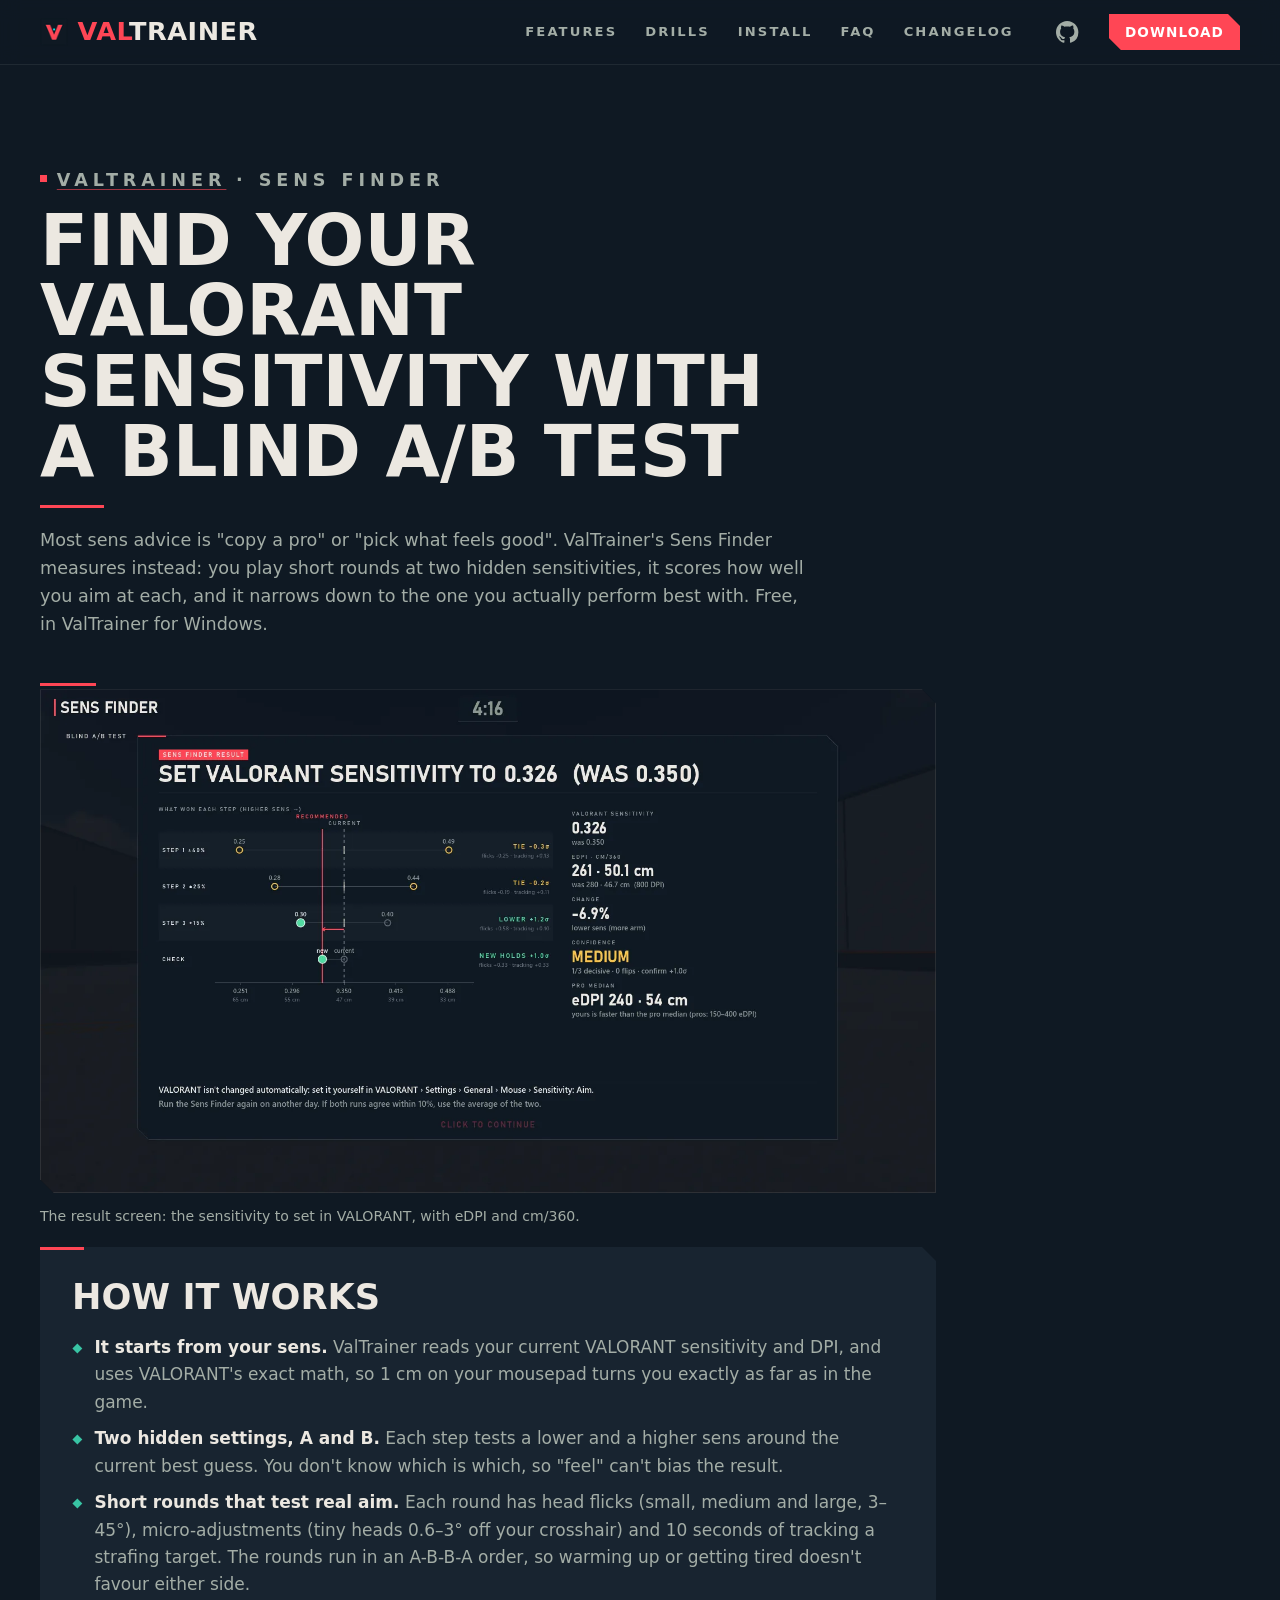
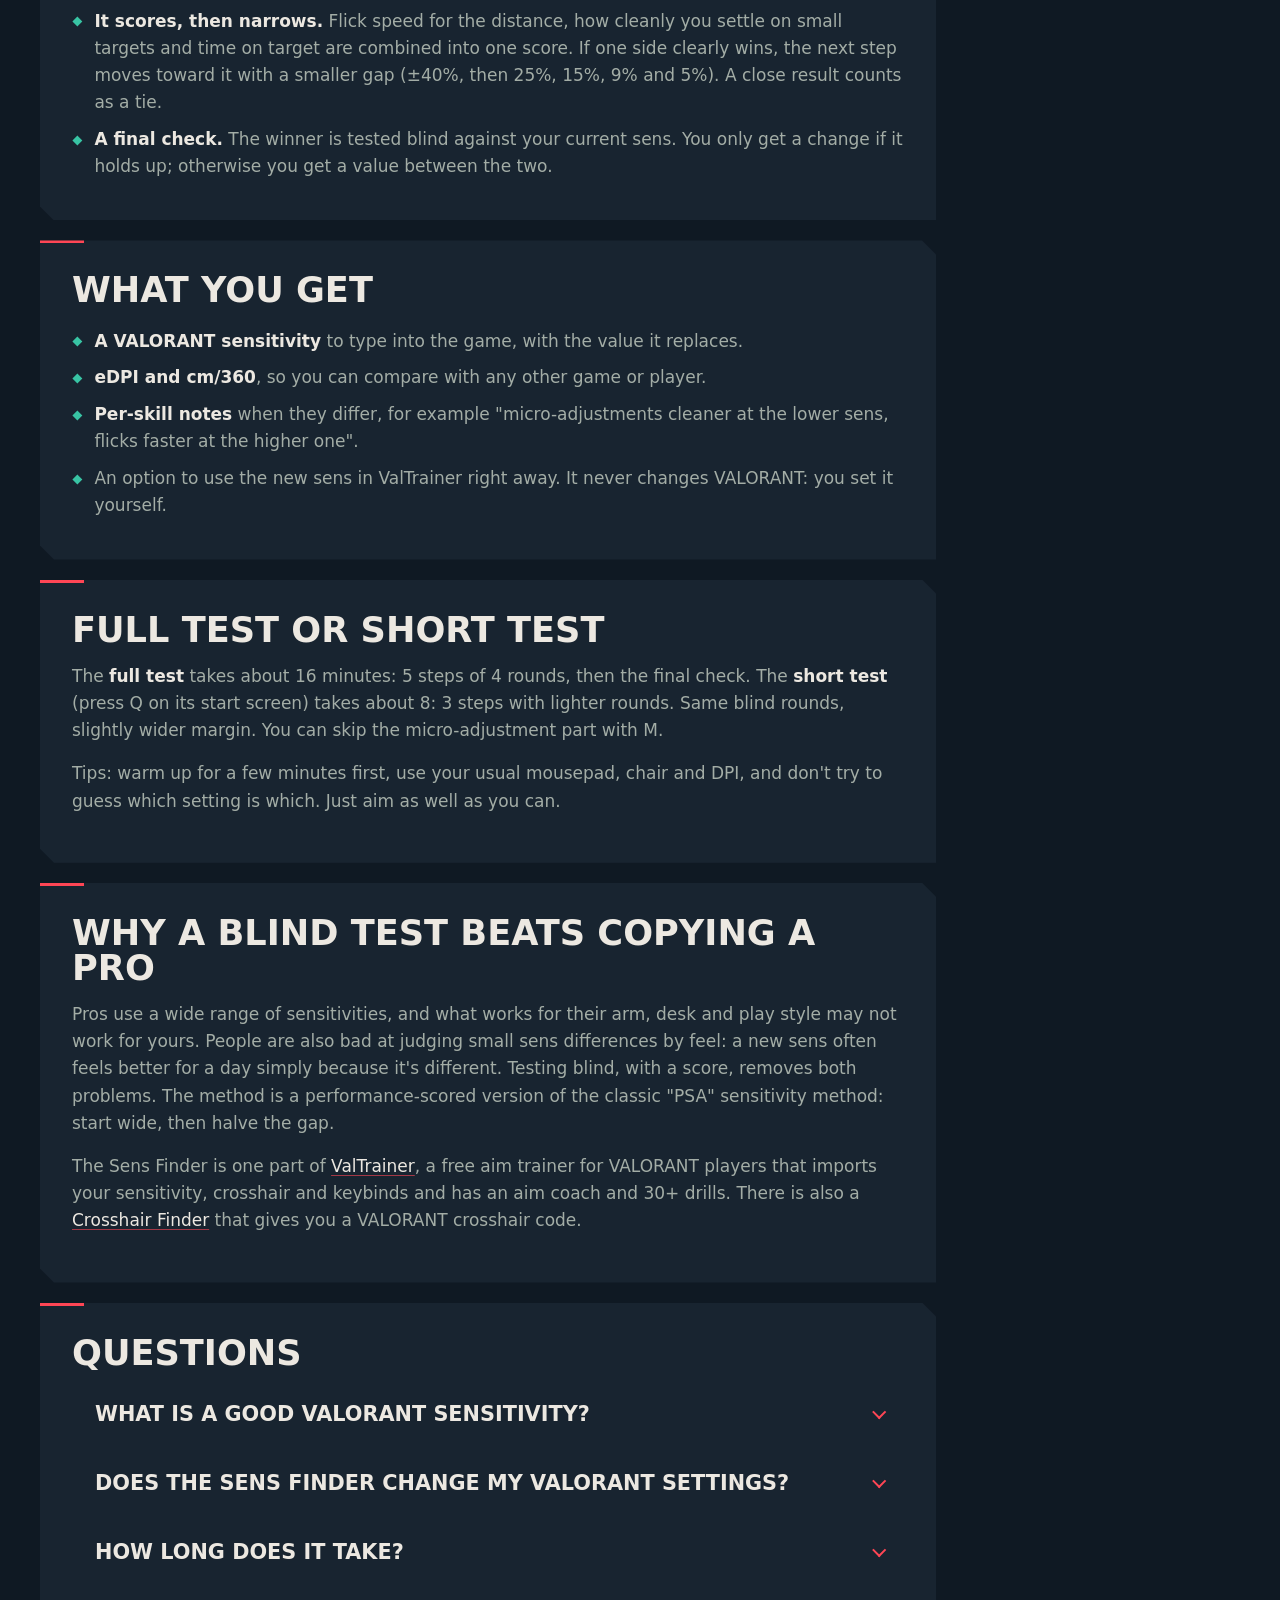
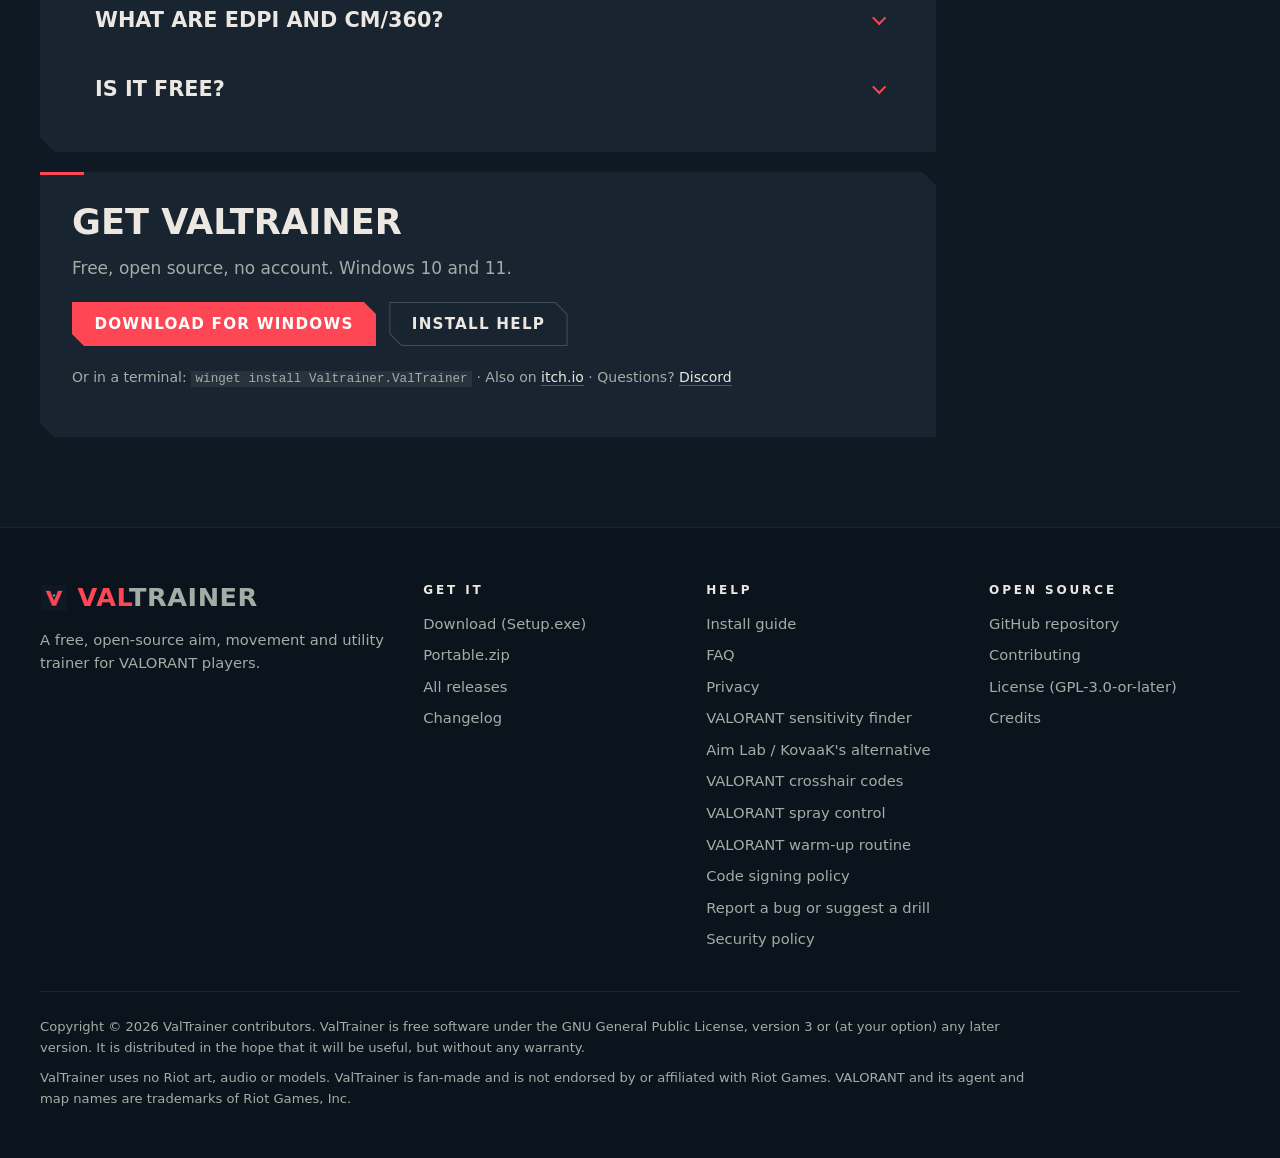
<file: valorant-sensitivity-finder.html>
<!doctype html>
<html lang="en">
<head>
<meta charset="utf-8">
<meta name="viewport" content="width=device-width, initial-scale=1">
<title>VALORANT Sensitivity Finder: Free Blind A/B Sens Test</title>
<meta name="description" content="Find the VALORANT sens you aim best with: a free blind A/B test with flicks, micro-adjustments and tracking. Get your sens, eDPI and cm/360.">
<link rel="canonical" href="https://valtrainer.github.io/valorant-sensitivity-finder.html">
<meta name="theme-color" content="#0f1923">
<meta name="color-scheme" content="dark">
<meta name="referrer" content="strict-origin-when-cross-origin">

<meta property="og:type" content="article">
<meta property="og:site_name" content="ValTrainer">
<meta property="og:title" content="VALORANT Sensitivity Finder: a Blind A/B Sens Test (Free) · ValTrainer">
<meta property="og:description" content="Find the VALORANT sens you aim best with: a free blind A/B test with flicks, micro-adjustments and tracking. Get your sens, eDPI and cm/360.">
<meta property="og:url" content="https://valtrainer.github.io/valorant-sensitivity-finder.html">
<meta property="og:image" content="https://valtrainer.github.io/media/og-image.jpg">
<meta name="twitter:card" content="summary_large_image">

<link rel="icon" href="favicon.ico" sizes="48x48">
<link rel="icon" href="favicon.png" type="image/png" sizes="192x192">
<link rel="apple-touch-icon" href="apple-touch-icon.png">
<link rel="stylesheet" href="css/style.css">
<script>document.documentElement.className += " js";</script>
<script src="js/main.js" defer></script>
<script type="application/ld+json">
{
  "@context": "https://schema.org",
  "@graph": [
    {
      "@type": "WebPage",
      "@id": "https://valtrainer.github.io/valorant-sensitivity-finder.html#page",
      "url": "https://valtrainer.github.io/valorant-sensitivity-finder.html",
      "name": "VALORANT Sensitivity Finder: a Blind A/B Sens Test (Free) · ValTrainer",
      "description": "Find the VALORANT sensitivity you actually aim best with. A free blind A/B test with flicks, micro-adjustments and tracking that gives you a sens, eDPI and cm/360. Windows.",
      "isPartOf": {
        "@id": "https://valtrainer.github.io/#website"
      },
      "about": {
        "@id": "https://valtrainer.github.io/#app"
      },
      "dateModified": "2026-11-19"
    },
    {
      "@type": "BreadcrumbList",
      "itemListElement": [
        {
          "@type": "ListItem",
          "position": 1,
          "name": "ValTrainer",
          "item": "https://valtrainer.github.io/"
        },
        {
          "@type": "ListItem",
          "position": 2,
          "name": "Find your VALORANT sensitivity with a blind A/B test",
          "item": "https://valtrainer.github.io/valorant-sensitivity-finder.html"
        }
      ]
    },
    {
      "@type": "FAQPage",
      "mainEntity": [
        {
          "@type": "Question",
          "name": "What is a good VALORANT sensitivity?",
          "acceptedAnswer": {
            "@type": "Answer",
            "text": "There is no single right number. Many VALORANT players use somewhere around 25–60 cm per 360°. The best one for you is the one you aim best with, which is what the Sens Finder measures."
          }
        },
        {
          "@type": "Question",
          "name": "Does the Sens Finder change my VALORANT settings?",
          "acceptedAnswer": {
            "@type": "Answer",
            "text": "No. ValTrainer only reads VALORANT's settings files. It shows you the new value and you type it into VALORANT yourself."
          }
        },
        {
          "@type": "Question",
          "name": "How long does it take?",
          "acceptedAnswer": {
            "@type": "Answer",
            "text": "About 16 minutes for the full test, or about 8 for the short test (press Q on the start screen)."
          }
        },
        {
          "@type": "Question",
          "name": "What are eDPI and cm/360?",
          "acceptedAnswer": {
            "@type": "Answer",
            "text": "eDPI is your mouse DPI times your in-game sensitivity. cm/360 is how far you move the mouse to turn around once. Both let you compare sensitivities across DPI settings and games."
          }
        },
        {
          "@type": "Question",
          "name": "Is it free?",
          "acceptedAnswer": {
            "@type": "Answer",
            "text": "Yes. ValTrainer is free and open source (GPL-3.0), with no account and no ads."
          }
        }
      ]
    }
  ]
}
</script>
</head>
<body>
<a class="skip" href="#main">Skip to content</a>

<header class="site-header">
  <div class="wrap">
    <a class="brand" href="/" aria-label="ValTrainer home">
      <img src="favicon-32.png" alt="" width="32" height="32">
      <span><b>VAL</b>TRAINER</span>
    </a>
    <nav class="site-nav" aria-label="Main">
      <ul>
        <li><a href="/#features">Features</a></li>
        <li><a href="/#drills">Drills</a></li>
        <li><a href="/#install">Install</a></li>
        <li><a href="/#faq">FAQ</a></li>
        <li><a href="/#changelog">Changelog</a></li>
      </ul>
    </nav>
    <a class="gh-link" href="https://github.com/idoraz1/ValTrainer" aria-label="ValTrainer on GitHub">
      <svg viewBox="0 0 16 16" fill="currentColor" aria-hidden="true"><path d="M8 0C3.58 0 0 3.58 0 8c0 3.54 2.29 6.53 5.47 7.59.4.07.55-.17.55-.38 0-.19-.01-.82-.01-1.49-2.01.37-2.53-.49-2.69-.94-.09-.23-.48-.94-.82-1.13-.28-.15-.68-.52-.01-.53.63-.01 1.08.58 1.23.82.72 1.21 1.87.87 2.33.66.07-.52.28-.87.51-1.07-1.78-.2-3.64-.89-3.64-3.95 0-.87.31-1.59.82-2.15-.08-.2-.36-1.02.08-2.12 0 0 .67-.21 2.2.82.64-.18 1.32-.27 2-.27.68 0 1.36.09 2 .27 1.53-1.04 2.2-.82 2.2-.82.44 1.1.16 1.92.08 2.12.51.56.82 1.27.82 2.15 0 3.07-1.87 3.75-3.65 3.95.29.25.54.73.54 1.48 0 1.07-.01 1.93-.01 2.2 0 .21.15.46.55.38A8.013 8.013 0 0 0 16 8c0-4.42-3.58-8-8-8z"/></svg>
    </a>
    <a class="btn btn-primary btn-sm" data-dl="setup" href="https://github.com/idoraz1/ValTrainer/releases/latest">Download</a>
  </div>
</header>

<main id="main">

<section class="section policy lp" aria-labelledby="lp-title">
  <div class="wrap">
    <header class="sec-head">
      <p class="kicker"><a href="/">ValTrainer</a> · Sens Finder</p>
      <h1 id="lp-title">Find your VALORANT sensitivity with a blind A/B test</h1>
      <p>Most sens advice is "copy a pro" or "pick what feels good". ValTrainer's Sens Finder measures instead: you play short rounds at two hidden sensitivities, it scores how well you aim at each, and it narrows down to the one you actually perform best with. Free, in ValTrainer for Windows.</p>
    </header>

    <div class="policy-body">
      <figure class="shot shot-accent">
        <div class="frame"><img src="media/shot-sensfinder.webp" data-fallback="media/shot-sensfinder.jpg hide" width="1600" height="900" loading="lazy" decoding="async"
          alt="The Sens Finder result: set VALORANT sensitivity to a new value, with eDPI and cm/360."></div>
        <figcaption>The result screen: the sensitivity to set in VALORANT, with eDPI and cm/360.</figcaption>
      </figure>

      <section class="panel" aria-labelledby="how">
        <h2 id="how">How it works</h2>
        <ol class="ticks">
          <li><b>It starts from your sens.</b> ValTrainer reads your current VALORANT sensitivity and DPI, and uses
            VALORANT's exact math, so 1 cm on your mousepad turns you exactly as far as in the game.</li>
          <li><b>Two hidden settings, A and B.</b> Each step tests a lower and a higher sens around the current best guess.
            You don't know which is which, so "feel" can't bias the result.</li>
          <li><b>Short rounds that test real aim.</b> Each round has head flicks (small, medium and large, 3–45°),
            micro-adjustments (tiny heads 0.6–3° off your crosshair) and 10 seconds of tracking a strafing target. The
            rounds run in an A-B-B-A order, so warming up or getting tired doesn't favour either side.</li>
          <li><b>It scores, then narrows.</b> Flick speed for the distance, how cleanly you settle on small targets and
            time on target are combined into one score. If one side clearly wins, the next step moves toward it with a
            smaller gap (±40%, then 25%, 15%, 9% and 5%). A close result counts as a tie.</li>
          <li><b>A final check.</b> The winner is tested blind against your current sens. You only get a change if it
            holds up; otherwise you get a value between the two.</li>
        </ol>
      </section>

      <section class="panel" aria-labelledby="get">
        <h2 id="get">What you get</h2>
        <ul class="ticks">
          <li><b>A VALORANT sensitivity</b> to type into the game, with the value it replaces.</li>
          <li><b>eDPI and cm/360</b>, so you can compare with any other game or player.</li>
          <li><b>Per-skill notes</b> when they differ, for example "micro-adjustments cleaner at the lower sens, flicks
            faster at the higher one".</li>
          <li>An option to use the new sens in ValTrainer right away. It never changes VALORANT: you set it yourself.</li>
        </ul>
      </section>

      <section class="panel" aria-labelledby="time">
        <h2 id="time">Full test or short test</h2>
        <p>The <strong>full test</strong> takes about 16 minutes: 5 steps of 4 rounds, then the final check. The
          <strong>short test</strong> (press Q on its start screen) takes about 8: 3 steps with lighter rounds. Same
          blind rounds, slightly wider margin. You can skip the micro-adjustment part with M.</p>
        <p>Tips: warm up for a few minutes first, use your usual mousepad, chair and DPI, and don't try to guess which
          setting is which. Just aim as well as you can.</p>
      </section>

      <section class="panel" aria-labelledby="why">
        <h2 id="why">Why a blind test beats copying a pro</h2>
        <p>Pros use a wide range of sensitivities, and what works for their arm, desk and play style may not work for
          yours. People are also bad at judging small sens differences by feel: a new sens often feels better for a day
          simply because it's different. Testing blind, with a score, removes both problems. The method is a
          performance-scored version of the classic "PSA" sensitivity method: start wide, then halve the gap.</p>
        <p>The Sens Finder is one part of <a href="/">ValTrainer</a>, a free aim trainer for VALORANT players that
          imports your sensitivity, crosshair and keybinds and has an aim coach and 30+ drills. There is also a
          <a href="valorant-crosshair.html">Crosshair Finder</a> that gives you a VALORANT crosshair code.</p>
      </section>

      <section class="panel faq" aria-labelledby="lp-faq">
        <h2 id="lp-faq">Questions</h2>
        <details>
          <summary>What is a good VALORANT sensitivity?</summary>
          <div class="answer"><p>There is no single right number. Many VALORANT players use somewhere around 25–60 cm per 360°. The best one for you is the one you aim best with, which is what the Sens Finder measures.</p></div>
        </details>
        <details>
          <summary>Does the Sens Finder change my VALORANT settings?</summary>
          <div class="answer"><p>No. ValTrainer only reads VALORANT's settings files. It shows you the new value and you type it into VALORANT yourself.</p></div>
        </details>
        <details>
          <summary>How long does it take?</summary>
          <div class="answer"><p>About 16 minutes for the full test, or about 8 for the short test (press Q on the start screen).</p></div>
        </details>
        <details>
          <summary>What are eDPI and cm/360?</summary>
          <div class="answer"><p>eDPI is your mouse DPI times your in-game sensitivity. cm/360 is how far you move the mouse to turn around once. Both let you compare sensitivities across DPI settings and games.</p></div>
        </details>
        <details>
          <summary>Is it free?</summary>
          <div class="answer"><p>Yes. ValTrainer is free and open source (GPL-3.0), with no account and no ads.</p></div>
        </details>
      </section>
      <section class="panel lp-cta" aria-label="Download">
        <h2>Get ValTrainer</h2>
        <p>Free, open source, no account. Windows 10 and 11.</p>
        <p><a class="btn btn-primary" data-dl="setup" href="https://github.com/idoraz1/ValTrainer/releases/latest">Download for Windows</a>
          <a class="btn btn-ghost" href="/#install">Install help</a></p>
        <p class="small">Or in a terminal: <code>winget install Valtrainer.ValTrainer</code> · Also on
          <a href="https://idoraz1.itch.io/valtrainer">itch.io</a> · Questions? <a href="https://discord.gg/Y6UKUX89C8">Discord</a></p>
      </section>
    </div>
  </div>
</section>

</main>

<footer class="site-footer">
  <div class="wrap">
    <div class="footer-grid">
      <div>
        <a class="brand" href="/" aria-label="ValTrainer home"><img src="favicon-32.png" alt="" width="32" height="32" loading="lazy"><span><b>VAL</b>TRAINER</span></a>
        <p style="margin-top:1rem">A free, open-source aim, movement and utility trainer for VALORANT players.</p>
      </div>
      <nav aria-labelledby="f-get">
        <h2 id="f-get">GET IT</h2>
        <ul>
          <li><a data-dl="setup" href="https://github.com/idoraz1/ValTrainer/releases/latest">Download (Setup.exe)</a></li>
          <li><a data-dl="portable" href="https://github.com/idoraz1/ValTrainer/releases/latest">Portable.zip</a></li>
          <li><a href="https://github.com/idoraz1/ValTrainer/releases">All releases</a></li>
          <li><a href="https://github.com/idoraz1/ValTrainer/blob/main/CHANGELOG.md">Changelog</a></li>
        </ul>
      </nav>
      <nav aria-labelledby="f-help">
        <h2 id="f-help">HELP</h2>
        <ul>
          <li><a href="/#install">Install guide</a></li>
          <li><a href="/#faq">FAQ</a></li>
          <li><a href="code-signing-policy.html#privacy">Privacy</a></li>
          <li><a href="valorant-sensitivity-finder.html">VALORANT sensitivity finder</a></li>
          <li><a href="aim-lab-alternative.html">Aim Lab / KovaaK's alternative</a></li>
          <li><a href="valorant-crosshair.html">VALORANT crosshair codes</a></li>
          <li><a href="valorant-spray-control.html">VALORANT spray control</a></li>
          <li><a href="valorant-warm-up.html">VALORANT warm-up routine</a></li>
          <li><a href="code-signing-policy.html">Code signing policy</a></li>
          <li><a href="https://github.com/idoraz1/ValTrainer/issues/new/choose">Report a bug or suggest a drill</a></li>
          <li><a href="https://github.com/idoraz1/ValTrainer/blob/main/SECURITY.md">Security policy</a></li>
        </ul>
      </nav>
      <nav aria-labelledby="f-src">
        <h2 id="f-src">OPEN SOURCE</h2>
        <ul>
          <li><a href="https://github.com/idoraz1/ValTrainer">GitHub repository</a></li>
          <li><a href="https://github.com/idoraz1/ValTrainer/blob/main/CONTRIBUTING.md">Contributing</a></li>
          <li><a href="https://github.com/idoraz1/ValTrainer/blob/main/LICENSE">License (GPL-3.0-or-later)</a></li>
          <li><a href="https://github.com/idoraz1/ValTrainer/blob/main/ValTrainerGodot/CREDITS.md">Credits</a></li>
        </ul>
      </nav>
    </div>
    <div class="legal">
      <p>Copyright © 2026 ValTrainer contributors. ValTrainer is free software under the GNU General Public License,
        version 3 or (at your option) any later version. It is distributed in the hope that it will be useful, but without any warranty.</p>
      <p>ValTrainer uses no Riot art, audio or models. ValTrainer is fan-made and is not endorsed by or affiliated with
        Riot Games. VALORANT and its agent and map names are trademarks of Riot Games, Inc.</p>
    </div>
  </div>
</footer>
</body>
</html>
</file>
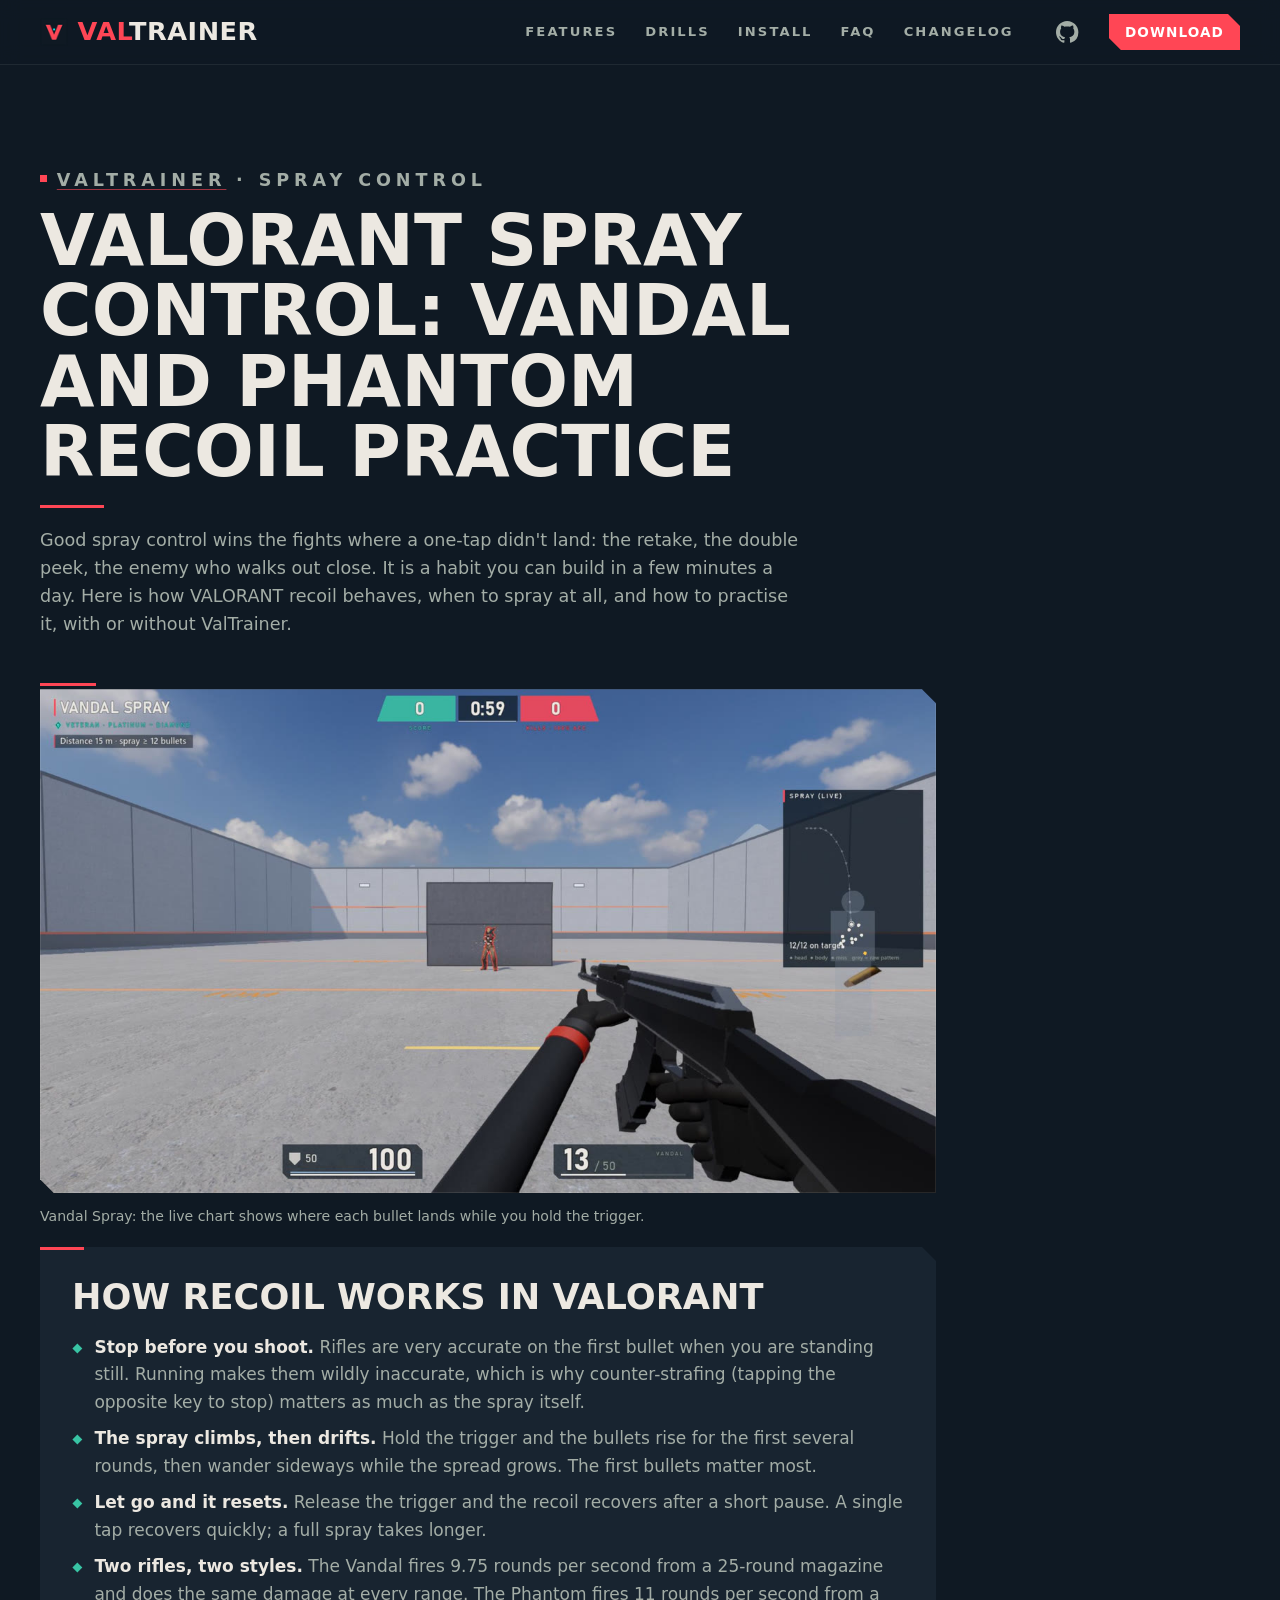
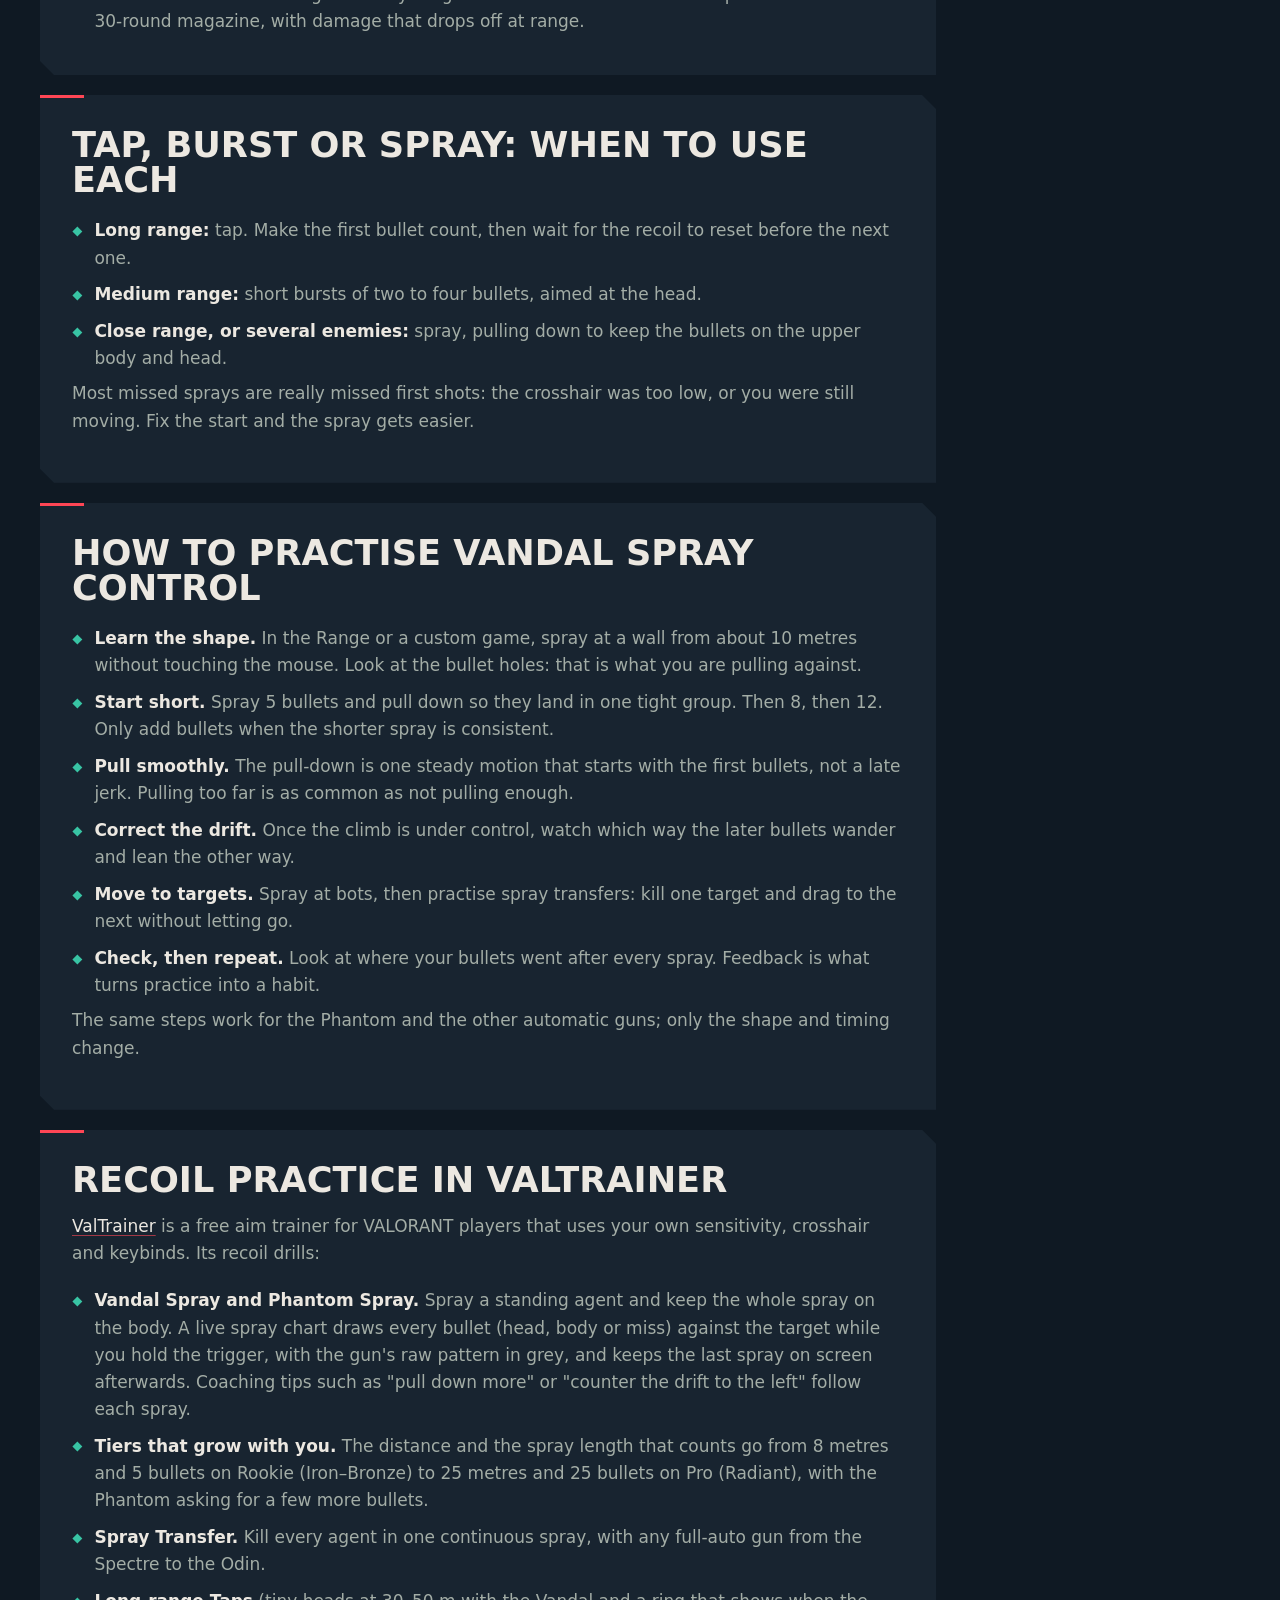
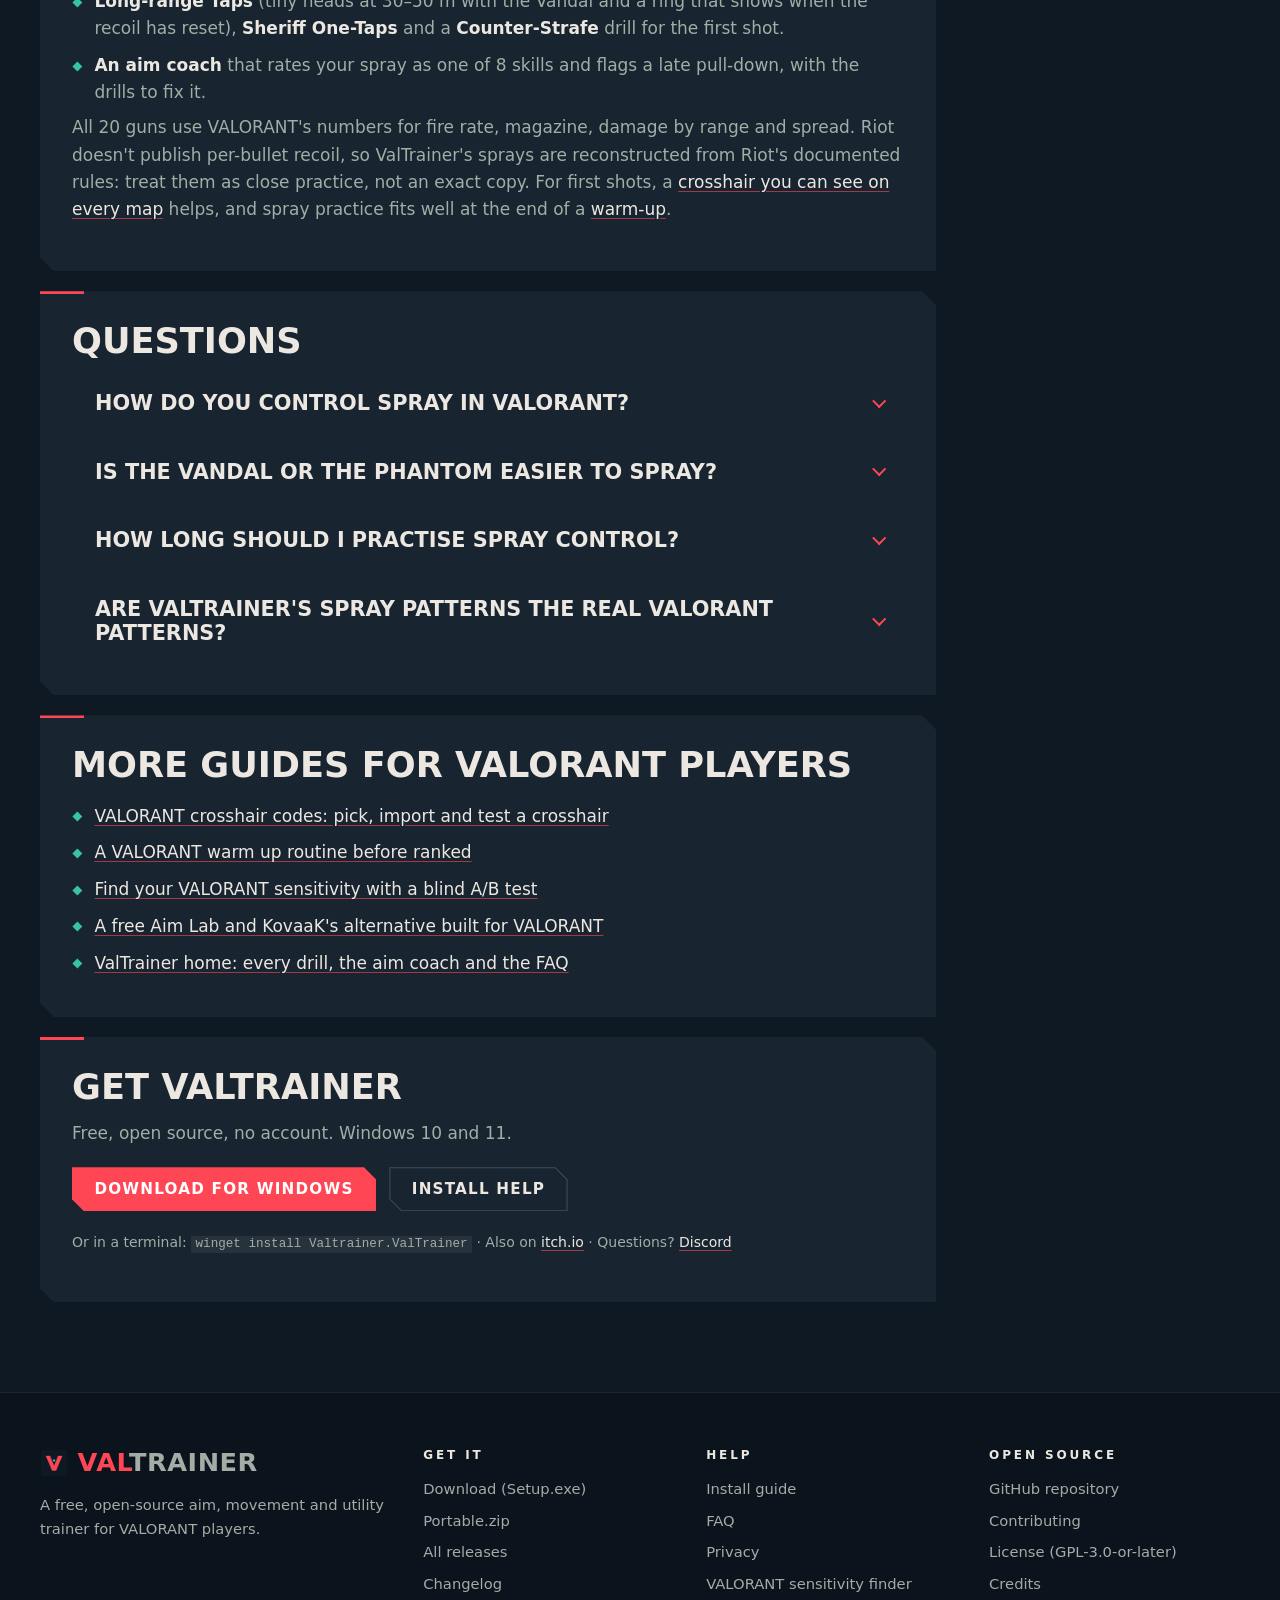
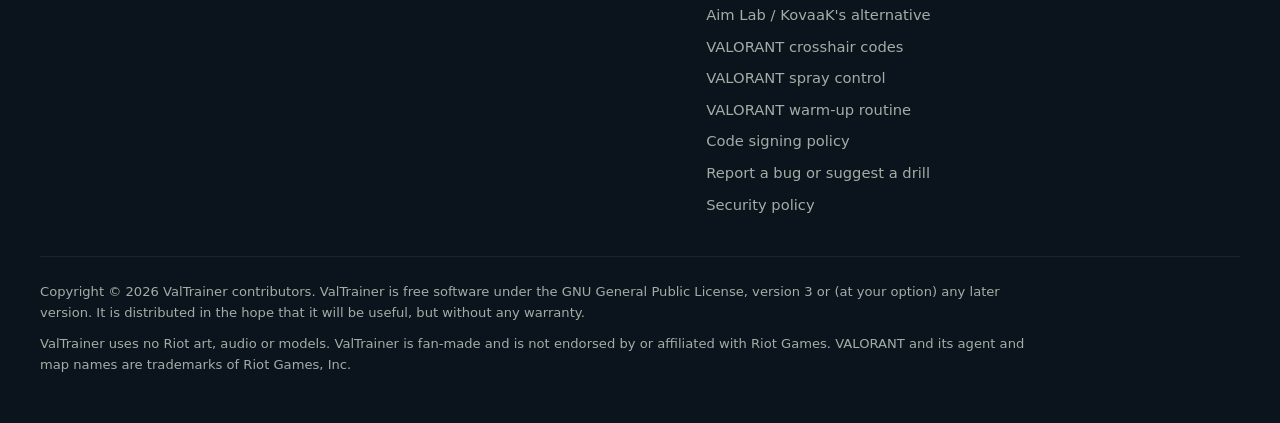
<file: valorant-spray-control.html>
<!doctype html>
<html lang="en">
<head>
<meta charset="utf-8">
<meta name="viewport" content="width=device-width, initial-scale=1">
<title>VALORANT Spray Control: Vandal Recoil Practice · ValTrainer</title>
<meta name="description" content="How VALORANT recoil works, when to tap, burst or spray, and how to practise Vandal and Phantom spray control with a live chart of every bullet.">
<link rel="canonical" href="https://valtrainer.github.io/valorant-spray-control.html">
<meta name="theme-color" content="#0f1923">
<meta name="color-scheme" content="dark">
<meta name="referrer" content="strict-origin-when-cross-origin">

<meta property="og:type" content="article">
<meta property="og:site_name" content="ValTrainer">
<meta property="og:title" content="VALORANT Spray Control: Vandal Recoil Practice · ValTrainer">
<meta property="og:description" content="How VALORANT recoil works, when to tap, burst or spray, and how to practise Vandal and Phantom spray control with a live chart of every bullet.">
<meta property="og:url" content="https://valtrainer.github.io/valorant-spray-control.html">
<meta property="og:image" content="https://valtrainer.github.io/media/og-image.jpg">
<meta name="twitter:card" content="summary_large_image">

<link rel="icon" href="favicon.ico" sizes="48x48">
<link rel="icon" href="favicon.png" type="image/png" sizes="192x192">
<link rel="apple-touch-icon" href="apple-touch-icon.png">
<link rel="stylesheet" href="css/style.css">
<script>document.documentElement.className += " js";</script>
<script src="js/main.js" defer></script>
<script type="application/ld+json">
{
  "@context": "https://schema.org",
  "@graph": [
    {
      "@type": "WebPage",
      "@id": "https://valtrainer.github.io/valorant-spray-control.html#page",
      "url": "https://valtrainer.github.io/valorant-spray-control.html",
      "name": "VALORANT Spray Control: Vandal Recoil Practice · ValTrainer",
      "description": "How VALORANT recoil works, when to tap, burst or spray, and how to practise Vandal and Phantom spray control with a live chart of every bullet.",
      "isPartOf": {
        "@id": "https://valtrainer.github.io/#website"
      },
      "about": {
        "@id": "https://valtrainer.github.io/#app"
      },
      "dateModified": "2026-11-19"
    },
    {
      "@type": "BreadcrumbList",
      "itemListElement": [
        {
          "@type": "ListItem",
          "position": 1,
          "name": "ValTrainer",
          "item": "https://valtrainer.github.io/"
        },
        {
          "@type": "ListItem",
          "position": 2,
          "name": "VALORANT spray control: Vandal and Phantom recoil practice",
          "item": "https://valtrainer.github.io/valorant-spray-control.html"
        }
      ]
    },
    {
      "@type": "FAQPage",
      "mainEntity": [
        {
          "@type": "Question",
          "name": "How do you control spray in VALORANT?",
          "acceptedAnswer": {
            "@type": "Answer",
            "text": "Stop moving, start on the head or upper chest, then pull the mouse down smoothly as the gun climbs and correct sideways when it drifts. At long range, tap or burst instead of spraying."
          }
        },
        {
          "@type": "Question",
          "name": "Is the Vandal or the Phantom easier to spray?",
          "acceptedAnswer": {
            "@type": "Answer",
            "text": "The Phantom fires faster, holds 30 rounds and is usually seen as easier to spray up close. The Vandal does the same damage at every range, which rewards taps and short bursts at long range."
          }
        },
        {
          "@type": "Question",
          "name": "How long should I practise spray control?",
          "acceptedAnswer": {
            "@type": "Answer",
            "text": "A few minutes of focused sprays a day is enough to build the habit. Short, deliberate sprays with a look at where the bullets went beat long sessions of holding the trigger."
          }
        },
        {
          "@type": "Question",
          "name": "Are ValTrainer's spray patterns the real VALORANT patterns?",
          "acceptedAnswer": {
            "@type": "Answer",
            "text": "They follow Riot's documented recoil rules, but Riot doesn't publish per-bullet patterns, so the numbers are reconstructions. Use ValTrainer to build the pull-down habit and check the feel in VALORANT's Range."
          }
        }
      ]
    }
  ]
}
</script>
</head>
<body>
<a class="skip" href="#main">Skip to content</a>

<header class="site-header">
  <div class="wrap">
    <a class="brand" href="/" aria-label="ValTrainer home">
      <img src="favicon-32.png" alt="" width="32" height="32">
      <span><b>VAL</b>TRAINER</span>
    </a>
    <nav class="site-nav" aria-label="Main">
      <ul>
        <li><a href="/#features">Features</a></li>
        <li><a href="/#drills">Drills</a></li>
        <li><a href="/#install">Install</a></li>
        <li><a href="/#faq">FAQ</a></li>
        <li><a href="/#changelog">Changelog</a></li>
      </ul>
    </nav>
    <a class="gh-link" href="https://github.com/idoraz1/ValTrainer" aria-label="ValTrainer on GitHub">
      <svg viewBox="0 0 16 16" fill="currentColor" aria-hidden="true"><path d="M8 0C3.58 0 0 3.58 0 8c0 3.54 2.29 6.53 5.47 7.59.4.07.55-.17.55-.38 0-.19-.01-.82-.01-1.49-2.01.37-2.53-.49-2.69-.94-.09-.23-.48-.94-.82-1.13-.28-.15-.68-.52-.01-.53.63-.01 1.08.58 1.23.82.72 1.21 1.87.87 2.33.66.07-.52.28-.87.51-1.07-1.78-.2-3.64-.89-3.64-3.95 0-.87.31-1.59.82-2.15-.08-.2-.36-1.02.08-2.12 0 0 .67-.21 2.2.82.64-.18 1.32-.27 2-.27.68 0 1.36.09 2 .27 1.53-1.04 2.2-.82 2.2-.82.44 1.1.16 1.92.08 2.12.51.56.82 1.27.82 2.15 0 3.07-1.87 3.75-3.65 3.95.29.25.54.73.54 1.48 0 1.07-.01 1.93-.01 2.2 0 .21.15.46.55.38A8.013 8.013 0 0 0 16 8c0-4.42-3.58-8-8-8z"/></svg>
    </a>
    <a class="btn btn-primary btn-sm" data-dl="setup" href="https://github.com/idoraz1/ValTrainer/releases/latest">Download</a>
  </div>
</header>

<main id="main">

<section class="section policy lp" aria-labelledby="lp-title">
  <div class="wrap">
    <header class="sec-head">
      <p class="kicker"><a href="/">ValTrainer</a> · Spray control</p>
      <h1 id="lp-title">VALORANT spray control: Vandal and Phantom recoil practice</h1>
      <p>Good spray control wins the fights where a one-tap didn't land: the retake, the double peek, the enemy who walks out close. It is a habit you can build in a few minutes a day. Here is how VALORANT recoil behaves, when to spray at all, and how to practise it, with or without ValTrainer.</p>
    </header>

    <div class="policy-body">
      <figure class="shot shot-accent">
        <div class="frame"><img src="media/clip-spray.jpg" data-fallback="img/drill-spray.webp" width="1280" height="720" loading="lazy" decoding="async"
          alt="ValTrainer's Vandal Spray drill at 15 metres: a live spray chart shows 12 of 12 bullets on the target and the gun's raw recoil pattern in grey."></div>
        <figcaption>Vandal Spray: the live chart shows where each bullet lands while you hold the trigger.</figcaption>
      </figure>

      <section class="panel" aria-labelledby="how">
        <h2 id="how">How recoil works in VALORANT</h2>
        <ul class="ticks">
          <li><b>Stop before you shoot.</b> Rifles are very accurate on the first bullet when you are standing still.
            Running makes them wildly inaccurate, which is why counter-strafing (tapping the opposite key to stop) matters
            as much as the spray itself.</li>
          <li><b>The spray climbs, then drifts.</b> Hold the trigger and the bullets rise for the first several rounds,
            then wander sideways while the spread grows. The first bullets matter most.</li>
          <li><b>Let go and it resets.</b> Release the trigger and the recoil recovers after a short pause. A single tap
            recovers quickly; a full spray takes longer.</li>
          <li><b>Two rifles, two styles.</b> The Vandal fires 9.75 rounds per second from a 25-round magazine and does the
            same damage at every range. The Phantom fires 11 rounds per second from a 30-round magazine, with damage that
            drops off at range.</li>
        </ul>
      </section>

      <section class="panel" aria-labelledby="when">
        <h2 id="when">Tap, burst or spray: when to use each</h2>
        <ul class="ticks">
          <li><b>Long range:</b> tap. Make the first bullet count, then wait for the recoil to reset before the next one.</li>
          <li><b>Medium range:</b> short bursts of two to four bullets, aimed at the head.</li>
          <li><b>Close range, or several enemies:</b> spray, pulling down to keep the bullets on the upper body and head.</li>
        </ul>
        <p>Most missed sprays are really missed first shots: the crosshair was too low, or you were still moving. Fix the
          start and the spray gets easier.</p>
      </section>

      <section class="panel" aria-labelledby="practice">
        <h2 id="practice">How to practise Vandal spray control</h2>
        <ol class="ticks">
          <li><b>Learn the shape.</b> In the Range or a custom game, spray at a wall from about 10 metres without
            touching the mouse. Look at the bullet holes: that is what you are pulling against.</li>
          <li><b>Start short.</b> Spray 5 bullets and pull down so they land in one tight group. Then 8, then 12. Only add
            bullets when the shorter spray is consistent.</li>
          <li><b>Pull smoothly.</b> The pull-down is one steady motion that starts with the first bullets, not a late jerk.
            Pulling too far is as common as not pulling enough.</li>
          <li><b>Correct the drift.</b> Once the climb is under control, watch which way the later bullets wander and
            lean the other way.</li>
          <li><b>Move to targets.</b> Spray at bots, then practise spray transfers: kill one target and drag to the next
            without letting go.</li>
          <li><b>Check, then repeat.</b> Look at where your bullets went after every spray. Feedback is what turns
            practice into a habit.</li>
        </ol>
        <p>The same steps work for the Phantom and the other automatic guns; only the shape and timing change.</p>
      </section>

      <section class="panel" aria-labelledby="vt">
        <h2 id="vt">Recoil practice in ValTrainer</h2>
        <p><a href="/">ValTrainer</a> is a free aim trainer for VALORANT players that uses your own sensitivity, crosshair
          and keybinds. Its recoil drills:</p>
        <ul class="ticks">
          <li><b>Vandal Spray and Phantom Spray.</b> Spray a standing agent and keep the whole spray on the body. A live
            spray chart draws every bullet (head, body or miss) against the target while you hold the trigger, with the
            gun's raw pattern in grey, and keeps the last spray on screen afterwards. Coaching tips such as "pull down
            more" or "counter the drift to the left" follow each spray.</li>
          <li><b>Tiers that grow with you.</b> The distance and the spray length that counts go from 8 metres and 5
            bullets on Rookie (Iron–Bronze) to 25 metres and 25 bullets on Pro (Radiant), with the Phantom asking for a
            few more bullets.</li>
          <li><b>Spray Transfer.</b> Kill every agent in one continuous spray, with any full-auto gun from the Spectre
            to the Odin.</li>
          <li><b>Long-range Taps</b> (tiny heads at 30–50 m with the Vandal and a ring that shows when the recoil has
            reset), <b>Sheriff One-Taps</b> and a <b>Counter-Strafe</b> drill for the first shot.</li>
          <li><b>An aim coach</b> that rates your spray as one of 8 skills and flags a late pull-down, with the drills to fix it.</li>
        </ul>
        <p>All 20 guns use VALORANT's numbers for fire rate, magazine, damage by range and spread. Riot doesn't publish
          per-bullet recoil, so ValTrainer's sprays are reconstructed from Riot's documented rules: treat them as close
          practice, not an exact copy. For first shots, a <a href="valorant-crosshair.html">crosshair you can see on every
          map</a> helps, and spray practice fits well at the end of a <a href="valorant-warm-up.html">warm-up</a>.</p>
      </section>

      <section class="panel faq" aria-labelledby="lp-faq">
        <h2 id="lp-faq">Questions</h2>
        <details>
          <summary>How do you control spray in VALORANT?</summary>
          <div class="answer"><p>Stop moving, start on the head or upper chest, then pull the mouse down smoothly as the gun climbs and correct sideways when it drifts. At long range, tap or burst instead of spraying.</p></div>
        </details>
        <details>
          <summary>Is the Vandal or the Phantom easier to spray?</summary>
          <div class="answer"><p>The Phantom fires faster, holds 30 rounds and is usually seen as easier to spray up close. The Vandal does the same damage at every range, which rewards taps and short bursts at long range.</p></div>
        </details>
        <details>
          <summary>How long should I practise spray control?</summary>
          <div class="answer"><p>A few minutes of focused sprays a day is enough to build the habit. Short, deliberate sprays with a look at where the bullets went beat long sessions of holding the trigger.</p></div>
        </details>
        <details>
          <summary>Are ValTrainer's spray patterns the real VALORANT patterns?</summary>
          <div class="answer"><p>They follow Riot's documented recoil rules, but Riot doesn't publish per-bullet patterns, so the numbers are reconstructions. Use ValTrainer to build the pull-down habit and check the feel in VALORANT's Range.</p></div>
        </details>
      </section>
      <section class="panel" aria-labelledby="more">
        <h2 id="more">More guides for VALORANT players</h2>
        <ul class="ticks">
          <li><a href="valorant-crosshair.html">VALORANT crosshair codes: pick, import and test a crosshair</a></li>
          <li><a href="valorant-warm-up.html">A VALORANT warm up routine before ranked</a></li>
          <li><a href="valorant-sensitivity-finder.html">Find your VALORANT sensitivity with a blind A/B test</a></li>
          <li><a href="aim-lab-alternative.html">A free Aim Lab and KovaaK's alternative built for VALORANT</a></li>
          <li><a href="/">ValTrainer home: every drill, the aim coach and the FAQ</a></li>
        </ul>
      </section>
      <section class="panel lp-cta" aria-label="Download">
        <h2>Get ValTrainer</h2>
        <p>Free, open source, no account. Windows 10 and 11.</p>
        <p><a class="btn btn-primary" data-dl="setup" href="https://github.com/idoraz1/ValTrainer/releases/latest">Download for Windows</a>
          <a class="btn btn-ghost" href="/#install">Install help</a></p>
        <p class="small">Or in a terminal: <code>winget install Valtrainer.ValTrainer</code> · Also on
          <a href="https://idoraz1.itch.io/valtrainer">itch.io</a> · Questions? <a href="https://discord.gg/Y6UKUX89C8">Discord</a></p>
      </section>
    </div>
  </div>
</section>

</main>

<footer class="site-footer">
  <div class="wrap">
    <div class="footer-grid">
      <div>
        <a class="brand" href="/" aria-label="ValTrainer home"><img src="favicon-32.png" alt="" width="32" height="32" loading="lazy"><span><b>VAL</b>TRAINER</span></a>
        <p style="margin-top:1rem">A free, open-source aim, movement and utility trainer for VALORANT players.</p>
      </div>
      <nav aria-labelledby="f-get">
        <h2 id="f-get">GET IT</h2>
        <ul>
          <li><a data-dl="setup" href="https://github.com/idoraz1/ValTrainer/releases/latest">Download (Setup.exe)</a></li>
          <li><a data-dl="portable" href="https://github.com/idoraz1/ValTrainer/releases/latest">Portable.zip</a></li>
          <li><a href="https://github.com/idoraz1/ValTrainer/releases">All releases</a></li>
          <li><a href="https://github.com/idoraz1/ValTrainer/blob/main/CHANGELOG.md">Changelog</a></li>
        </ul>
      </nav>
      <nav aria-labelledby="f-help">
        <h2 id="f-help">HELP</h2>
        <ul>
          <li><a href="/#install">Install guide</a></li>
          <li><a href="/#faq">FAQ</a></li>
          <li><a href="code-signing-policy.html#privacy">Privacy</a></li>
          <li><a href="valorant-sensitivity-finder.html">VALORANT sensitivity finder</a></li>
          <li><a href="aim-lab-alternative.html">Aim Lab / KovaaK's alternative</a></li>
          <li><a href="valorant-crosshair.html">VALORANT crosshair codes</a></li>
          <li><a href="valorant-spray-control.html">VALORANT spray control</a></li>
          <li><a href="valorant-warm-up.html">VALORANT warm-up routine</a></li>
          <li><a href="code-signing-policy.html">Code signing policy</a></li>
          <li><a href="https://github.com/idoraz1/ValTrainer/issues/new/choose">Report a bug or suggest a drill</a></li>
          <li><a href="https://github.com/idoraz1/ValTrainer/blob/main/SECURITY.md">Security policy</a></li>
        </ul>
      </nav>
      <nav aria-labelledby="f-src">
        <h2 id="f-src">OPEN SOURCE</h2>
        <ul>
          <li><a href="https://github.com/idoraz1/ValTrainer">GitHub repository</a></li>
          <li><a href="https://github.com/idoraz1/ValTrainer/blob/main/CONTRIBUTING.md">Contributing</a></li>
          <li><a href="https://github.com/idoraz1/ValTrainer/blob/main/LICENSE">License (GPL-3.0-or-later)</a></li>
          <li><a href="https://github.com/idoraz1/ValTrainer/blob/main/ValTrainerGodot/CREDITS.md">Credits</a></li>
        </ul>
      </nav>
    </div>
    <div class="legal">
      <p>Copyright © 2026 ValTrainer contributors. ValTrainer is free software under the GNU General Public License,
        version 3 or (at your option) any later version. It is distributed in the hope that it will be useful, but without any warranty.</p>
      <p>ValTrainer uses no Riot art, audio or models. ValTrainer is fan-made and is not endorsed by or affiliated with
        Riot Games. VALORANT and its agent and map names are trademarks of Riot Games, Inc.</p>
    </div>
  </div>
</footer>
</body>
</html>
</file>
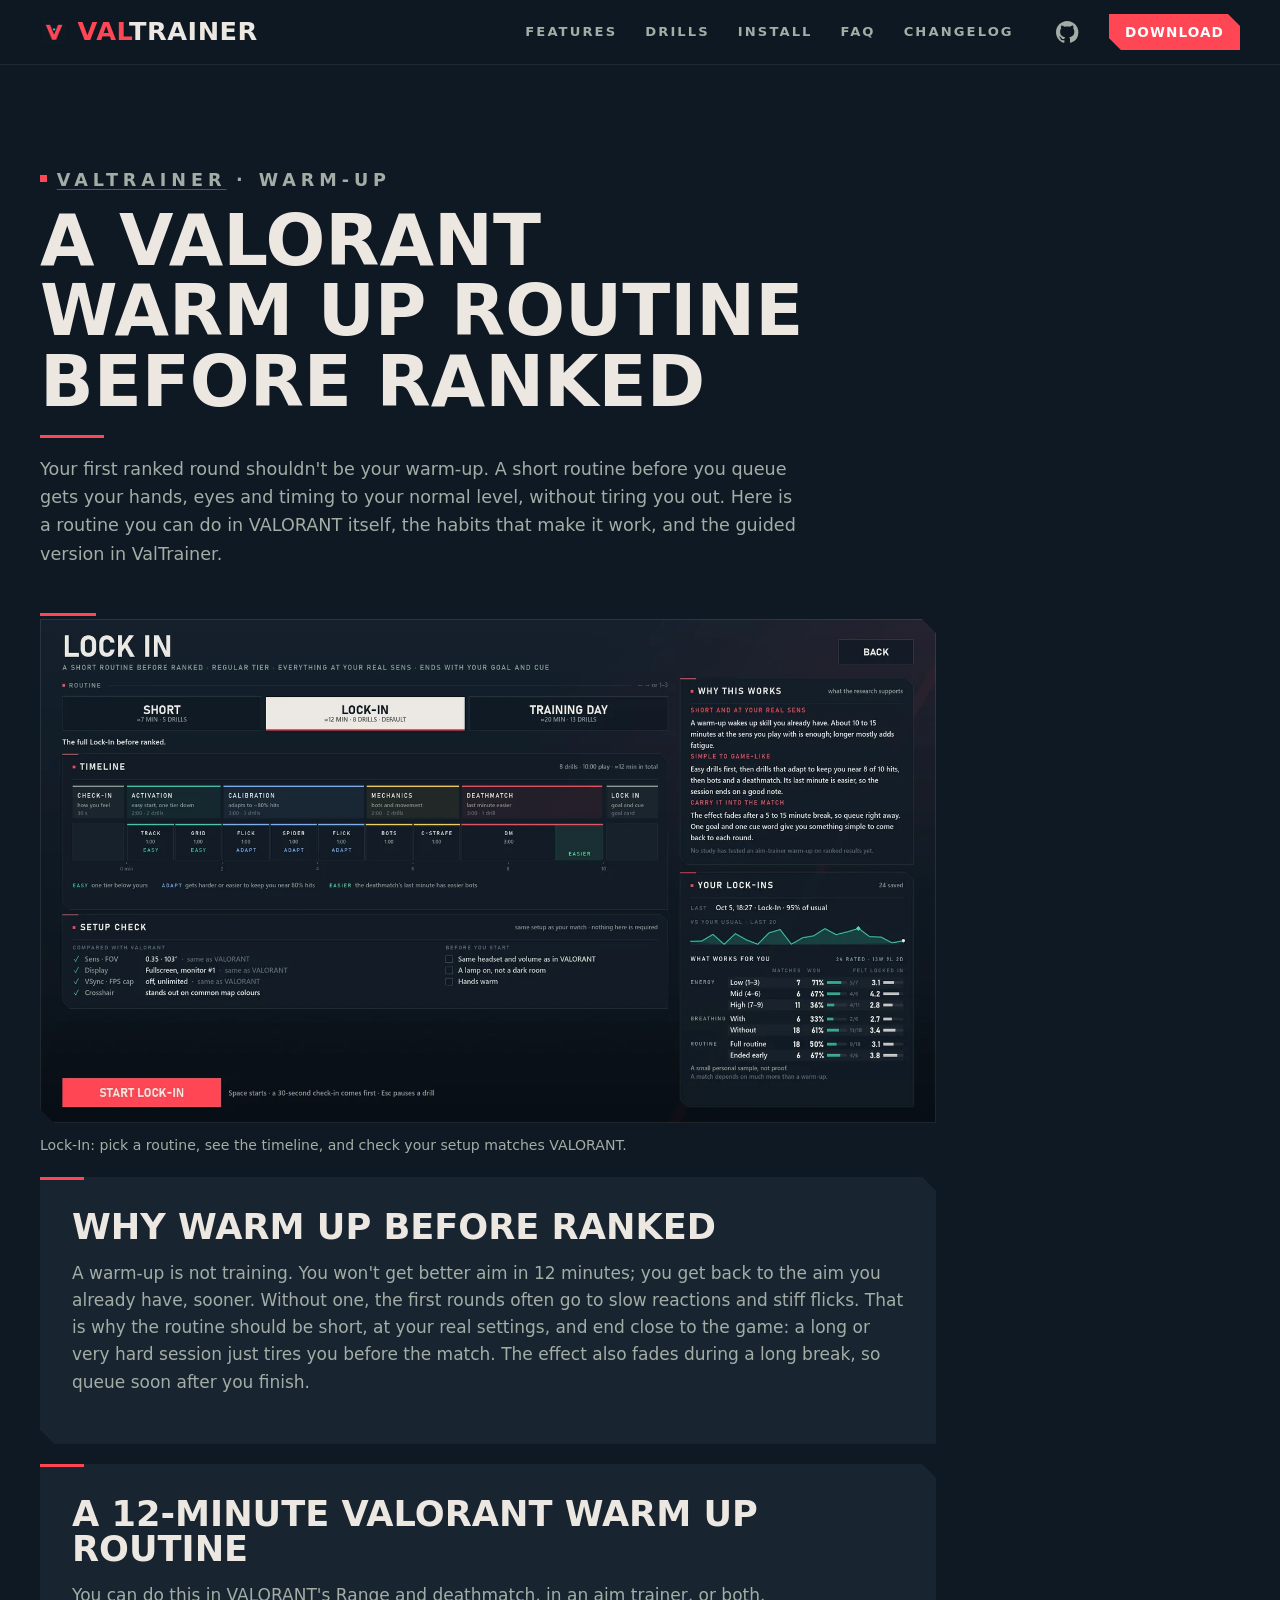
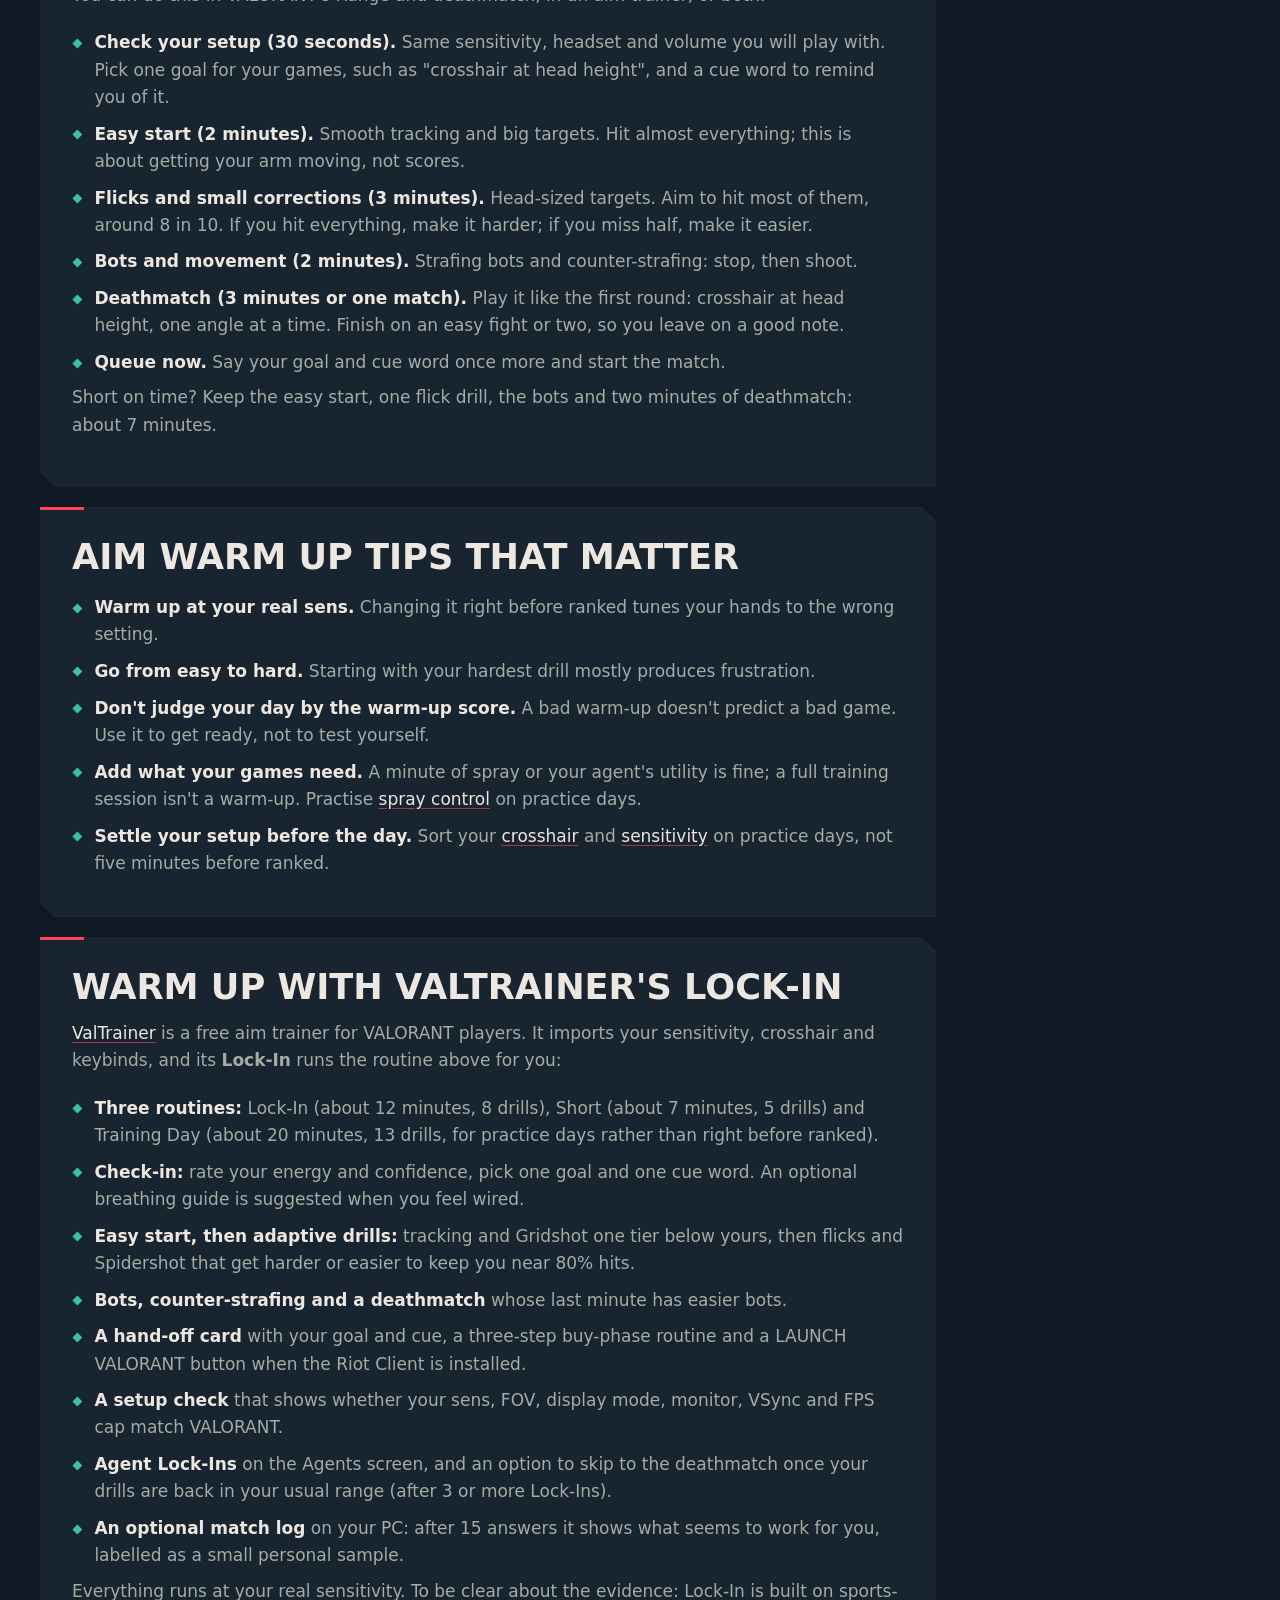
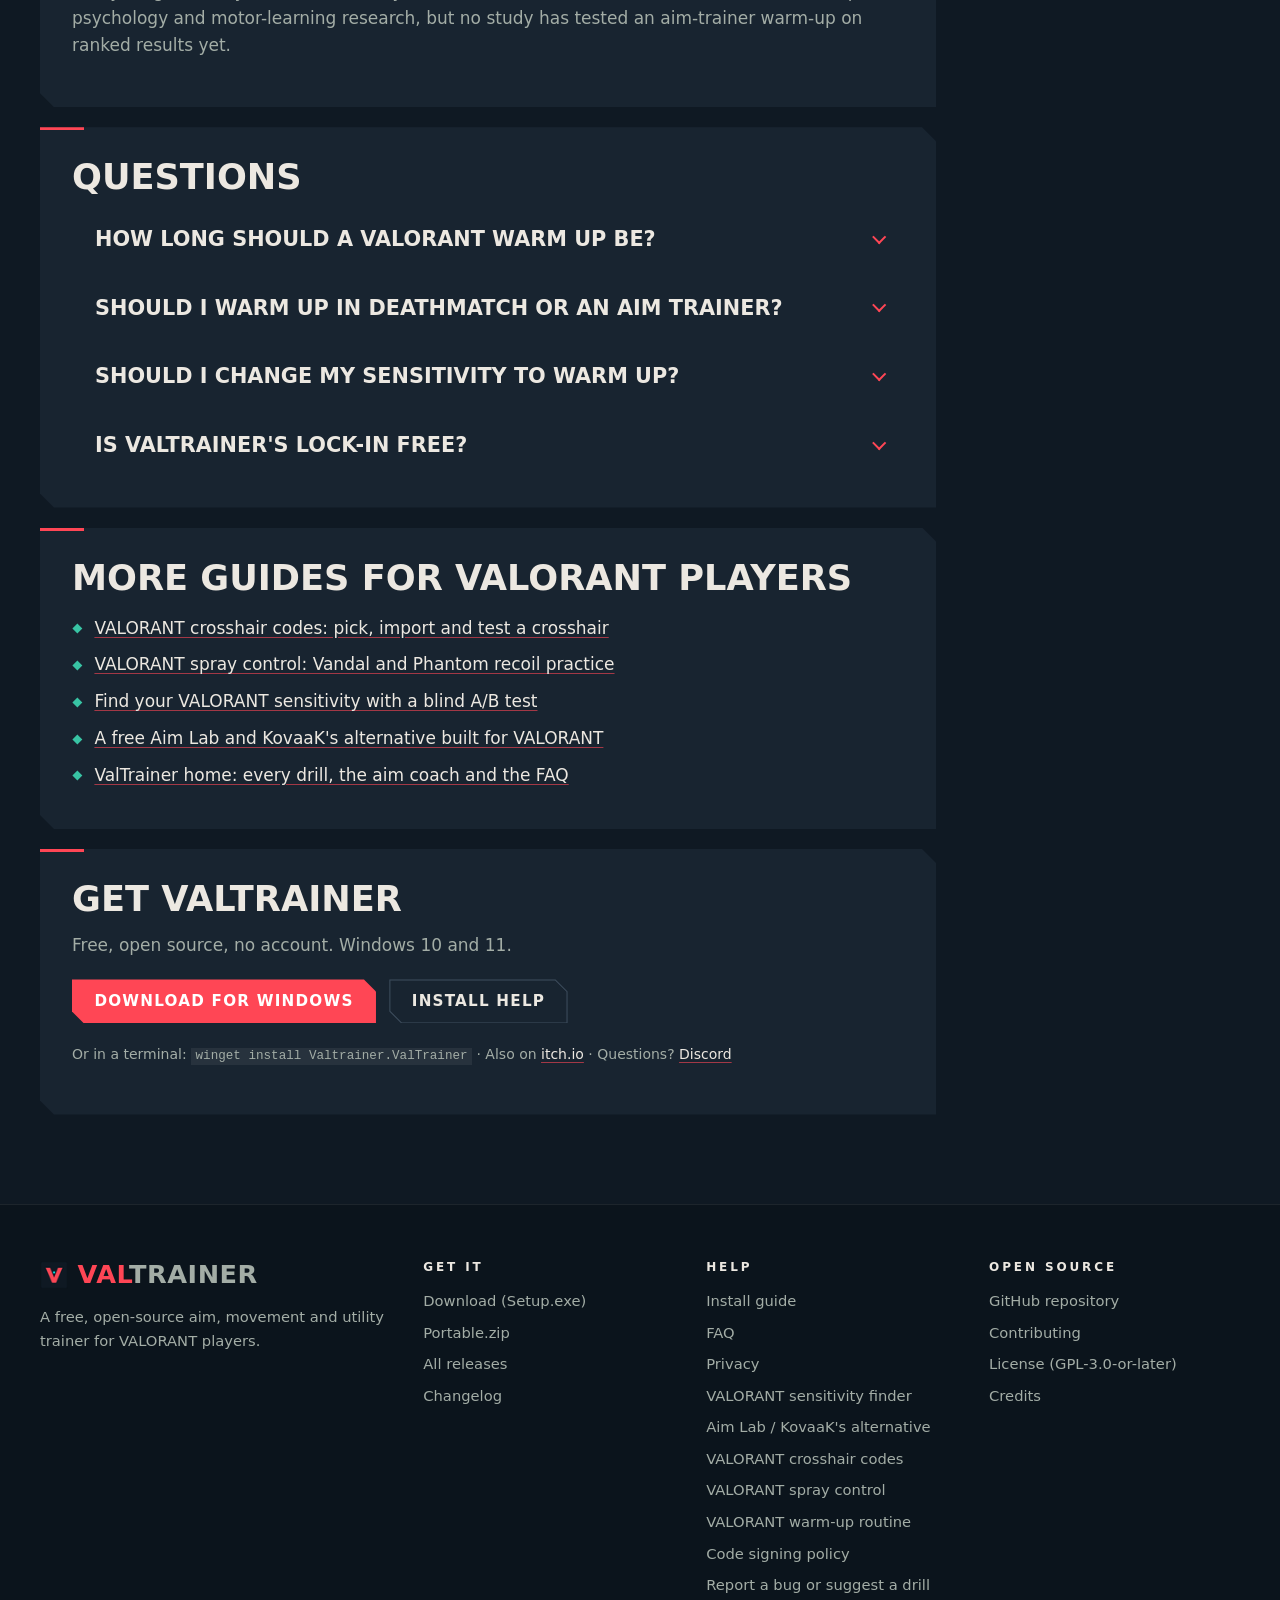
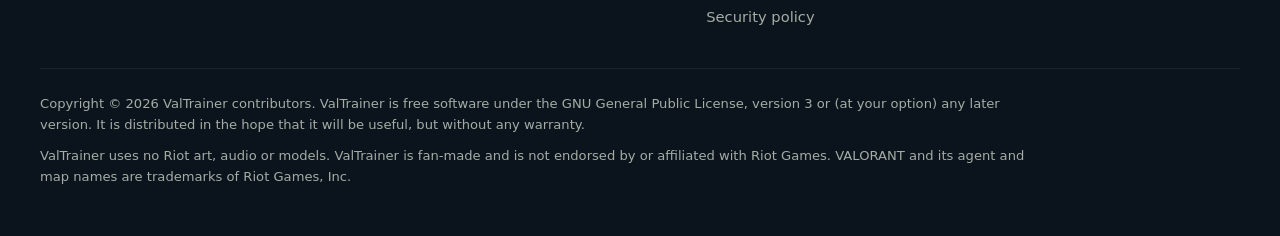
<file: valorant-warm-up.html>
<!doctype html>
<html lang="en">
<head>
<meta charset="utf-8">
<meta name="viewport" content="width=device-width, initial-scale=1">
<title>VALORANT Warm Up Routine Before Ranked · ValTrainer</title>
<meta name="description" content="A 12-minute VALORANT warm up routine before ranked: easy aim first, then flicks, bots and a deathmatch, all at your real sens. Plus a free guided version.">
<link rel="canonical" href="https://valtrainer.github.io/valorant-warm-up.html">
<meta name="theme-color" content="#0f1923">
<meta name="color-scheme" content="dark">
<meta name="referrer" content="strict-origin-when-cross-origin">

<meta property="og:type" content="article">
<meta property="og:site_name" content="ValTrainer">
<meta property="og:title" content="VALORANT Warm Up Routine Before Ranked · ValTrainer">
<meta property="og:description" content="A 12-minute VALORANT warm up routine before ranked: easy aim first, then flicks, bots and a deathmatch, all at your real sens. Plus a free guided version.">
<meta property="og:url" content="https://valtrainer.github.io/valorant-warm-up.html">
<meta property="og:image" content="https://valtrainer.github.io/media/og-image.jpg">
<meta name="twitter:card" content="summary_large_image">

<link rel="icon" href="favicon.ico" sizes="48x48">
<link rel="icon" href="favicon.png" type="image/png" sizes="192x192">
<link rel="apple-touch-icon" href="apple-touch-icon.png">
<link rel="stylesheet" href="css/style.css">
<script>document.documentElement.className += " js";</script>
<script src="js/main.js" defer></script>
<script type="application/ld+json">
{
  "@context": "https://schema.org",
  "@graph": [
    {
      "@type": "WebPage",
      "@id": "https://valtrainer.github.io/valorant-warm-up.html#page",
      "url": "https://valtrainer.github.io/valorant-warm-up.html",
      "name": "VALORANT Warm Up Routine Before Ranked · ValTrainer",
      "description": "A 12-minute VALORANT warm up routine before ranked: easy aim first, then flicks, bots and a deathmatch, all at your real sens. Plus a free guided version.",
      "isPartOf": {
        "@id": "https://valtrainer.github.io/#website"
      },
      "about": {
        "@id": "https://valtrainer.github.io/#app"
      },
      "dateModified": "2026-11-19"
    },
    {
      "@type": "BreadcrumbList",
      "itemListElement": [
        {
          "@type": "ListItem",
          "position": 1,
          "name": "ValTrainer",
          "item": "https://valtrainer.github.io/"
        },
        {
          "@type": "ListItem",
          "position": 2,
          "name": "A VALORANT warm up routine before ranked",
          "item": "https://valtrainer.github.io/valorant-warm-up.html"
        }
      ]
    },
    {
      "@type": "FAQPage",
      "mainEntity": [
        {
          "@type": "Question",
          "name": "How long should a VALORANT warm up be?",
          "acceptedAnswer": {
            "@type": "Answer",
            "text": "About 10 to 15 minutes is enough for most players. A warm-up wakes up skill you already have; longer sessions mostly add fatigue before the match."
          }
        },
        {
          "@type": "Question",
          "name": "Should I warm up in deathmatch or an aim trainer?",
          "acceptedAnswer": {
            "@type": "Answer",
            "text": "Both work. An aim trainer gives a controlled easy-to-hard start, and a deathmatch is the most game-like finish. A few minutes of aim drills followed by one deathmatch covers both."
          }
        },
        {
          "@type": "Question",
          "name": "Should I change my sensitivity to warm up?",
          "acceptedAnswer": {
            "@type": "Answer",
            "text": "Not right before ranked. Warm up at the sensitivity you will play with, so your hands are tuned to the setting you need in the match."
          }
        },
        {
          "@type": "Question",
          "name": "Is ValTrainer's Lock-In free?",
          "acceptedAnswer": {
            "@type": "Answer",
            "text": "Yes. Lock-In is part of ValTrainer, a free, open-source aim trainer for VALORANT players on Windows 10 and 11, with no account and no ads."
          }
        }
      ]
    }
  ]
}
</script>
</head>
<body>
<a class="skip" href="#main">Skip to content</a>

<header class="site-header">
  <div class="wrap">
    <a class="brand" href="/" aria-label="ValTrainer home">
      <img src="favicon-32.png" alt="" width="32" height="32">
      <span><b>VAL</b>TRAINER</span>
    </a>
    <nav class="site-nav" aria-label="Main">
      <ul>
        <li><a href="/#features">Features</a></li>
        <li><a href="/#drills">Drills</a></li>
        <li><a href="/#install">Install</a></li>
        <li><a href="/#faq">FAQ</a></li>
        <li><a href="/#changelog">Changelog</a></li>
      </ul>
    </nav>
    <a class="gh-link" href="https://github.com/idoraz1/ValTrainer" aria-label="ValTrainer on GitHub">
      <svg viewBox="0 0 16 16" fill="currentColor" aria-hidden="true"><path d="M8 0C3.58 0 0 3.58 0 8c0 3.54 2.29 6.53 5.47 7.59.4.07.55-.17.55-.38 0-.19-.01-.82-.01-1.49-2.01.37-2.53-.49-2.69-.94-.09-.23-.48-.94-.82-1.13-.28-.15-.68-.52-.01-.53.63-.01 1.08.58 1.23.82.72 1.21 1.87.87 2.33.66.07-.52.28-.87.51-1.07-1.78-.2-3.64-.89-3.64-3.95 0-.87.31-1.59.82-2.15-.08-.2-.36-1.02.08-2.12 0 0 .67-.21 2.2.82.64-.18 1.32-.27 2-.27.68 0 1.36.09 2 .27 1.53-1.04 2.2-.82 2.2-.82.44 1.1.16 1.92.08 2.12.51.56.82 1.27.82 2.15 0 3.07-1.87 3.75-3.65 3.95.29.25.54.73.54 1.48 0 1.07-.01 1.93-.01 2.2 0 .21.15.46.55.38A8.013 8.013 0 0 0 16 8c0-4.42-3.58-8-8-8z"/></svg>
    </a>
    <a class="btn btn-primary btn-sm" data-dl="setup" href="https://github.com/idoraz1/ValTrainer/releases/latest">Download</a>
  </div>
</header>

<main id="main">

<section class="section policy lp" aria-labelledby="lp-title">
  <div class="wrap">
    <header class="sec-head">
      <p class="kicker"><a href="/">ValTrainer</a> · Warm-up</p>
      <h1 id="lp-title">A VALORANT warm up routine before ranked</h1>
      <p>Your first ranked round shouldn't be your warm-up. A short routine before you queue gets your hands, eyes and timing to your normal level, without tiring you out. Here is a routine you can do in VALORANT itself, the habits that make it work, and the guided version in ValTrainer.</p>
    </header>

    <div class="policy-body">
      <figure class="shot shot-accent">
        <div class="frame"><img src="media/shot-lockin.webp" data-fallback="media/shot-lockin.jpg hide" width="1600" height="900" loading="lazy" decoding="async"
          alt="ValTrainer's Lock-In screen: Short, Lock-In and Training Day routines, a timeline from check-in through deathmatch, and a setup check against VALORANT's settings (sample data)."></div>
        <figcaption>Lock-In: pick a routine, see the timeline, and check your setup matches VALORANT.</figcaption>
      </figure>

      <section class="panel" aria-labelledby="why">
        <h2 id="why">Why warm up before ranked</h2>
        <p>A warm-up is not training. You won't get better aim in 12 minutes; you get back to the aim you already have,
          sooner. Without one, the first rounds often go to slow reactions and stiff flicks. That is why the routine
          should be short, at your real settings, and end close to the game: a long or very hard session just tires you
          before the match. The effect also fades during a long break, so queue soon after you finish.</p>
      </section>

      <section class="panel" aria-labelledby="routine">
        <h2 id="routine">A 12-minute VALORANT warm up routine</h2>
        <p>You can do this in VALORANT's Range and deathmatch, in an aim trainer, or both.</p>
        <ol class="ticks">
          <li><b>Check your setup (30 seconds).</b> Same sensitivity, headset and volume you will play with. Pick one
            goal for your games, such as "crosshair at head height", and a cue word to remind you of it.</li>
          <li><b>Easy start (2 minutes).</b> Smooth tracking and big targets. Hit almost everything; this is about
            getting your arm moving, not scores.</li>
          <li><b>Flicks and small corrections (3 minutes).</b> Head-sized targets. Aim to hit most of them, around 8 in
            10. If you hit everything, make it harder; if you miss half, make it easier.</li>
          <li><b>Bots and movement (2 minutes).</b> Strafing bots and counter-strafing: stop, then shoot.</li>
          <li><b>Deathmatch (3 minutes or one match).</b> Play it like the first round: crosshair at head height, one angle
            at a time. Finish on an easy fight or two, so you leave on a good note.</li>
          <li><b>Queue now.</b> Say your goal and cue word once more and start the match.</li>
        </ol>
        <p>Short on time? Keep the easy start, one flick drill, the bots and two minutes of deathmatch: about 7 minutes.</p>
      </section>

      <section class="panel" aria-labelledby="tips">
        <h2 id="tips">Aim warm up tips that matter</h2>
        <ul class="ticks">
          <li><b>Warm up at your real sens.</b> Changing it right before ranked tunes your hands to the wrong setting.</li>
          <li><b>Go from easy to hard.</b> Starting with your hardest drill mostly produces frustration.</li>
          <li><b>Don't judge your day by the warm-up score.</b> A bad warm-up doesn't predict a bad game. Use it to get
            ready, not to test yourself.</li>
          <li><b>Add what your games need.</b> A minute of spray or your agent's utility is fine; a full training
            session isn't a warm-up. Practise <a href="valorant-spray-control.html">spray control</a> on practice days.</li>
          <li><b>Settle your setup before the day.</b> Sort your <a href="valorant-crosshair.html">crosshair</a> and
            <a href="valorant-sensitivity-finder.html">sensitivity</a> on practice days, not five minutes before ranked.</li>
        </ul>
      </section>

      <section class="panel" aria-labelledby="vt">
        <h2 id="vt">Warm up with ValTrainer's Lock-In</h2>
        <p><a href="/">ValTrainer</a> is a free aim trainer for VALORANT players. It imports your sensitivity, crosshair
          and keybinds, and its <b>Lock-In</b> runs the routine above for you:</p>
        <ul class="ticks">
          <li><b>Three routines:</b> Lock-In (about 12 minutes, 8 drills), Short (about 7 minutes, 5 drills) and Training
            Day (about 20 minutes, 13 drills, for practice days rather than right before ranked).</li>
          <li><b>Check-in:</b> rate your energy and confidence, pick one goal and one cue word. An optional breathing
            guide is suggested when you feel wired.</li>
          <li><b>Easy start, then adaptive drills:</b> tracking and Gridshot one tier below yours, then flicks and
            Spidershot that get harder or easier to keep you near 80% hits.</li>
          <li><b>Bots, counter-strafing and a deathmatch</b> whose last minute has easier bots.</li>
          <li><b>A hand-off card</b> with your goal and cue, a three-step buy-phase routine and a LAUNCH VALORANT button
            when the Riot Client is installed.</li>
          <li><b>A setup check</b> that shows whether your sens, FOV, display mode, monitor, VSync and FPS cap match VALORANT.</li>
          <li><b>Agent Lock-Ins</b> on the Agents screen, and an option to skip to the deathmatch once your drills are
            back in your usual range (after 3 or more Lock-Ins).</li>
          <li><b>An optional match log</b> on your PC: after 15 answers it shows what seems to work for you, labelled as a
            small personal sample.</li>
        </ul>
        <p>Everything runs at your real sensitivity. To be clear about the evidence: Lock-In is built on sports-psychology
          and motor-learning research, but no study has tested an aim-trainer warm-up on ranked results yet.</p>
      </section>

      <section class="panel faq" aria-labelledby="lp-faq">
        <h2 id="lp-faq">Questions</h2>
        <details>
          <summary>How long should a VALORANT warm up be?</summary>
          <div class="answer"><p>About 10 to 15 minutes is enough for most players. A warm-up wakes up skill you already have; longer sessions mostly add fatigue before the match.</p></div>
        </details>
        <details>
          <summary>Should I warm up in deathmatch or an aim trainer?</summary>
          <div class="answer"><p>Both work. An aim trainer gives a controlled easy-to-hard start, and a deathmatch is the most game-like finish. A few minutes of aim drills followed by one deathmatch covers both.</p></div>
        </details>
        <details>
          <summary>Should I change my sensitivity to warm up?</summary>
          <div class="answer"><p>Not right before ranked. Warm up at the sensitivity you will play with, so your hands are tuned to the setting you need in the match.</p></div>
        </details>
        <details>
          <summary>Is ValTrainer's Lock-In free?</summary>
          <div class="answer"><p>Yes. Lock-In is part of ValTrainer, a free, open-source aim trainer for VALORANT players on Windows 10 and 11, with no account and no ads.</p></div>
        </details>
      </section>
      <section class="panel" aria-labelledby="more">
        <h2 id="more">More guides for VALORANT players</h2>
        <ul class="ticks">
          <li><a href="valorant-crosshair.html">VALORANT crosshair codes: pick, import and test a crosshair</a></li>
          <li><a href="valorant-spray-control.html">VALORANT spray control: Vandal and Phantom recoil practice</a></li>
          <li><a href="valorant-sensitivity-finder.html">Find your VALORANT sensitivity with a blind A/B test</a></li>
          <li><a href="aim-lab-alternative.html">A free Aim Lab and KovaaK's alternative built for VALORANT</a></li>
          <li><a href="/">ValTrainer home: every drill, the aim coach and the FAQ</a></li>
        </ul>
      </section>
      <section class="panel lp-cta" aria-label="Download">
        <h2>Get ValTrainer</h2>
        <p>Free, open source, no account. Windows 10 and 11.</p>
        <p><a class="btn btn-primary" data-dl="setup" href="https://github.com/idoraz1/ValTrainer/releases/latest">Download for Windows</a>
          <a class="btn btn-ghost" href="/#install">Install help</a></p>
        <p class="small">Or in a terminal: <code>winget install Valtrainer.ValTrainer</code> · Also on
          <a href="https://idoraz1.itch.io/valtrainer">itch.io</a> · Questions? <a href="https://discord.gg/Y6UKUX89C8">Discord</a></p>
      </section>
    </div>
  </div>
</section>

</main>

<footer class="site-footer">
  <div class="wrap">
    <div class="footer-grid">
      <div>
        <a class="brand" href="/" aria-label="ValTrainer home"><img src="favicon-32.png" alt="" width="32" height="32" loading="lazy"><span><b>VAL</b>TRAINER</span></a>
        <p style="margin-top:1rem">A free, open-source aim, movement and utility trainer for VALORANT players.</p>
      </div>
      <nav aria-labelledby="f-get">
        <h2 id="f-get">GET IT</h2>
        <ul>
          <li><a data-dl="setup" href="https://github.com/idoraz1/ValTrainer/releases/latest">Download (Setup.exe)</a></li>
          <li><a data-dl="portable" href="https://github.com/idoraz1/ValTrainer/releases/latest">Portable.zip</a></li>
          <li><a href="https://github.com/idoraz1/ValTrainer/releases">All releases</a></li>
          <li><a href="https://github.com/idoraz1/ValTrainer/blob/main/CHANGELOG.md">Changelog</a></li>
        </ul>
      </nav>
      <nav aria-labelledby="f-help">
        <h2 id="f-help">HELP</h2>
        <ul>
          <li><a href="/#install">Install guide</a></li>
          <li><a href="/#faq">FAQ</a></li>
          <li><a href="code-signing-policy.html#privacy">Privacy</a></li>
          <li><a href="valorant-sensitivity-finder.html">VALORANT sensitivity finder</a></li>
          <li><a href="aim-lab-alternative.html">Aim Lab / KovaaK's alternative</a></li>
          <li><a href="valorant-crosshair.html">VALORANT crosshair codes</a></li>
          <li><a href="valorant-spray-control.html">VALORANT spray control</a></li>
          <li><a href="valorant-warm-up.html">VALORANT warm-up routine</a></li>
          <li><a href="code-signing-policy.html">Code signing policy</a></li>
          <li><a href="https://github.com/idoraz1/ValTrainer/issues/new/choose">Report a bug or suggest a drill</a></li>
          <li><a href="https://github.com/idoraz1/ValTrainer/blob/main/SECURITY.md">Security policy</a></li>
        </ul>
      </nav>
      <nav aria-labelledby="f-src">
        <h2 id="f-src">OPEN SOURCE</h2>
        <ul>
          <li><a href="https://github.com/idoraz1/ValTrainer">GitHub repository</a></li>
          <li><a href="https://github.com/idoraz1/ValTrainer/blob/main/CONTRIBUTING.md">Contributing</a></li>
          <li><a href="https://github.com/idoraz1/ValTrainer/blob/main/LICENSE">License (GPL-3.0-or-later)</a></li>
          <li><a href="https://github.com/idoraz1/ValTrainer/blob/main/ValTrainerGodot/CREDITS.md">Credits</a></li>
        </ul>
      </nav>
    </div>
    <div class="legal">
      <p>Copyright © 2026 ValTrainer contributors. ValTrainer is free software under the GNU General Public License,
        version 3 or (at your option) any later version. It is distributed in the hope that it will be useful, but without any warranty.</p>
      <p>ValTrainer uses no Riot art, audio or models. ValTrainer is fan-made and is not endorsed by or affiliated with
        Riot Games. VALORANT and its agent and map names are trademarks of Riot Games, Inc.</p>
    </div>
  </div>
</footer>
</body>
</html>
</file>
<file: css/style.css>
/* ValTrainer website. Plain CSS, no build step. Colours match src/UI/UiTheme.cs. */
:root {
  --bg: #0f1923;
  --bg-2: #131f2a;
  --panel: #182430;
  --panel-2: #22303e;
  --border: #3e4e5e;
  --line: rgba(236, 232, 225, 0.08);
  --red: #ff4655;
  --red-hover: #ff6976;
  --red-dark: #be2c3a;
  --text: #ece8e1;
  --dim: #a3ada6;
  --faint: #5c6870;
  --good: #50dca0;
  --warn: #fac446;
  --teal: #38c4a4;
  --blue: #5aa9ff;
  --purple: #b58cff;
  --cyan: #38e0d0;
  --f-display: "Bahnschrift SemiBold Condensed", "Bahnschrift Condensed", "DIN Condensed", "Roboto Condensed",
    "Arial Narrow", sans-serif-condensed, "Segoe UI", system-ui, sans-serif;
  --f-ui: "Bahnschrift", "DIN Alternate", "Segoe UI", system-ui, -apple-system, Roboto, "Helvetica Neue", Arial, sans-serif;
  --f-mono: "Cascadia Mono", Consolas, "SFMono-Regular", Menlo, monospace;
  --wrap: 78rem;
  --gutter: clamp(1rem, 4vw, 2.5rem);
  --cut: 14px;
  --ease: cubic-bezier(0.2, 0.7, 0.2, 1);
  color-scheme: dark;
}

/* Bigger type on very large screens (1440p ultrawide, 4K at 100 %). */
@media (min-width: 2000px) { html { font-size: 118.75%; } }
@media (min-width: 2800px) { html { font-size: 150%; } }

*, *::before, *::after { box-sizing: border-box; }
html { -webkit-text-size-adjust: 100%; scroll-behavior: smooth; scroll-padding-top: 5rem; }
body {
  margin: 0;
  background: var(--bg);
  color: var(--text);
  font: 400 1.0625rem/1.6 var(--f-ui);
  overflow-x: hidden;
  text-rendering: optimizeLegibility;
}
img, video, svg { display: block; max-width: 100%; }
img, video { height: auto; }
a { color: var(--text); text-decoration-color: rgba(255, 70, 85, 0.6); text-underline-offset: 0.18em; }
a:hover { color: #fff; text-decoration-color: var(--red); }
p { margin: 0 0 1rem; }
ul, ol { margin: 0; padding: 0; }
h1, h2, h3, h4 { margin: 0; font-family: var(--f-display); font-weight: 700; line-height: 1; text-transform: uppercase; }
code, kbd, pre { font-family: var(--f-mono); font-size: 0.9em; }
code { background: rgba(236, 232, 225, 0.07); padding: 0.1em 0.35em; }
:focus-visible { outline: 3px solid var(--text); outline-offset: 3px; }
::selection { background: var(--red); color: #fff; }
.sr-only { position: absolute !important; width: 1px; height: 1px; overflow: hidden; clip: rect(0 0 0 0); white-space: nowrap; }
.wrap { width: 100%; max-width: calc(var(--wrap) + 2 * var(--gutter)); margin: 0 auto; padding: 0 var(--gutter); }
.red { color: var(--red); }
.dim { color: var(--dim); }
.small { font-size: 0.875rem; }

.skip {
  position: absolute; left: 1rem; top: -4rem; z-index: 100;
  background: var(--red); color: #fff; padding: 0.6rem 1rem; font-weight: 600; text-decoration: none;
}
.skip:focus { top: 1rem; }

/* ---------- Buttons ---------- */
.btn {
  --btn-bg: var(--panel-2);
  position: relative; isolation: isolate;
  display: inline-flex; align-items: center; justify-content: center; gap: 0.7rem;
  min-height: 2.75rem; padding: 0.75rem 1.4rem;
  font: 600 0.95rem/1.1 var(--f-ui); letter-spacing: 0.08em; text-transform: uppercase;
  color: var(--text); text-decoration: none; border: 0; background: none; cursor: pointer;
  transition: transform 0.15s var(--ease);
}
.btn::before {
  content: ""; position: absolute; inset: 0; z-index: -1; background: var(--btn-bg);
  clip-path: polygon(0 0, calc(100% - 12px) 0, 100% 12px, 100% 100%, 12px 100%, 0 calc(100% - 12px));
  transition: background-color 0.15s;
}
.btn:hover { color: #fff; }
.btn:active { transform: translateY(1px); }
.btn-primary { --btn-bg: var(--red); color: #fff; }
.btn-primary:hover { --btn-bg: var(--red-hover); }
.btn-ghost { --btn-bg: transparent; }
.btn-ghost::after {
  content: ""; position: absolute; inset: 0; z-index: -1; background: var(--border);
  clip-path: polygon(0 0, calc(100% - 12px) 0, 100% 12px, 100% 100%, 12px 100%, 0 calc(100% - 12px),
    0 0, 1px 1px, 1px calc(100% - 12.4px), 12.4px calc(100% - 1px), calc(100% - 1px) calc(100% - 1px),
    calc(100% - 1px) 12.4px, calc(100% - 12.4px) 1px, 1px 1px);
}
.btn-ghost:hover { --btn-bg: rgba(236, 232, 225, 0.06); }
.btn svg { width: 1.25em; height: 1.25em; flex: none; }
.btn-lg { padding: 1rem 1.8rem 1rem 1.5rem; font-size: 1.2rem; font-weight: 700; }
.btn-lg .btn-text { display: flex; flex-direction: column; align-items: flex-start; gap: 0.3rem; }
.btn-lg small { font-size: 0.75rem; font-weight: 500; letter-spacing: 0.1em; opacity: 0.92; text-transform: none; }
.btn-sm { min-height: 2.25rem; padding: 0.5rem 1rem; font-size: 0.85rem; }

/* ---------- Labels ---------- */
.kicker {
  display: flex; align-items: center; gap: 0.6rem; margin: 0 0 1rem;
  font: 600 0.8rem/1 var(--f-ui); letter-spacing: 0.28em; text-transform: uppercase; color: var(--dim);
}
.kicker::before { content: ""; width: 0.45rem; height: 0.45rem; background: var(--red); flex: none; align-self: flex-start; margin-top: 0.15rem; }
@media (max-width: 480px) { .kicker { letter-spacing: 0.2em; line-height: 1.3; } .kicker::before { margin-top: 0.3rem; } }
.tag {
  display: inline-block; padding: 0.2rem 0.45rem; border: 1px solid currentColor;
  font: 600 0.68rem/1 var(--f-ui); letter-spacing: 0.2em; text-transform: uppercase;
}
.tag-aim { color: var(--red); }
.tag-valorant { color: var(--teal); }
.tag-recoil { color: #c6ccd2; }
.tag-movement { color: var(--warn); }
.tag-map { color: var(--blue); }
.tag-utility { color: var(--purple); }
.tag-agents { color: #ff8a65; }
.tag-coach { color: var(--good); }
.tag-other { color: var(--dim); }

/* ---------- Header ---------- */
.site-header {
  position: sticky; top: 0; z-index: 50;
  background: rgba(15, 25, 35, 0.86);
  -webkit-backdrop-filter: blur(10px); backdrop-filter: blur(10px);
  border-bottom: 1px solid var(--line);
}
.site-header .wrap { display: flex; align-items: center; gap: 1.5rem; min-height: 4rem; }
.brand { display: flex; align-items: center; gap: 0.6rem; text-decoration: none; color: var(--text); }
.brand img { width: 1.75rem; height: 1.75rem; }
.brand span { font: 700 1.6rem/1 var(--f-display); letter-spacing: 0.02em; }
.brand b { color: var(--red); font-weight: inherit; }
.site-nav { margin-left: auto; }
.site-nav ul { display: flex; list-style: none; gap: 0.25rem; }
.site-nav a {
  display: block; padding: 0.5rem 0.75rem; color: var(--dim); text-decoration: none;
  font: 600 0.82rem/1 var(--f-ui); letter-spacing: 0.16em; text-transform: uppercase;
}
.site-nav a:hover { color: var(--text); }
.gh-link { display: flex; color: var(--dim); padding: 0.4rem; }
.gh-link:hover { color: var(--text); }
.gh-link svg { width: 1.4rem; height: 1.4rem; }
@media (max-width: 900px) {
  .site-nav { display: none; }
  .gh-link { margin-left: auto; }
}

/* ---------- Hero ---------- */
.hero { position: relative; overflow: hidden; padding: clamp(2.5rem, 6vw, 5.5rem) 0 0; isolation: isolate; }
.hero-bg { position: absolute; inset: 0; z-index: -1; pointer-events: none; }
.hero-bg::before {
  content: ""; position: absolute; inset: 0;
  background:
    linear-gradient(var(--line) 1px, transparent 1px) 0 0 / 64px 64px,
    linear-gradient(90deg, var(--line) 1px, transparent 1px) 0 0 / 64px 64px;
  -webkit-mask-image: radial-gradient(ellipse 70% 70% at 70% 40%, #000 20%, transparent 75%);
  mask-image: radial-gradient(ellipse 70% 70% at 70% 40%, #000 20%, transparent 75%);
  opacity: 0.55;
}
.slash {
  position: absolute; width: 140vmax; height: 2px; background: var(--red); transform-origin: left center;
  animation: slash-in 1.2s var(--ease) both;
}
.slash-1 { left: 52%; top: 96%; transform: rotate(-24deg); opacity: 0.55; animation-delay: 0.15s; }
.slash-2 { left: 58%; top: 104%; transform: rotate(-24deg); opacity: 0.25; height: 10px; animation-delay: 0.3s; }
.slash-3 { left: -10%; top: 8%; transform: rotate(-24deg); opacity: 0.12; height: 1px; animation-delay: 0.45s; }
@keyframes slash-in { from { clip-path: inset(0 100% 0 0); } to { clip-path: inset(0 0 0 0); } }

.hero-grid { display: grid; grid-template-columns: minmax(0, 0.92fr) minmax(0, 1.08fr); gap: clamp(2rem, 4vw, 4rem); align-items: center; }
.hero-eyebrow { margin-bottom: 1.25rem; }
.hero h1 { font-size: clamp(3.6rem, 9vw, 7.2rem); letter-spacing: 0.01em; line-height: 0.88; }
.hero h1 .red { color: var(--red); }
.hero .tagline {
  margin: 1rem 0 1.25rem; font: 700 clamp(1.4rem, 2.6vw, 2.1rem)/1.1 var(--f-display); text-transform: uppercase;
}
.hero .lead { color: var(--dim); font-size: clamp(1.05rem, 1.4vw, 1.2rem); max-width: 34rem; }
.cta-row { display: flex; flex-wrap: wrap; gap: 0.9rem; align-items: center; margin: 1.75rem 0 1.25rem; }
.facts { display: flex; flex-wrap: wrap; list-style: none; gap: 0.4rem 1.25rem; color: var(--text); font-size: 0.92rem; }
.facts li { display: flex; align-items: center; gap: 0.45rem; }
.facts li::before { content: ""; width: 0.4rem; height: 0.4rem; background: var(--good); transform: rotate(45deg); }
.release-line { margin: 1rem 0 0; color: var(--dim); font-size: 0.88rem; }
.release-line a { color: var(--dim); }
.release-line a:hover { color: var(--text); }

@media (max-width: 960px) {
  .hero-grid { grid-template-columns: 1fr; }
}

/* ---------- Media frames (clips and stills) ---------- */
.shot { margin: 0; }
.frame {
  position: relative; overflow: hidden; aspect-ratio: 16 / 9; background: #0a121a;
  clip-path: polygon(0 0, calc(100% - var(--cut)) 0, 100% var(--cut), 100% 100%, var(--cut) 100%, 0 calc(100% - var(--cut)));
}
.frame img, .frame video, .frame picture { position: absolute; inset: 0; width: 100%; height: 100%; object-fit: cover; }
.frame video { opacity: 0; transition: opacity 0.4s; }
.frame.is-playing video { opacity: 1; }
.frame::after { /* inner hairline */
  content: ""; position: absolute; inset: 0; pointer-events: none;
  box-shadow: inset 0 0 0 1px rgba(236, 232, 225, 0.1);
}
.shot-accent { position: relative; }
.shot-accent::before { /* short red bar above the frame, like the app's panels */
  content: ""; position: absolute; left: 0; top: -6px; width: 3.5rem; height: 3px; background: var(--red); z-index: 1;
}
.clip-toggle {
  position: absolute; right: 0.75rem; bottom: 0.75rem; z-index: 2;
  display: grid; place-items: center; width: 2.5rem; height: 2.5rem; padding: 0;
  border: 1px solid rgba(236, 232, 225, 0.25); background: rgba(15, 25, 35, 0.72); color: var(--text); cursor: pointer;
  opacity: 0.75; transition: opacity 0.15s, background-color 0.15s;
}
.clip-toggle:hover, .clip-toggle:focus-visible { opacity: 1; background: rgba(15, 25, 35, 0.92); }
.clip-toggle svg { width: 1rem; height: 1rem; }
.clip-toggle .i-play { display: none; }
.clip-toggle[aria-pressed="false"] .i-play { display: block; }
.clip-toggle[aria-pressed="false"] .i-pause { display: none; }
.shot figcaption { margin-top: 0.7rem; color: var(--dim); font-size: 0.88rem; }
.corner { position: absolute; width: 18px; height: 18px; border: 2px solid rgba(236, 232, 225, 0.55); z-index: 2; pointer-events: none; }
.corner.tl { left: 10px; top: 10px; border-right: 0; border-bottom: 0; }
.corner.br { right: 10px; bottom: 10px; border-left: 0; border-top: 0; }
.hero-media .clip-toggle { right: 2.25rem; }
.hero-media .frame { box-shadow: 0 30px 80px rgba(0, 0, 0, 0.45); }
.is-hidden { display: none !important; }

/* ---------- Stats strip ---------- */
.stats {
  display: grid; grid-template-columns: repeat(6, minmax(0, 1fr)); list-style: none; gap: 1px;
  margin-top: clamp(2.5rem, 5vw, 4rem); background: var(--line); border: 1px solid var(--line);
}
.stats li { background: var(--bg); padding: 1.1rem 1rem; }
.stats b { display: block; font: 700 clamp(2rem, 3.4vw, 2.8rem)/1 var(--f-display); }
.stats span { display: block; margin-top: 0.35rem; color: var(--dim); font-size: 0.78rem; letter-spacing: 0.18em; text-transform: uppercase; }
@media (max-width: 900px) { .stats { grid-template-columns: repeat(3, minmax(0, 1fr)); } }
@media (max-width: 420px) { .stats { grid-template-columns: repeat(2, minmax(0, 1fr)); } }

/* ---------- Sections ---------- */
.section { padding: clamp(3.5rem, 7vw, 6rem) 0; position: relative; }
.section-alt { background: var(--bg-2); border-top: 1px solid var(--line); border-bottom: 1px solid var(--line); }
.sec-head { max-width: 48rem; margin-bottom: clamp(2rem, 4vw, 3.25rem); }
.sec-head h2 { font-size: clamp(2.3rem, 5vw, 3.8rem); }
.sec-head h2::after {
  content: ""; display: block; width: 4rem; height: 3px; margin-top: 1.1rem; background: var(--red);
  transform-origin: left; transition: transform 0.8s var(--ease) 0.2s;
}
.js .sec-head.reveal:not(.in) h2::after { transform: scaleX(0); }
.sec-head p { margin-top: 1.1rem; color: var(--dim); font-size: 1.1rem; }

/* ---------- Feature rows ---------- */
.features { display: grid; gap: clamp(3.5rem, 7vw, 5.5rem); }
.feature { display: grid; grid-template-columns: minmax(0, 1.15fr) minmax(0, 0.85fr); gap: clamp(1.75rem, 4.5vw, 4.5rem); align-items: center; }
.feature:nth-child(even) { grid-template-columns: minmax(0, 0.85fr) minmax(0, 1.15fr); }
.feature:nth-child(even) > .feature-media { order: 2; }
.feature h3 { font-size: clamp(1.9rem, 3.4vw, 2.8rem); margin-bottom: 1rem; }
.feature .tag { margin-bottom: 1rem; }
.feature-text > p { color: var(--dim); }
.ticks { list-style: none; display: grid; align-content: start; gap: 0.6rem; margin: 1.25rem 0; }
.ticks li { position: relative; padding-left: 1.4rem; }
.ticks li::before {
  content: ""; position: absolute; left: 0.1rem; top: 0.62em; width: 0.42rem; height: 0.42rem; background: var(--teal); transform: rotate(45deg);
}
.ticks strong { color: var(--text); }
.ticks li { color: var(--dim); }
.ticks li strong, .ticks li b { color: var(--text); font-weight: 600; }
.note { border-left: 2px solid var(--red); padding: 0.2rem 0 0.2rem 0.9rem; color: var(--dim); font-size: 0.92rem; }
.mini-shots { display: grid; grid-template-columns: 1fr 1fr; gap: 0.9rem; margin-top: 0.9rem; }
.mini-shots .frame { --cut: 10px; }
.mini-shots figcaption { font-size: 0.8rem; margin-top: 0.45rem; }
.chips { display: flex; flex-wrap: wrap; list-style: none; gap: 0.5rem; margin: 1.25rem 0; }
.chips li {
  padding: 0.35rem 0.75rem; background: var(--panel-2); border-left: 2px solid var(--red);
  font: 600 0.85rem/1.2 var(--f-ui); letter-spacing: 0.14em; text-transform: uppercase;
}
@media (max-width: 860px) {
  .feature, .feature:nth-child(even) { grid-template-columns: 1fr; }
  .feature:nth-child(even) > .feature-media { order: 0; }
}

/* ---------- Panels / cards ---------- */
.panel {
  position: relative; background: var(--panel); padding: 1.5rem;
  clip-path: polygon(0 0, calc(100% - var(--cut)) 0, 100% var(--cut), 100% 100%, var(--cut) 100%, 0 calc(100% - var(--cut)));
}
.panel::before { content: ""; position: absolute; left: 0; top: 0; width: 2.75rem; height: 3px; background: var(--red); }
.panel h3 { font-size: 1.5rem; margin-bottom: 0.6rem; }

/* Tiers */
.tiers { display: grid; grid-template-columns: repeat(5, minmax(0, 1fr)); gap: 0.75rem; margin-bottom: 3rem; }
.tier { background: var(--panel); padding: 1rem 1.1rem 1.1rem; border-top: 3px solid var(--tc); }
.tier h3 { font-size: 1.45rem; color: var(--text); }
.tier .ranks { color: var(--tc); font-size: 0.85rem; letter-spacing: 0.06em; margin: 0.25rem 0 0.75rem; }
.tier dl { margin: 0; display: grid; gap: 0.4rem; font-size: 0.85rem; }
.tier dt { color: var(--dim); font-size: 0.7rem; letter-spacing: 0.18em; text-transform: uppercase; }
.tier dd { margin: 0; font: 700 1.25rem/1 var(--f-display); }
@media (max-width: 960px) { .tiers { grid-template-columns: repeat(auto-fill, minmax(10.5rem, 1fr)); } }

/* Drill catalogue */
.drills { display: grid; grid-template-columns: repeat(auto-fill, minmax(min(100%, 22rem), 1fr)); gap: 1rem; }
.drill-cat { background: var(--panel); padding: 1.25rem 1.35rem 1.35rem; border-left: 3px solid var(--cat, var(--red)); }
.drill-cat header { display: flex; justify-content: space-between; align-items: baseline; gap: 1rem; margin-bottom: 0.9rem; }
.drill-cat h3 { font-size: 1.55rem; }
.drill-cat .count { color: var(--dim); font-size: 0.75rem; letter-spacing: 0.18em; text-transform: uppercase; white-space: nowrap; }
.drill-cat ul { list-style: none; display: grid; gap: 0.55rem; }
.drill-cat li { font-size: 0.93rem; color: var(--dim); line-height: 1.4; }
.drill-cat li b { display: block; color: var(--text); font-weight: 600; letter-spacing: 0.02em; }
.cat-aim { --cat: var(--red); } .cat-valorant { --cat: var(--teal); } .cat-recoil { --cat: #c6ccd2; }
.cat-movement { --cat: var(--warn); } .cat-map { --cat: var(--blue); } .cat-utility { --cat: var(--purple); }
.cat-agents { --cat: #ff8a65; } .cat-coach { --cat: var(--good); } .cat-other { --cat: var(--faint); }

/* Agents roster */
.roster { display: grid; grid-template-columns: repeat(4, minmax(0, 1fr)); gap: 1rem; margin-top: 1.25rem; }
.roster h4 { font: 600 0.75rem/1 var(--f-ui); letter-spacing: 0.22em; color: var(--dim); margin-bottom: 0.6rem; }
.roster ul { list-style: none; display: flex; flex-wrap: wrap; gap: 0.3rem 0.8rem; font-size: 0.92rem; }
@media (max-width: 760px) { .roster { grid-template-columns: repeat(2, minmax(0, 1fr)); } }

/* Install steps */
.steps { list-style: none; display: grid; grid-template-columns: repeat(4, minmax(0, 1fr)); gap: 1rem; counter-reset: step; }
.step { counter-increment: step; display: flex; flex-direction: column; }
.step::after { /* big step number */
  content: "0" counter(step); position: absolute; right: 1.1rem; top: 0.6rem;
  font: 700 2.6rem/1 var(--f-display); color: rgba(236, 232, 225, 0.08);
}
.step p, .step li { color: var(--dim); font-size: 0.95rem; }
.step ul { list-style: none; display: grid; gap: 0.5rem; margin-bottom: 1rem; }
.step .btn { margin-top: auto; align-self: flex-start; }
.keys { display: flex; flex-wrap: wrap; align-items: center; gap: 0.5rem; margin: 0.25rem 0 1rem; }
.key {
  display: inline-block; padding: 0.4rem 0.75rem; background: var(--panel-2); border: 1px solid var(--border);
  font: 600 0.85rem/1 var(--f-ui); color: var(--text);
}
.key-arrow { color: var(--red); font-weight: 700; }
.code {
  position: relative; margin: 0.25rem 0 0.75rem; background: #0a121a; border: 1px solid var(--line);
  padding: 0.75rem 0.85rem; overflow-x: auto; font-size: 0.78rem; line-height: 1.5; color: var(--text);
}
.code code { background: none; padding: 0; white-space: pre-wrap; overflow-wrap: anywhere; }
.copy-btn {
  display: none; margin-top: auto; align-self: flex-start; padding: 0.35rem 0.7rem; background: none; color: var(--dim);
  border: 1px solid var(--border); font: 600 0.72rem/1 var(--f-ui); letter-spacing: 0.16em; text-transform: uppercase; cursor: pointer;
}
.js .copy-btn { display: inline-block; }
.copy-btn:hover { color: var(--text); border-color: var(--dim); }
@media (max-width: 1100px) { .steps { grid-template-columns: repeat(2, minmax(0, 1fr)); } }
@media (max-width: 640px) { .steps { grid-template-columns: 1fr; } }
.alt-downloads { margin-top: 1.5rem; color: var(--dim); font-size: 0.92rem; }

/* Updates */
.flow { list-style: none; display: grid; grid-template-columns: repeat(4, minmax(0, 1fr)); gap: 0; margin-bottom: 2rem; }
.flow li { position: relative; padding: 1.2rem 1.4rem 1.2rem 1.2rem; background: var(--panel); border-right: 1px solid var(--bg-2); }
.flow li:not(:last-child)::after { /* chevron */
  content: ""; position: absolute; right: -0.55rem; top: 50%; z-index: 1; width: 1rem; height: 1rem;
  border-top: 3px solid var(--red); border-right: 3px solid var(--red); transform: translateY(-50%) rotate(45deg);
}
.flow b { display: block; font: 700 1.3rem/1.05 var(--f-display); text-transform: uppercase; margin-bottom: 0.4rem; }
.flow span { color: var(--dim); font-size: 0.92rem; }
.banner-demo {
  display: inline-flex; align-items: center; gap: 0.75rem; margin: 0.15rem 0; padding: 0.35rem 0.75rem;
  background: rgba(80, 220, 160, 0.1); border: 1px solid rgba(80, 220, 160, 0.4); color: var(--good);
  font: 600 0.78rem/1.3 var(--f-ui); letter-spacing: 0.08em;
}
.two-col { display: grid; grid-template-columns: 1fr 1fr; gap: 1rem 3rem; }
@media (max-width: 960px) {
  .flow { grid-template-columns: 1fr 1fr; gap: 0.75rem; }
  .flow li:not(:last-child)::after { display: none; }
}
@media (max-width: 760px) { .two-col { grid-template-columns: 1fr; } }
@media (max-width: 520px) { .flow { grid-template-columns: 1fr; } }

/* Requirements */
.req { display: grid; grid-template-columns: repeat(4, minmax(0, 1fr)); gap: 1rem; }
.req .panel p { color: var(--dim); font-size: 0.95rem; margin: 0; }
.req .panel b { display: block; font: 700 1.6rem/1.05 var(--f-display); margin-bottom: 0.45rem; text-transform: uppercase; }
@media (max-width: 1000px) { .req { grid-template-columns: repeat(2, minmax(0, 1fr)); } }
@media (max-width: 560px) { .req { grid-template-columns: 1fr; } }
table { width: 100%; border-collapse: collapse; font-size: 0.95rem; }
caption { text-align: left; color: var(--dim); font-size: 0.85rem; padding-bottom: 0.6rem; }
th, td { text-align: left; padding: 0.6rem 0.75rem; border-bottom: 1px solid var(--line); }
th { font-weight: 600; color: var(--dim); font-size: 0.75rem; letter-spacing: 0.18em; text-transform: uppercase; }
tbody tr:nth-child(odd) { background: rgba(236, 232, 225, 0.025); }
td.num { font-variant-numeric: tabular-nums; }
.table-wrap { overflow-x: auto; margin-top: 2.5rem; max-width: 40rem; }

/* FAQ */
.faq-layout { display: grid; grid-template-columns: minmax(0, 1fr) minmax(0, 24rem); gap: 1.5rem 2.5rem; align-items: start; }
.privacy { position: sticky; top: 5.5rem; grid-column: 2; grid-row: 1; }
.faq-layout > .faq { grid-column: 1; grid-row: 1; }
.privacy h3 { font-size: 1.9rem; margin-bottom: 0.9rem; }
.privacy ul { list-style: none; display: grid; gap: 0.75rem; margin-bottom: 1.1rem; }
.privacy li { position: relative; padding-left: 1.4rem; color: var(--dim); font-size: 0.95rem; }
.privacy li::before { content: ""; position: absolute; left: 0.1rem; top: 0.6em; width: 0.42rem; height: 0.42rem; background: var(--good); transform: rotate(45deg); }
.privacy li strong { color: var(--text); }
.privacy .site-note { color: var(--dim); font-size: 0.88rem; border-top: 1px solid var(--line); padding-top: 1rem; margin: 0; }
@media (max-width: 960px) { .faq-layout { grid-template-columns: 1fr; } .privacy, .faq-layout > .faq { position: static; grid-column: auto; grid-row: auto; } }
.faq { display: grid; gap: 0.6rem; }
.faq details { background: var(--panel); border-left: 3px solid transparent; transition: border-color 0.2s; }
.faq details[open] { border-left-color: var(--red); }
.faq summary {
  display: flex; justify-content: space-between; align-items: center; gap: 1rem; cursor: pointer; list-style: none;
  padding: 1.1rem 1.25rem; font: 700 1.3rem/1.15 var(--f-display); text-transform: uppercase;
}
.faq summary::-webkit-details-marker { display: none; }
.faq summary::after {
  content: ""; flex: none; width: 0.65rem; height: 0.65rem; border-right: 2px solid var(--red); border-bottom: 2px solid var(--red);
  transform: rotate(45deg) translate(-2px, -2px); transition: transform 0.2s;
}
.faq details[open] summary::after { transform: rotate(225deg) translate(-2px, -2px); }
.faq summary:focus-visible { outline-offset: -3px; }
.faq .answer { padding: 0 1.25rem 1.2rem; color: var(--dim); }
.faq .answer ul { padding-left: 1.2rem; display: grid; gap: 0.4rem; margin-bottom: 1rem; }
.faq .answer > :last-child { margin-bottom: 0; }
.faq-group { margin: 2.5rem 0 1rem; }
.faq-group:first-child { margin-top: 0; }

/* Changelog */
.timeline { list-style: none; display: grid; gap: 1rem; }
.release { display: grid; grid-template-columns: 11rem minmax(0, 1fr); gap: 1.5rem; padding: 1.4rem 1.5rem; background: var(--panel); }
.release .ver { font: 700 2.2rem/1 var(--f-display); }
.release .ver small { display: block; margin-top: 0.4rem; font: 400 0.82rem/1.2 var(--f-ui); color: var(--dim); letter-spacing: 0.06em; }
.release h3 { font-size: 1.35rem; margin-bottom: 0.5rem; }
.release ul { list-style: none; display: grid; gap: 0.35rem; color: var(--dim); font-size: 0.95rem; }
.release li::before { content: "+ "; color: var(--red); font-weight: 700; }
.release.latest { box-shadow: inset 3px 0 0 var(--red); }
.badge { display: inline-block; margin-top: 0.6rem; padding: 0.2rem 0.45rem; background: var(--red); color: #fff; font: 600 0.65rem/1 var(--f-ui); letter-spacing: 0.2em; text-transform: uppercase; }
@media (max-width: 640px) { .release { grid-template-columns: 1fr; gap: 0.75rem; } }
.more-links { display: flex; flex-wrap: wrap; gap: 0.9rem; margin-top: 1.75rem; }

/* ---------- Final CTA with the animated range ---------- */
.cta-band { position: relative; overflow: hidden; padding: clamp(5rem, 11vw, 9rem) 0; text-align: center; isolation: isolate; border-top: 1px solid var(--line); }
.range { position: absolute; inset: 0; width: 100%; height: 100%; z-index: -1; opacity: 0.6; }
.cta-band h2 { font-size: clamp(2.6rem, 7vw, 5.4rem); }
.cta-band p { color: var(--dim); margin: 1rem auto 2rem; max-width: 34rem; font-size: 1.1rem; }
.cta-band .cta-row { justify-content: center; margin: 0; }
.cta-band p.support-line { margin: 1.75rem auto 0; font-size: 0.95rem; }
.cta-band p.support-line a { color: var(--text); }
.range .grid line { stroke: rgba(236, 232, 225, 0.06); stroke-width: 1; }
.range .tgt { fill: var(--red); stroke: #ffb3ba; stroke-width: 2; transform-box: fill-box; transform-origin: center; animation: tgt 5s linear infinite; }
.range .hm { stroke: #fff; stroke-width: 3; stroke-linecap: square; opacity: 0; transform-box: fill-box; transform-origin: center; animation: hm 5s linear infinite; }
.range .xh { animation: xh 5s infinite; }
.range .xh line { stroke: var(--cyan); stroke-width: 3; }
.range .xh rect { fill: var(--cyan); }
.range .t1, .range .h1 { animation-delay: -4.8s; }
.range .t2, .range .h2 { animation-delay: -3.55s; }
.range .t3, .range .h3 { animation-delay: -2.3s; }
.range .t4, .range .h4 { animation-delay: -1.05s; }
@keyframes xh {
  0%, 19% { transform: translate(230px, 150px); animation-timing-function: cubic-bezier(0.25, 0.9, 0.3, 1); }
  25%, 44% { transform: translate(960px, 110px); animation-timing-function: cubic-bezier(0.25, 0.9, 0.3, 1); }
  50%, 69% { transform: translate(1010px, 330px); animation-timing-function: cubic-bezier(0.25, 0.9, 0.3, 1); }
  75%, 94% { transform: translate(170px, 340px); animation-timing-function: cubic-bezier(0.25, 0.9, 0.3, 1); }
  100% { transform: translate(230px, 150px); }
}
@keyframes tgt {
  0% { opacity: 1; transform: scale(1); }
  4% { opacity: 0; transform: scale(1.7); }
  60% { opacity: 0; transform: scale(0.4); }
  68% { opacity: 1; transform: scale(1); }
  100% { opacity: 1; transform: scale(1); }
}
@keyframes hm {
  0% { opacity: 1; transform: scale(0.6); }
  5% { opacity: 1; transform: scale(1); }
  11% { opacity: 0; transform: scale(1.1); }
  100% { opacity: 0; }
}

/* ---------- Footer ---------- */
.site-footer { background: #0b141c; border-top: 1px solid var(--line); padding: 3.5rem 0 2.5rem; font-size: 0.92rem; color: var(--dim); }
.footer-grid { display: grid; grid-template-columns: 1.4fr repeat(3, minmax(0, 1fr)); gap: 2rem; margin-bottom: 2.5rem; }
.footer-grid h2 { font: 600 0.75rem/1 var(--f-ui); letter-spacing: 0.24em; color: var(--text); margin-bottom: 1rem; }
.footer-grid ul { list-style: none; display: grid; gap: 0.5rem; }
.footer-grid a { color: var(--dim); text-decoration: none; }
.footer-grid a:hover { color: var(--text); text-decoration: underline; }
.legal { border-top: 1px solid var(--line); padding-top: 1.5rem; font-size: 0.82rem; color: var(--dim); }
.legal p { margin-bottom: 0.6rem; max-width: 62rem; }
@media (max-width: 860px) { .footer-grid { grid-template-columns: 1fr 1fr; } .footer-grid > :first-child { grid-column: 1 / -1; } }

/* ---------- Policy pages (code-signing-policy.html) ---------- */
.sec-head h1 { font-size: clamp(2.6rem, 6vw, 4.4rem); }
.sec-head h1::after { content: ""; display: block; width: 4rem; height: 3px; margin-top: 1.1rem; background: var(--red); }
.policy-body { display: grid; gap: 1.25rem; max-width: 56rem; }
.policy-body .panel { padding: clamp(1.4rem, 3vw, 2rem); }
.policy-body h2 { font-size: clamp(1.7rem, 3vw, 2.2rem); margin-bottom: 1rem; }
.policy-body p { color: var(--dim); }
.policy-body p strong { color: var(--text); }
.policy-body .ticks { margin-bottom: 0.5rem; }
.policy-lead { border-left: 3px solid var(--red); padding: 0.35rem 0 0.35rem 1rem; color: var(--text) !important; font-size: 1.15rem; font-weight: 600; }
.roles { display: grid; grid-template-columns: repeat(auto-fit, minmax(min(100%, 14rem), 1fr)); gap: 0.75rem; margin: 0 0 1rem; }
.roles div { background: var(--panel-2); padding: 0.9rem 1.1rem; }
.roles dt { color: var(--dim); font-size: 0.72rem; letter-spacing: 0.18em; text-transform: uppercase; margin-bottom: 0.4rem; }
.roles dd { margin: 0; font: 700 1.4rem/1 var(--f-display); }

/* ---------- Scroll reveal (only with JS, never with reduced motion) ---------- */
.js .reveal { opacity: 0; transform: translateY(18px); transition: opacity 0.7s var(--ease), transform 0.7s var(--ease); }
.js .reveal.in { opacity: 1; transform: none; }

@media (prefers-reduced-motion: reduce) {
  html { scroll-behavior: auto; }
  *, *::before, *::after { animation: none !important; transition: none !important; }
  .js .reveal { opacity: 1; transform: none; }
  .js .sec-head.reveal:not(.in) h2::after { transform: none; }
}

/* v1.19: H1 keyword line, winget install */
.hero h1 .h1-sub { display: block; margin-top: 0.7rem; font-size: clamp(0.95rem, 2vw, 1.3rem); letter-spacing: 0.08em; line-height: 1.2; color: var(--dim); }
.winget-line { margin: 0.9rem 0 0; color: var(--dim); font-size: 0.88rem; }
.winget-line code { color: var(--text); }
.copy-btn.copy-inline { margin: 0 0 0 0.5rem; padding: 0.25rem 0.5rem; vertical-align: middle; }
.winget { margin-top: 1rem; }
.winget p { max-width: 70ch; }
.winget .copy-btn { margin-bottom: 0.9rem; }
/* SEO landing pages */
.lp .kicker a { color: inherit; }
.lp .policy-body > figure { margin: 0; }
.lp .faq h2 { margin-bottom: 0.4rem; }
.lp-table { margin-top: 0; max-width: none; }
.lp-table th, .lp-table td { padding: 0.6rem 0.75rem; text-align: left; border-bottom: 1px solid var(--line); vertical-align: top; }
.lp-table thead th { color: var(--text); }
.lp-table tbody th { color: var(--dim); font-weight: 600; }
.lp-cta .btn { margin: 0.25rem 0.5rem 0.25rem 0; }
</file>
